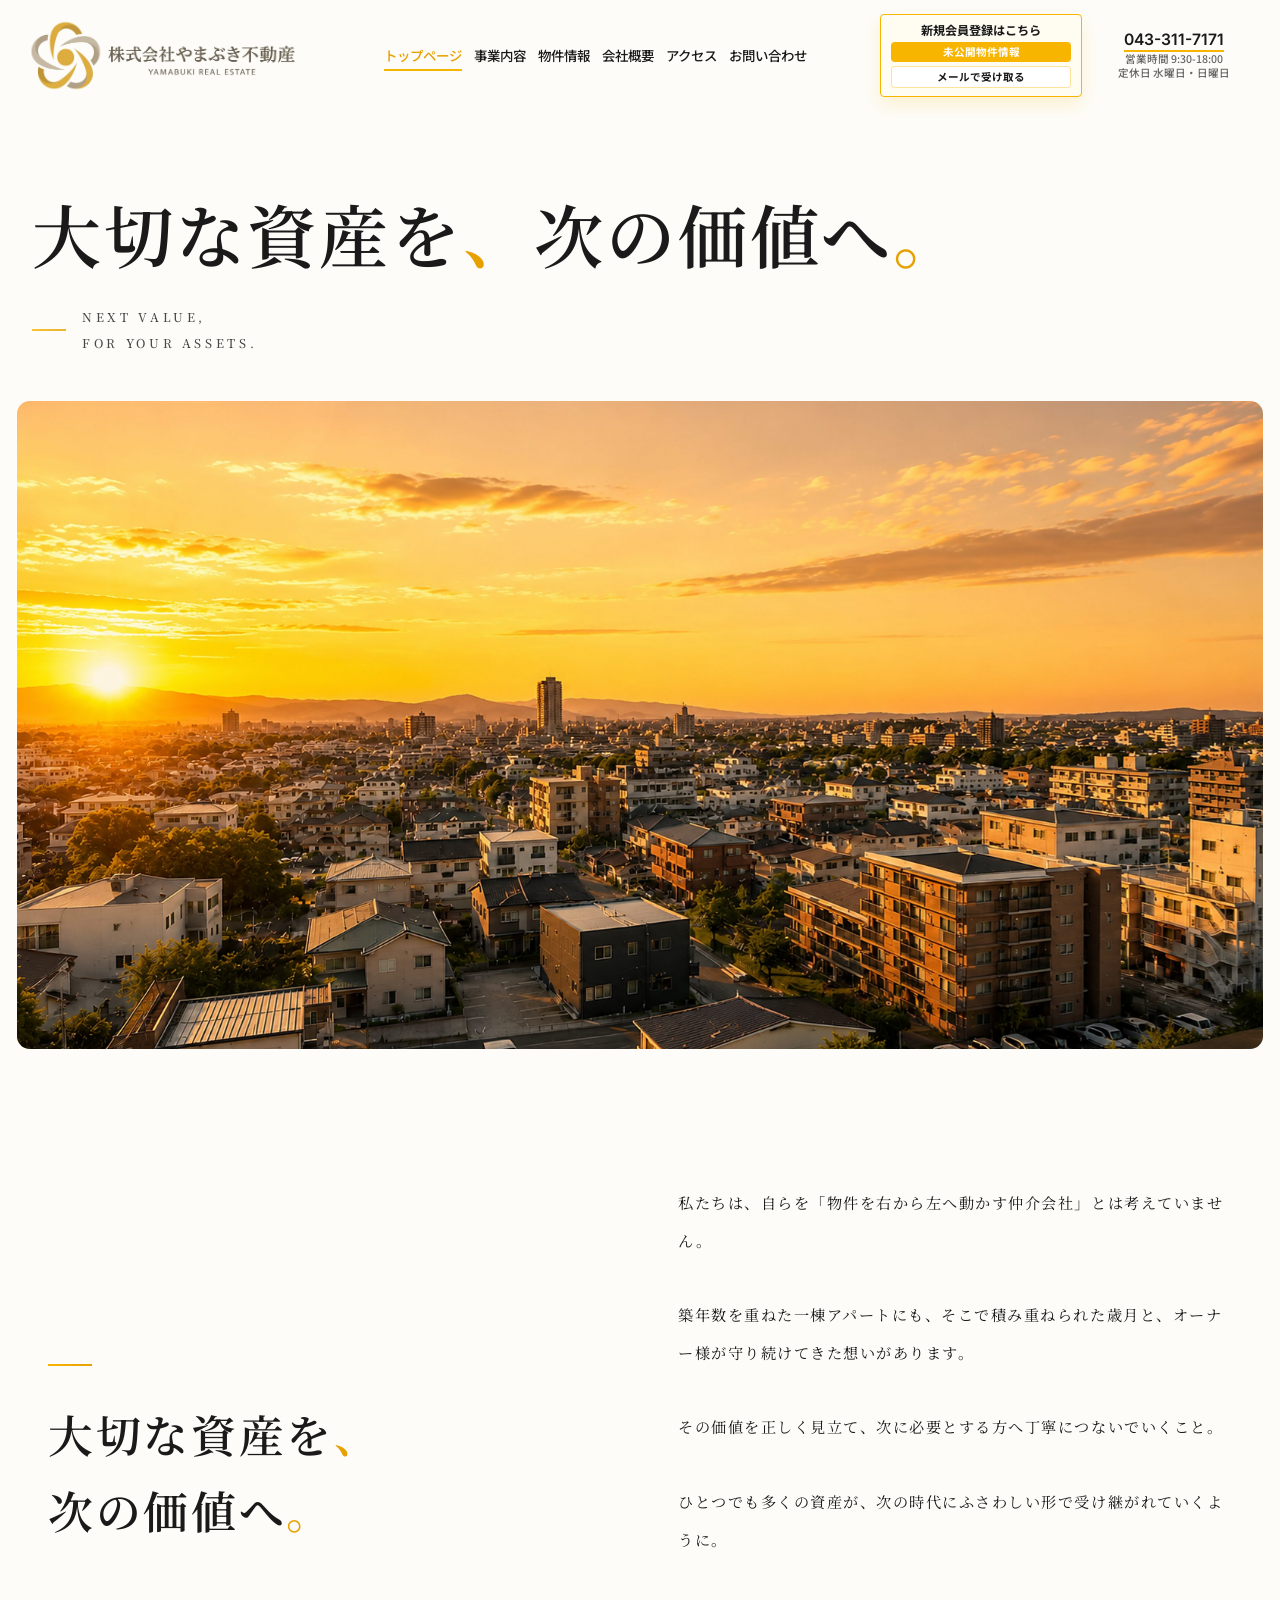
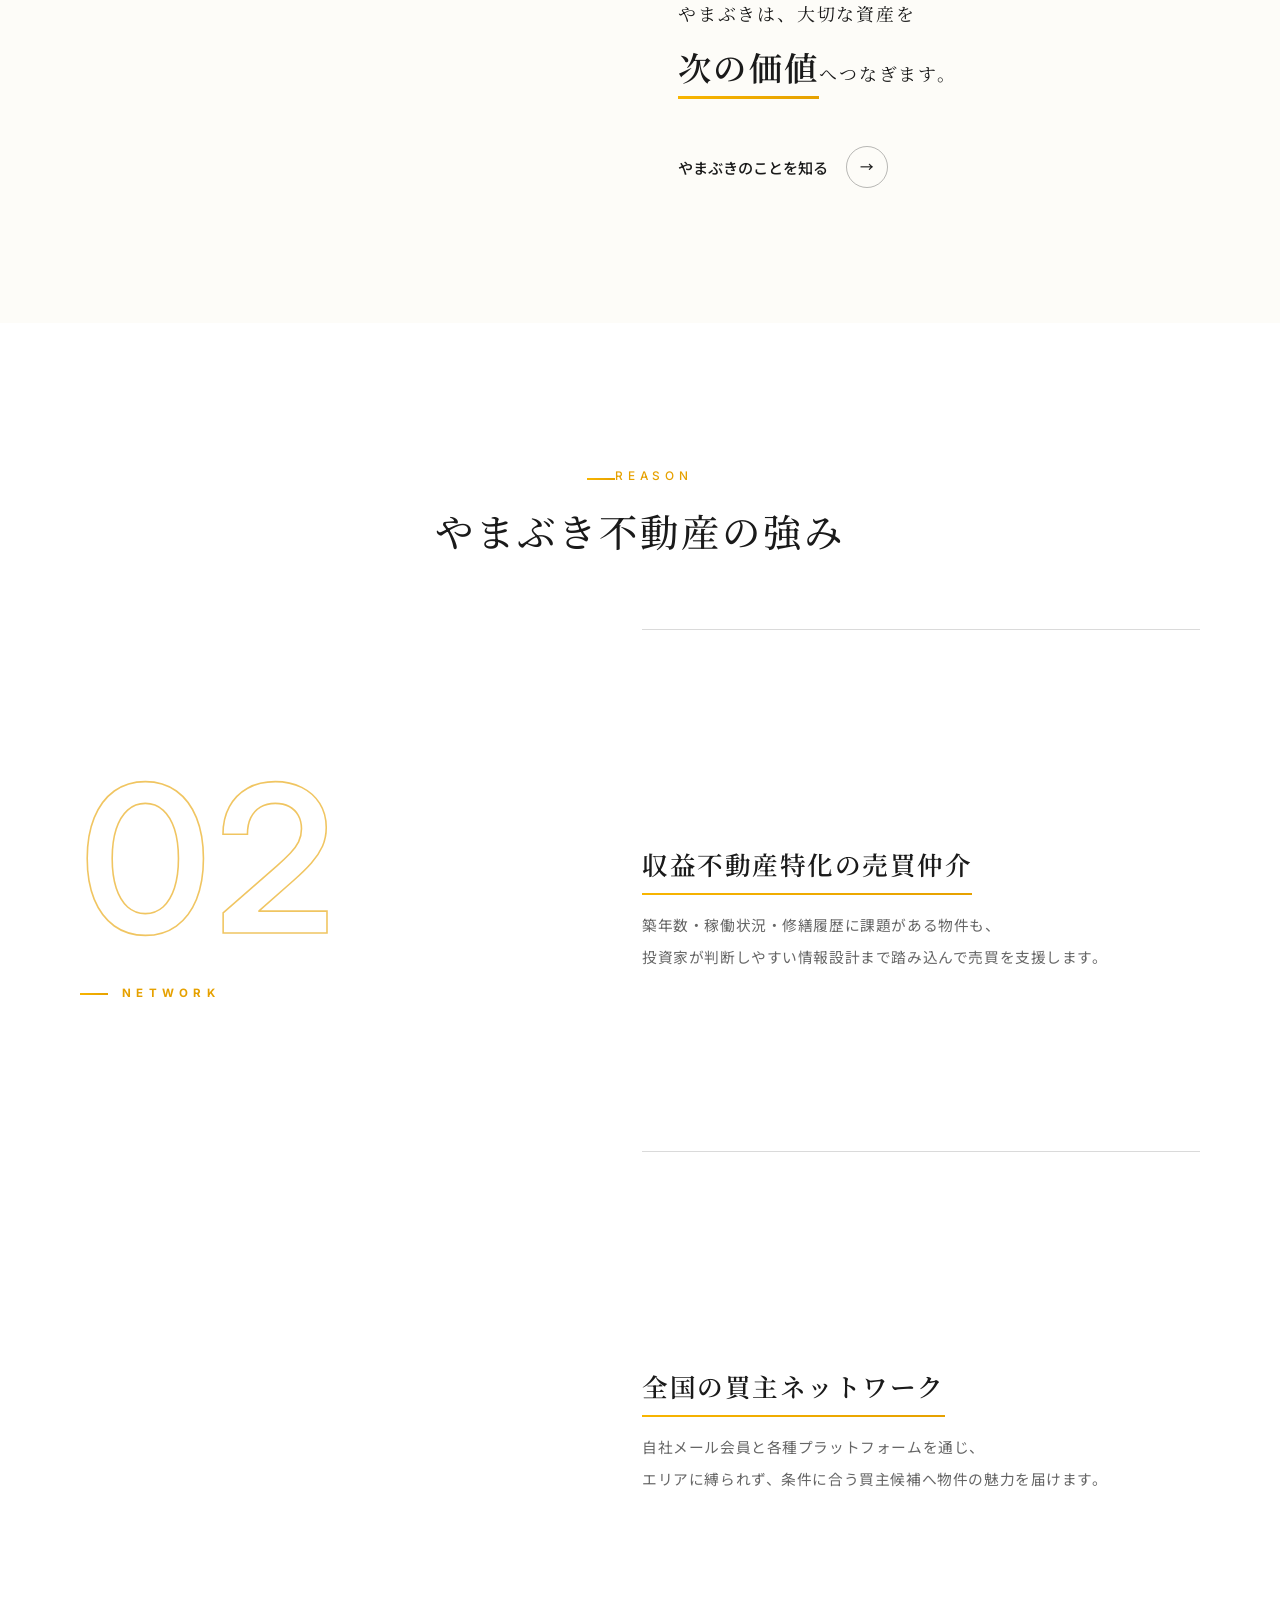
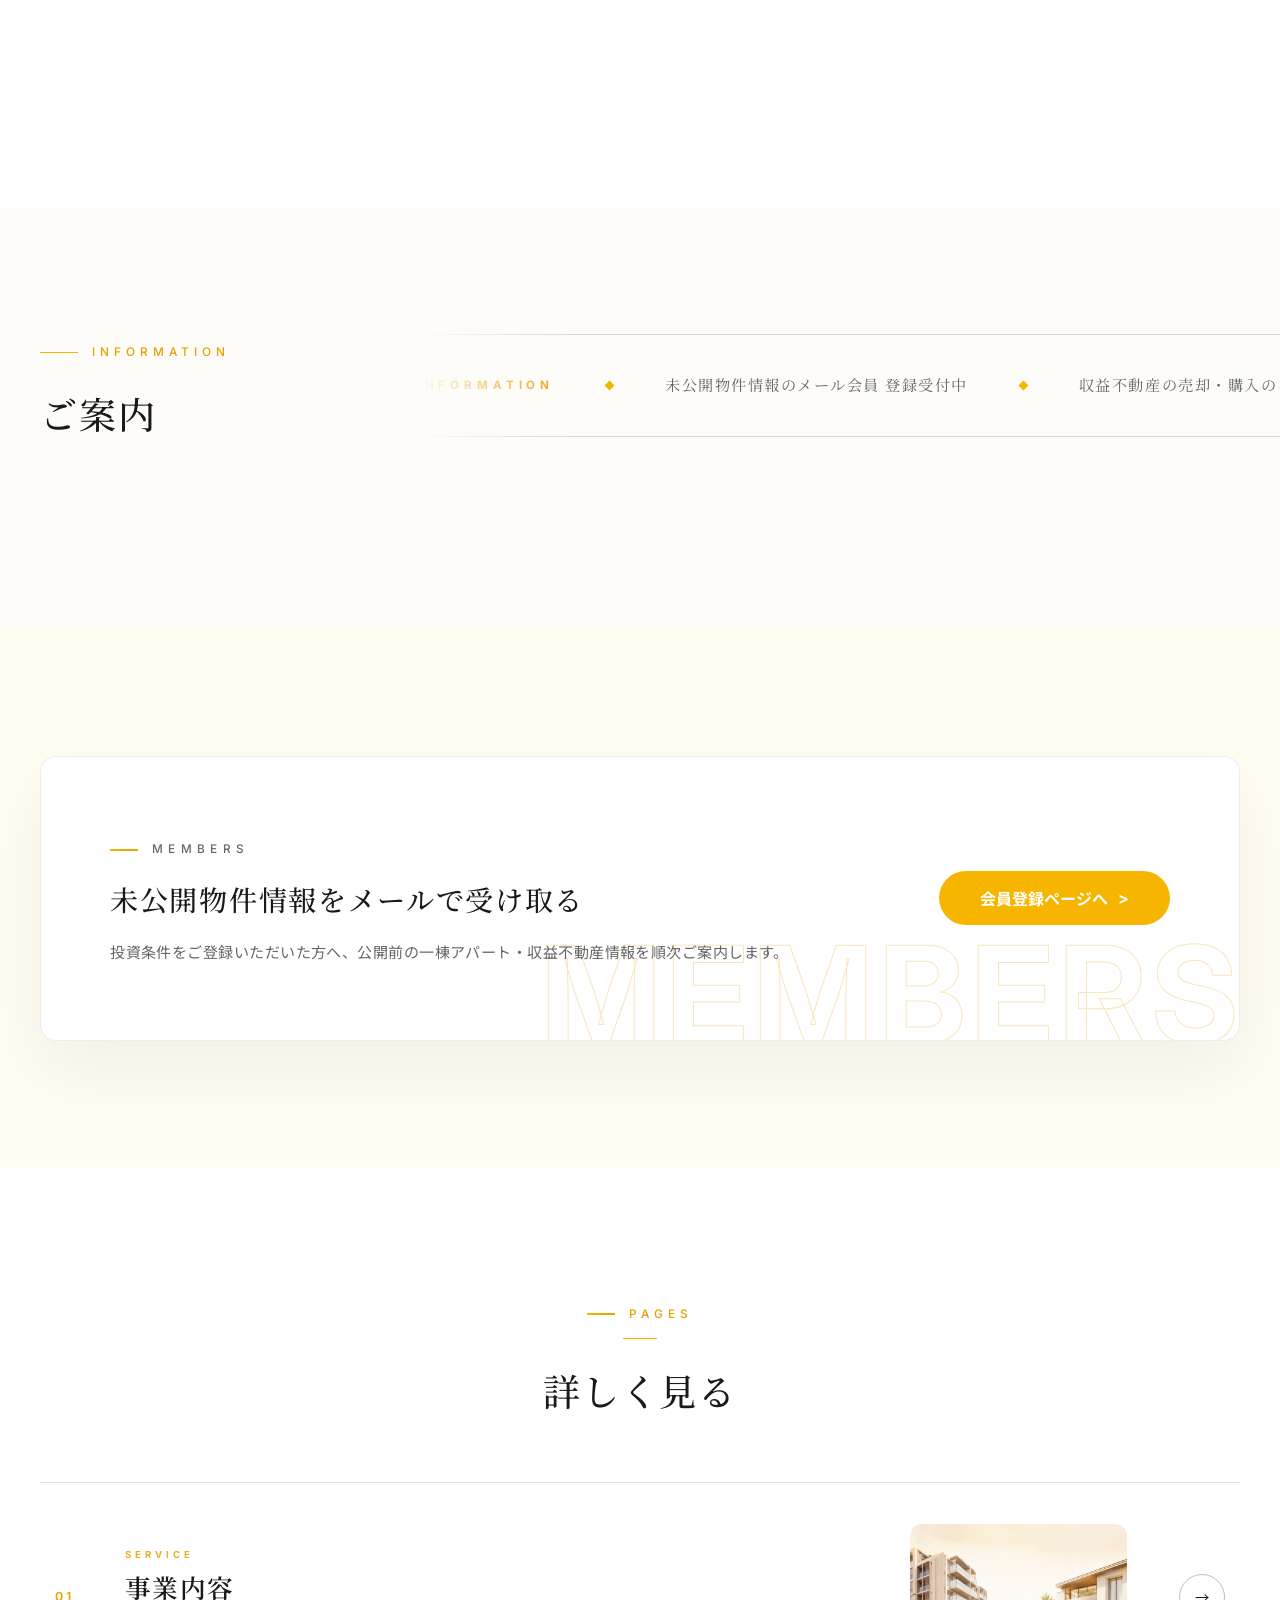
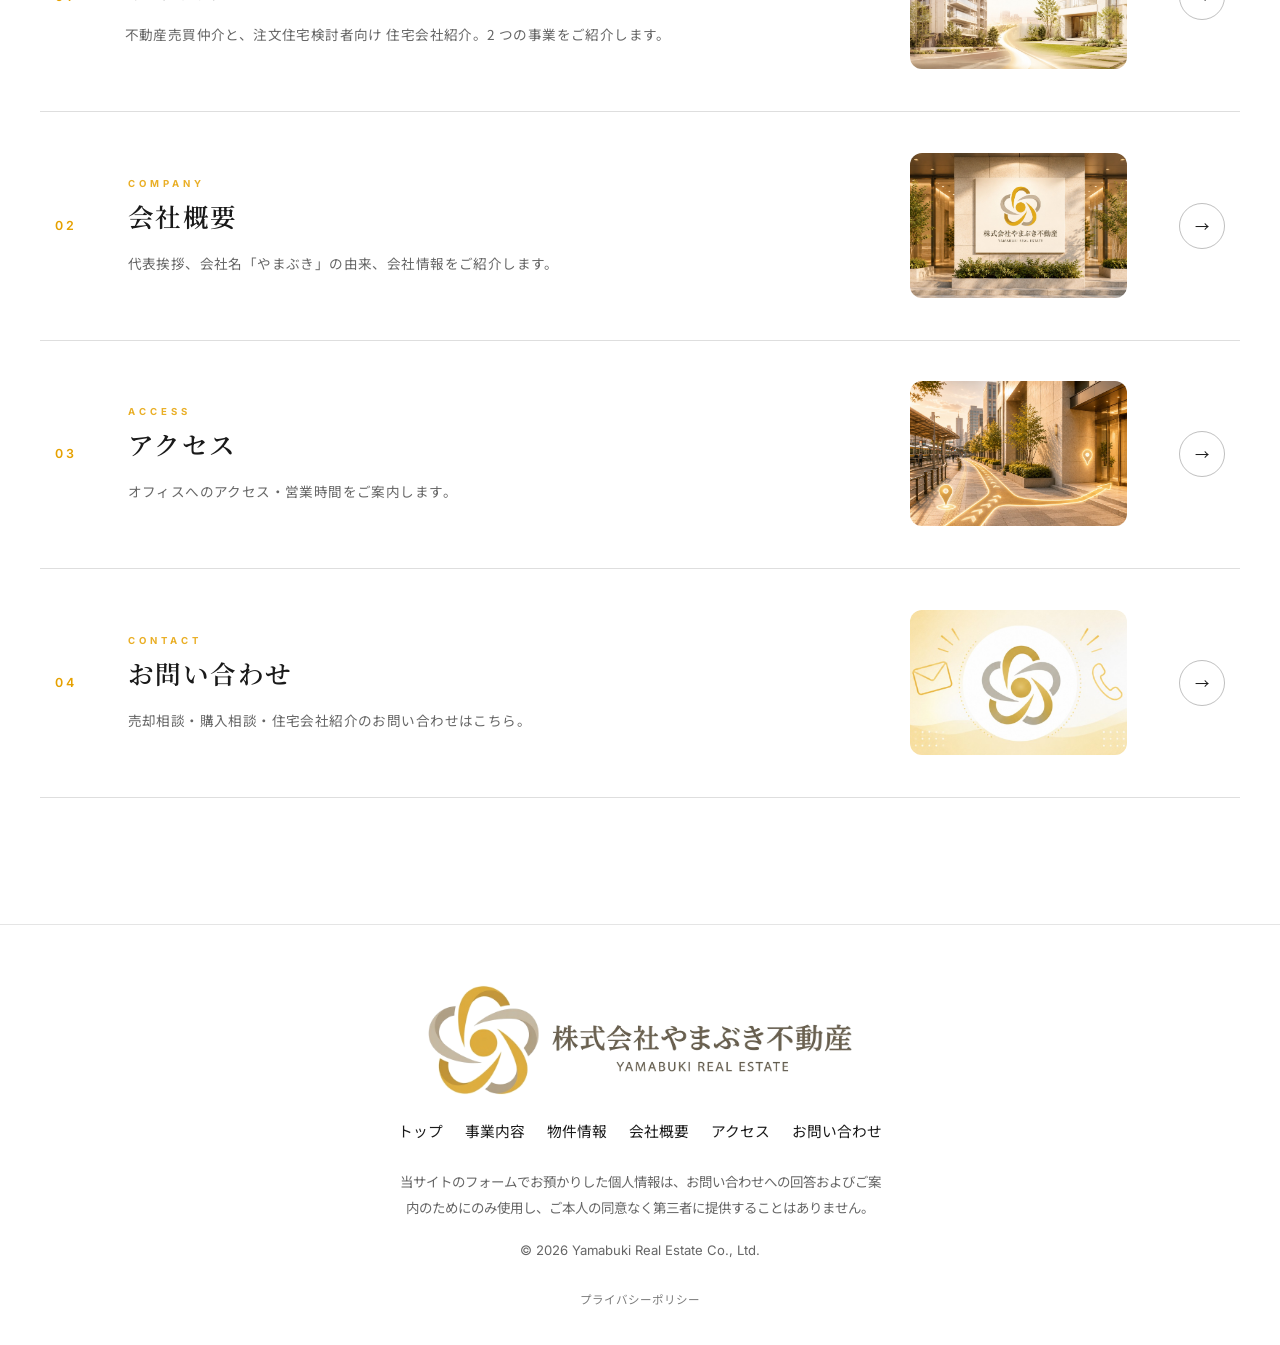
<file: index.html>
<!doctype html>
<html lang="ja">
  <head>
    <meta charset="utf-8">
    <meta name="viewport" content="width=device-width, initial-scale=1">
    <title>株式会社やまぶき不動産 ｜ 収益不動産の売買仲介</title>
    <meta name="description" content="株式会社やまぶき不動産は、築古一棟アパート・収益不動産の売買仲介と、注文住宅検討者向けの住宅会社紹介を行う不動産会社です。全国対応・利用料無料の住宅会社紹介で、お客様の資産形成と理想の住まいづくりを支援します。">
    <meta property="og:type" content="website">
    <meta property="og:title" content="株式会社やまぶき不動産 ｜ 収益不動産の売買仲介">
    <meta property="og:description" content="株式会社やまぶき不動産は、築古一棟アパート・収益不動産の売買仲介と、注文住宅検討者向けの住宅会社紹介を行う不動産会社です。全国対応・利用料無料の住宅会社紹介で、お客様の資産形成と理想の住まいづくりを支援します。">
    <meta property="og:image" content="https://yamabuki-realestate.com/assets/og-image.jpg">
    <meta property="og:url" content="https://yamabuki-realestate.com/">
    <meta name="twitter:card" content="summary_large_image">
    <link rel="icon" href="assets/favicon.ico">
    <link rel="icon" type="image/png" sizes="192x192" href="assets/icon-192.png">
    <link rel="icon" type="image/png" sizes="512x512" href="assets/icon-512.png">
    <link rel="apple-touch-icon" href="assets/apple-touch-icon.png">
    <link rel="preconnect" href="https://fonts.googleapis.com">
    <link rel="preconnect" href="https://fonts.gstatic.com" crossorigin>
    <link href="https://fonts.googleapis.com/css2?family=Inter:wght@400;500;600;700&family=Noto+Sans+JP:wght@400;500;700&family=Noto+Serif+JP:wght@500;600&display=swap" rel="stylesheet">
    <link rel="preload" as="image" href="assets/hero-city.jpg">
    <link rel="stylesheet" href="styles.css">
    <script type="application/ld+json">
      {
        "@context": "https://schema.org",
        "@type": "RealEstateAgent",
        "name": "株式会社やまぶき不動産",
        "url": "https://yamabuki-realestate.com/",
        "telephone": "+81-43-311-7171",
        "address": {
          "@type": "PostalAddress",
          "streetAddress": "新千葉2-5-14 ニュー芳野ビル4F 4A",
          "addressLocality": "千葉市中央区",
          "addressRegion": "千葉県",
          "postalCode": "260-0031",
          "addressCountry": "JP"
        },
        "openingHoursSpecification": [{
          "@type": "OpeningHoursSpecification",
          "dayOfWeek": ["Monday", "Tuesday", "Thursday", "Friday", "Saturday"],
          "opens": "09:30",
          "closes": "18:00"
        }]
      }
    </script>
  </head>
  <body>
    <div class="loader" data-loader aria-hidden="true">
      <div class="loader__stage">
        <p class="loader__phrase">
          <span class="loader__char" style="--i:0">大</span>
          <span class="loader__char" style="--i:1">切</span>
          <span class="loader__char" style="--i:2">な</span>
          <span class="loader__char" style="--i:3">資</span>
          <span class="loader__char" style="--i:4">産</span>
          <span class="loader__char" style="--i:5">を</span>
          <span class="loader__char" style="--i:6">、</span>
          <span class="loader__char" style="--i:7">次</span>
          <span class="loader__char" style="--i:8">の</span>
          <span class="loader__char" style="--i:9">価</span>
          <span class="loader__char" style="--i:10">値</span>
          <span class="loader__char" style="--i:11">へ</span>
          <span class="loader__char" style="--i:12">。</span>
        </p>
        <span class="loader__rule"></span>
        <p class="loader__en">YAMABUKI REAL ESTATE</p>
      </div>
      <div class="loader__logo-wrap" aria-hidden="true">
        <img class="loader__logo" src="assets/logo-header-transparent.png" alt="">
      </div>
      <div class="loader__overlay-wrap">
        <div class="loader__overlay loader__overlay--white"></div>
        <div class="loader__overlay loader__overlay--gold"></div>
      </div>
    </div>
    <header class="site-header site-header--fv" data-header>
      <a class="brand" href="index.html" aria-label="株式会社やまぶき不動産 トップへ">
        <img src="assets/logo-header-transparent.png" alt="株式会社やまぶき不動産">
      </a>
      <button class="menu-toggle" type="button" aria-label="メニューを開く" aria-expanded="false" data-menu-toggle>
        <span></span>
        <span></span>
      </button>
      <div class="header-panel" data-nav>
        <nav class="site-nav" aria-label="グローバルナビゲーション">
          <a class="is-active" href="index.html" aria-current="page">トップページ</a>
          <a href="service.html">事業内容</a>
          <a href="property.html">物件情報</a>
          <a href="company.html">会社概要</a>
          <a href="access.html">アクセス</a>
          <a href="contact.html">お問い合わせ</a>
        </nav>
        <div class="header-actions">
          <a class="member-card" href="property.html#member-form" aria-label="未公開物件情報のメール会員登録へ">
            <span>新規会員登録はこちら</span>
            <strong>未公開物件情報</strong>
            <em>メールで受け取る</em>
          </a>
          <div class="header-tel" aria-label="電話番号と営業時間">
            <a href="tel:0433117171">043-311-7171</a>
            <span>営業時間 9:30-18:00</span>
            <span>定休日 水曜日・日曜日</span>
          </div>
        </div>
      </div>
    </header>

    <main class="main-offset">
      <section class="hero" id="top" aria-labelledby="hero-title">
        <div class="hero__head">
          <h1 id="hero-title" class="hero__catch">大切な資産を、次の価値へ。</h1>
          <p class="hero__en" aria-hidden="true">Next value,<br>for your assets.</p>
        </div>
        <div class="hero__figure" aria-hidden="true">
          <div class="hero__photo"></div>
        </div>
      </section>

      <section class="philosophy" aria-labelledby="philosophy-copy">
        <div class="philosophy__inner">
          <div class="philosophy__left">
            <p class="philosophy__copy" id="philosophy-copy"><span class="pc-only">大切な資産を<span class="pt-gold">、</span><br>次の価値へ<span class="pt-gold">。</span></span><span class="sp-only">一棟一棟に<span class="pt-gold">、</span><br>物語がある<span class="pt-gold">。</span></span></p>
          </div>
          <div class="philosophy__right">
            <p class="fade-in">私たちは、自らを「物件を右から左へ動かす仲介会社」とは考えていません。</p>
            <p class="fade-in">築年数を重ねた一棟アパートにも、そこで積み重ねられた歳月と、オーナー様が守り続けてきた想いがあります。</p>
            <p class="fade-in">その価値を正しく見立て、次に必要とする方へ丁寧につないでいくこと。</p>
            <p class="fade-in">ひとつでも多くの資産が、次の時代にふさわしい形で受け継がれていくように。</p>
            <p class="philosophy__close fade-in">やまぶきは、大切な資産を<br><em>次の価値</em>へつなぎます。</p>
            <a class="philosophy__link fade-in" href="company.html">やまぶきのことを知る<span aria-hidden="true">→</span></a>
          </div>
        </div>
      </section>

      <section class="section reason-section" id="reason" aria-labelledby="reason-title">
        <div class="container">
          <div class="section__head section__head--center">
            <p class="label">Reason</p>
            <h2 id="reason-title">やまぶき不動産の強み</h2>
          </div>
          <div class="reason-scroll">
            <div class="reason-scroll__visual" aria-hidden="true">
              <div class="reason-visual__layer is-active" data-reason="1">
                <span class="reason-visual__num">01</span>
                <p class="reason-visual__en">Speciality</p>
              </div>
              <div class="reason-visual__layer" data-reason="2">
                <span class="reason-visual__num">02</span>
                <p class="reason-visual__en">Network</p>
              </div>
            </div>
            <div class="reason-scroll__items">
              <article class="reason-item fade-in" data-reason="1">
                <span class="reason-item__num" aria-hidden="true">01</span>
                <p class="reason-item__en" aria-hidden="true">Speciality</p>
                <h3>収益不動産特化の売買仲介</h3>
                <p class="reason-item__desc"><span>築年数・稼働状況・修繕履歴に課題がある物件も、</span><span>投資家が判断しやすい情報設計まで踏み込んで売買を支援します。</span></p>
              </article>
              <article class="reason-item fade-in" data-reason="2">
                <span class="reason-item__num" aria-hidden="true">02</span>
                <p class="reason-item__en" aria-hidden="true">Network</p>
                <h3>全国の買主ネットワーク</h3>
                <p class="reason-item__desc"><span>自社メール会員と各種プラットフォームを通じ、</span><span>エリアに縛られず、条件に合う買主候補へ物件の魅力を届けます。</span></p>
              </article>
            </div>
          </div>
        </div>
      </section>

      <section class="section news" id="news" aria-labelledby="news-title">
        <div class="container news-layout">
          <div class="section__head">
            <p class="label">Information</p>
            <h2 id="news-title">ご案内</h2>
          </div>
          <div class="news-list news-list--ticker" aria-label="ご案内">
            <p class="visually-hidden">未公開物件情報のメール会員を登録受付中です。収益不動産の売却・購入のご相談を承っています。</p>
            <div class="news-ticker" aria-hidden="true">
              <div class="news-ticker__track">
                <span class="news-ticker__en">Information</span><i></i><span class="news-ticker__jp">未公開物件情報のメール会員 登録受付中</span><i></i><span class="news-ticker__jp">収益不動産の売却・購入のご相談を承っています</span><i></i><span class="news-ticker__en">Information</span><i></i><span class="news-ticker__jp">未公開物件情報のメール会員 登録受付中</span><i></i><span class="news-ticker__jp">収益不動産の売却・購入のご相談を承っています</span><i></i>
              </div>
            </div>
          </div>
        </div>
      </section>

      <section class="section section--soft" aria-labelledby="member-banner-title">
        <div class="container">
          <div class="member-banner fade-in">
            <span class="member-banner__ghost" aria-hidden="true">MEMBERS</span>
            <div>
              <p class="label">Members</p>
              <h2 id="member-banner-title">未公開物件情報をメールで受け取る</h2>
              <p>投資条件をご登録いただいた方へ、公開前の一棟アパート・収益不動産情報を順次ご案内します。</p>
            </div>
            <a class="button button--primary" href="property.html#member-form">会員登録ページへ</a>
          </div>
        </div>
      </section>

      <section class="section" aria-labelledby="links-title">
        <div class="container">
          <div class="section__head section__head--center">
            <p class="label">Pages</p>
            <h2 id="links-title">詳しく見る</h2>
          </div>
          <div class="page-index">
            <a class="page-index__row fade-in" href="service.html">
              <span class="page-index__num" aria-hidden="true">01</span>
              <div class="page-index__text">
                <p class="page-index__en" aria-hidden="true">Service</p>
                <h3>事業内容</h3>
                <p class="page-index__desc">不動産売買仲介と、注文住宅検討者向け 住宅会社紹介。2 つの事業をご紹介します。</p>
              </div>
              <span class="page-index__thumb page-index__thumb--service" aria-hidden="true"></span>
              <span class="page-index__chip" aria-hidden="true">→</span>
            </a>
            <a class="page-index__row fade-in" href="company.html">
              <span class="page-index__num" aria-hidden="true">02</span>
              <div class="page-index__text">
                <p class="page-index__en" aria-hidden="true">Company</p>
                <h3>会社概要</h3>
                <p class="page-index__desc">代表挨拶、会社名「やまぶき」の由来、会社情報をご紹介します。</p>
              </div>
              <span class="page-index__thumb page-index__thumb--company" aria-hidden="true"></span>
              <span class="page-index__chip" aria-hidden="true">→</span>
            </a>
            <a class="page-index__row fade-in" href="access.html">
              <span class="page-index__num" aria-hidden="true">03</span>
              <div class="page-index__text">
                <p class="page-index__en" aria-hidden="true">Access</p>
                <h3>アクセス</h3>
                <p class="page-index__desc">オフィスへのアクセス・営業時間をご案内します。</p>
              </div>
              <span class="page-index__thumb page-index__thumb--access" aria-hidden="true"></span>
              <span class="page-index__chip" aria-hidden="true">→</span>
            </a>
            <a class="page-index__row fade-in" href="contact.html">
              <span class="page-index__num" aria-hidden="true">04</span>
              <div class="page-index__text">
                <p class="page-index__en" aria-hidden="true">Contact</p>
                <h3>お問い合わせ</h3>
                <p class="page-index__desc">売却相談・購入相談・住宅会社紹介のお問い合わせはこちら。</p>
              </div>
              <span class="page-index__thumb page-index__thumb--contact" aria-hidden="true"></span>
              <span class="page-index__chip" aria-hidden="true">→</span>
            </a>
          </div>
        </div>
      </section>
    </main>

    <footer class="site-footer">
      <div class="container footer-inner">
        <img class="footer-logo" src="assets/logo-header-transparent.png" alt="株式会社やまぶき不動産">
        <nav class="footer-nav" aria-label="フッターナビゲーション">
          <a href="index.html">トップ</a>
          <a href="service.html">事業内容</a>
          <a href="property.html">物件情報</a>
          <a href="company.html">会社概要</a>
          <a href="access.html">アクセス</a>
          <a href="contact.html">お問い合わせ</a>
        </nav>
        <p class="privacy-note">当サイトのフォームでお預かりした個人情報は、お問い合わせへの回答およびご案内のためにのみ使用し、ご本人の同意なく第三者に提供することはありません。</p>
        <p class="copyright">&copy; <span data-year></span> Yamabuki Real Estate Co., Ltd.</p>
        <p class="footer-legal"><a href="privacy.html">プライバシーポリシー</a></p>
      </div>
    </footer>

    <script src="script.js"></script>
  </body>
</html>
</file>
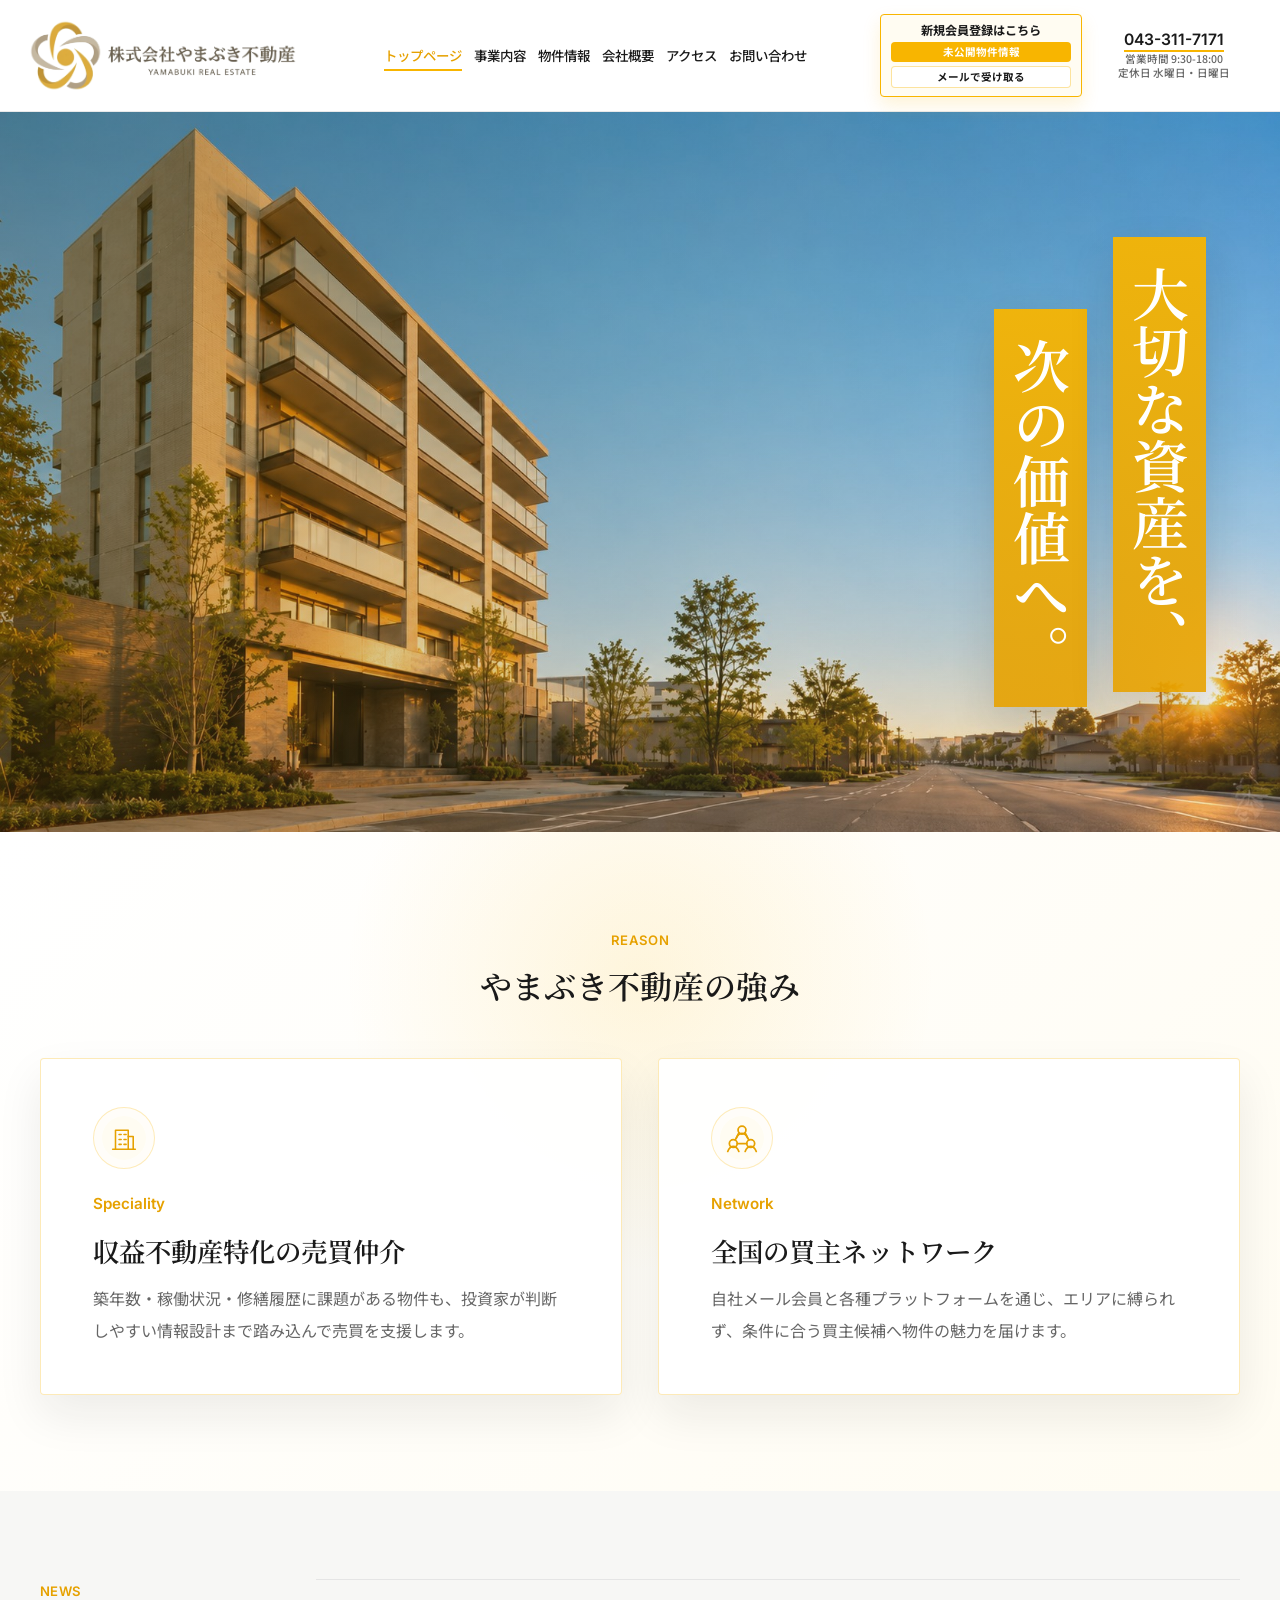
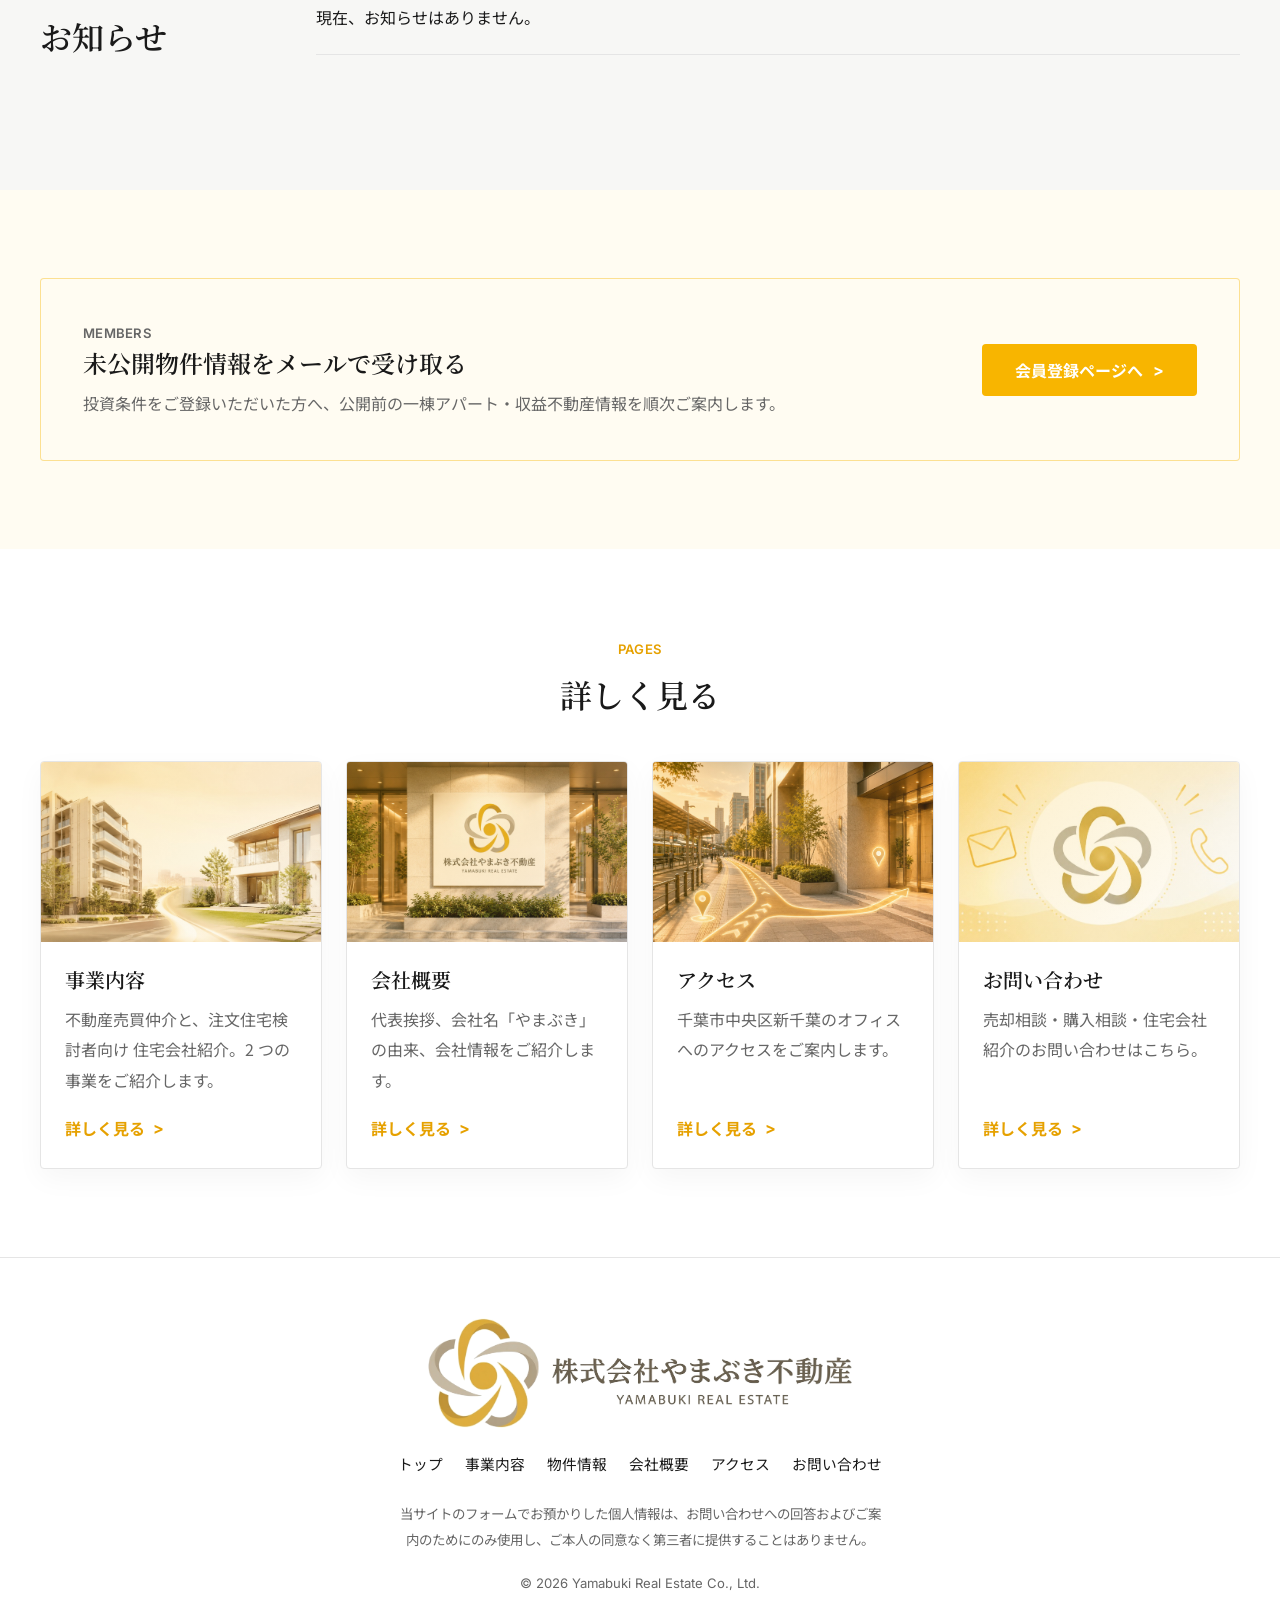
<file: 不動産会社HP（カッコよくない）完成形フォルダー/index.html>
<!doctype html>
<html lang="ja">
  <head>
    <meta charset="utf-8">
    <meta name="viewport" content="width=device-width, initial-scale=1">
    <title>株式会社やまぶき不動産 ｜ 千葉の不動産売買仲介・注文住宅会社紹介</title>
    <meta name="description" content="株式会社やまぶき不動産は、築古一棟アパート・収益不動産の売買仲介と、注文住宅検討者向けの住宅会社紹介を行う千葉の不動産会社です。全国対応・利用料無料の住宅会社紹介で、お客様の資産形成と理想の住まいづくりを支援します。">
    <meta property="og:type" content="website">
    <meta property="og:title" content="株式会社やまぶき不動産 ｜ 千葉の不動産売買仲介・注文住宅会社紹介">
    <meta property="og:description" content="株式会社やまぶき不動産は、築古一棟アパート・収益不動産の売買仲介と、注文住宅検討者向けの住宅会社紹介を行う千葉の不動産会社です。全国対応・利用料無料の住宅会社紹介で、お客様の資産形成と理想の住まいづくりを支援します。">
    <meta property="og:image" content="https://yamabuki-re.co.jp/assets/og-image.jpg">
    <meta property="og:url" content="https://yamabuki-re.co.jp/">
    <meta name="twitter:card" content="summary_large_image">
    <link rel="icon" href="assets/favicon.ico">
    <link rel="preconnect" href="https://fonts.googleapis.com">
    <link rel="preconnect" href="https://fonts.gstatic.com" crossorigin>
    <link href="https://fonts.googleapis.com/css2?family=Inter:wght@400;500;600&family=Noto+Sans+JP:wght@400;500;700&family=Noto+Serif+JP:wght@500;600&display=swap" rel="stylesheet">
    <link rel="stylesheet" href="styles.css">
    <script type="application/ld+json">
      {
        "@context": "https://schema.org",
        "@type": "RealEstateAgent",
        "name": "株式会社やまぶき不動産",
        "url": "https://yamabuki-re.co.jp/",
        "telephone": "+81-43-311-7171",
        "address": {
          "@type": "PostalAddress",
          "streetAddress": "新千葉2-5-14 ニュー芳野ビル4F 4A",
          "addressLocality": "千葉市中央区",
          "addressRegion": "千葉県",
          "postalCode": "260-0031",
          "addressCountry": "JP"
        },
        "openingHoursSpecification": [{
          "@type": "OpeningHoursSpecification",
          "dayOfWeek": ["Monday", "Tuesday", "Thursday", "Friday", "Saturday"],
          "opens": "09:30",
          "closes": "18:00"
        }]
      }
    </script>
  </head>
  <body>
    <header class="site-header" data-header>
      <a class="brand" href="index.html" aria-label="株式会社やまぶき不動産 トップへ">
        <img src="assets/logo-header-transparent.png" alt="株式会社やまぶき不動産">
      </a>
      <button class="menu-toggle" type="button" aria-label="メニューを開く" aria-expanded="false" data-menu-toggle>
        <span></span>
        <span></span>
      </button>
      <div class="header-panel" data-nav>
        <nav class="site-nav" aria-label="グローバルナビゲーション">
          <a class="is-active" href="index.html" aria-current="page">トップページ</a>
          <a href="service.html">事業内容</a>
          <a href="property.html">物件情報</a>
          <a href="company.html">会社概要</a>
          <a href="access.html">アクセス</a>
          <a href="contact.html">お問い合わせ</a>
        </nav>
        <div class="header-actions">
          <a class="member-card" href="property.html#member-form" aria-label="未公開物件情報のメール会員登録へ">
            <span>新規会員登録はこちら</span>
            <strong>未公開物件情報</strong>
            <em>メールで受け取る</em>
          </a>
          <div class="header-tel" aria-label="電話番号と営業時間">
            <a href="tel:0433117171">043-311-7171</a>
            <span>営業時間 9:30-18:00</span>
            <span>定休日 水曜日・日曜日</span>
          </div>
        </div>
      </div>
    </header>

    <main class="main-offset">
      <section class="hero" id="top" aria-labelledby="hero-title">
        <div class="hero__inner">
          <h1 id="hero-title" class="vertical-title">
            <span>大切な資産を、</span>
            <span>次の価値へ。</span>
          </h1>
        </div>
      </section>

      <section class="section reason-section" id="reason" aria-labelledby="reason-title">
        <div class="container">
          <div class="section__head section__head--center">
            <p class="label">Reason</p>
            <h2 id="reason-title">やまぶき不動産の強み</h2>
          </div>
          <div class="reason-grid">
            <article class="reason-card fade-in">
              <span class="reason-icon reason-icon--building" aria-hidden="true">
                <svg viewBox="0 0 48 48" focusable="false">
                  <path d="M12 40V13h18v27"></path>
                  <path d="M30 22h7v18"></path>
                  <path d="M17 19h3M24 19h3M17 26h3M24 26h3M17 33h3M24 33h3"></path>
                  <path d="M8 40h32"></path>
                </svg>
              </span>
              <span class="card-number">Speciality</span>
              <h3>収益不動産特化の売買仲介</h3>
              <p>築年数・稼働状況・修繕履歴に課題がある物件も、投資家が判断しやすい情報設計まで踏み込んで売買を支援します。</p>
            </article>
            <article class="reason-card fade-in">
              <span class="reason-icon reason-icon--network" aria-hidden="true">
                <svg viewBox="0 0 48 48" focusable="false">
                  <circle cx="24" cy="14" r="5"></circle>
                  <circle cx="13" cy="31" r="5"></circle>
                  <circle cx="35" cy="31" r="5"></circle>
                  <path d="M20 17.5 15.5 26.5M28 17.5 32.5 26.5M18 31h12"></path>
                  <path d="M6 41c1.6-4.4 4-6.5 7-6.5s5.4 2.1 7 6.5M28 41c1.6-4.4 4-6.5 7-6.5s5.4 2.1 7 6.5M17 24c1.6-3.8 3.9-5.7 7-5.7s5.4 1.9 7 5.7"></path>
                </svg>
              </span>
              <span class="card-number">Network</span>
              <h3>全国の買主ネットワーク</h3>
              <p>自社メール会員と各種プラットフォームを通じ、エリアに縛られず、条件に合う買主候補へ物件の魅力を届けます。</p>
            </article>
          </div>
        </div>
      </section>

      <section class="section news" id="news" aria-labelledby="news-title">
        <div class="container news-layout">
          <div class="section__head">
            <p class="label">News</p>
            <h2 id="news-title">お知らせ</h2>
          </div>
          <div class="news-list" aria-label="お知らせ一覧">
            <article class="news-item news-item--empty">
              <p>現在、お知らせはありません。</p>
            </article>
          </div>
        </div>
      </section>

      <section class="section section--soft" aria-labelledby="member-banner-title">
        <div class="container">
          <div class="member-banner fade-in">
            <div>
              <p class="label">Members</p>
              <h2 id="member-banner-title">未公開物件情報をメールで受け取る</h2>
              <p>投資条件をご登録いただいた方へ、公開前の一棟アパート・収益不動産情報を順次ご案内します。</p>
            </div>
            <a class="button button--primary" href="property.html#member-form">会員登録ページへ</a>
          </div>
        </div>
      </section>

      <section class="section" aria-labelledby="links-title">
        <div class="container">
          <div class="section__head section__head--center">
            <p class="label">Pages</p>
            <h2 id="links-title">詳しく見る</h2>
          </div>
          <div class="page-card-grid">
            <article class="link-card fade-in">
              <div class="link-card__image link-card__image--service" aria-hidden="true"></div>
              <div class="link-card__body">
                <h3>事業内容</h3>
                <p>不動産売買仲介と、注文住宅検討者向け 住宅会社紹介。2 つの事業をご紹介します。</p>
                <a class="text-link" href="service.html">詳しく見る</a>
              </div>
            </article>
            <article class="link-card fade-in">
              <div class="link-card__image link-card__image--company" aria-hidden="true"></div>
              <div class="link-card__body">
                <h3>会社概要</h3>
                <p>代表挨拶、会社名「やまぶき」の由来、会社情報をご紹介します。</p>
                <a class="text-link" href="company.html">詳しく見る</a>
              </div>
            </article>
            <article class="link-card fade-in">
              <div class="link-card__image link-card__image--access" aria-hidden="true"></div>
              <div class="link-card__body">
                <h3>アクセス</h3>
                <p>千葉市中央区新千葉のオフィスへのアクセスをご案内します。</p>
                <a class="text-link" href="access.html">詳しく見る</a>
              </div>
            </article>
            <article class="link-card fade-in">
              <div class="link-card__image link-card__image--contact" aria-hidden="true"></div>
              <div class="link-card__body">
                <h3>お問い合わせ</h3>
                <p>売却相談・購入相談・住宅会社紹介のお問い合わせはこちら。</p>
                <a class="text-link" href="contact.html">詳しく見る</a>
              </div>
            </article>
          </div>
        </div>
      </section>
    </main>

    <footer class="site-footer">
      <div class="container footer-inner">
        <img class="footer-logo" src="assets/logo-header-transparent.png" alt="株式会社やまぶき不動産">
        <nav class="footer-nav" aria-label="フッターナビゲーション">
          <a href="index.html">トップ</a>
          <a href="service.html">事業内容</a>
          <a href="property.html">物件情報</a>
          <a href="company.html">会社概要</a>
          <a href="access.html">アクセス</a>
          <a href="contact.html">お問い合わせ</a>
        </nav>
        <p class="privacy-note">当サイトのフォームでお預かりした個人情報は、お問い合わせへの回答およびご案内のためにのみ使用し、ご本人の同意なく第三者に提供することはありません。</p>
        <p class="copyright">&copy; <span data-year></span> Yamabuki Real Estate Co., Ltd.</p>
      </div>
    </footer>

    <script src="script.js"></script>
  </body>
</html>
</file>
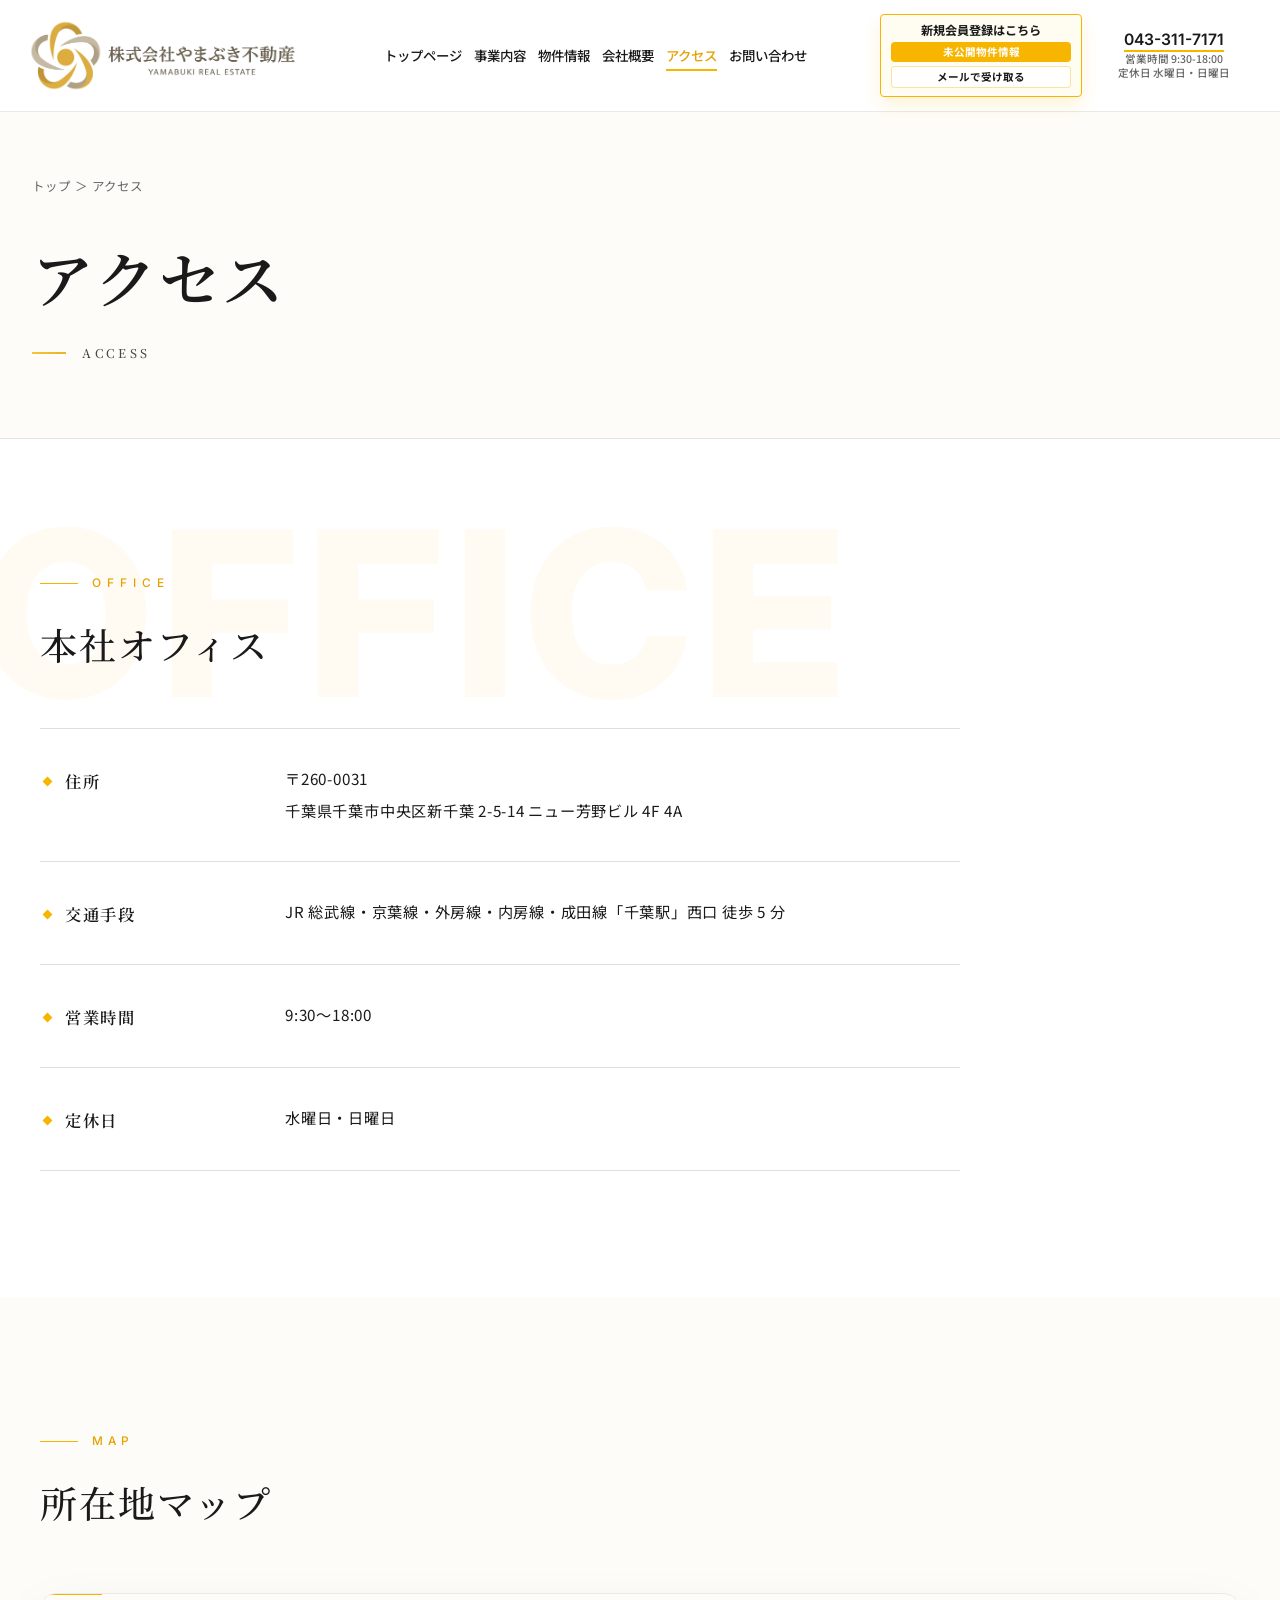
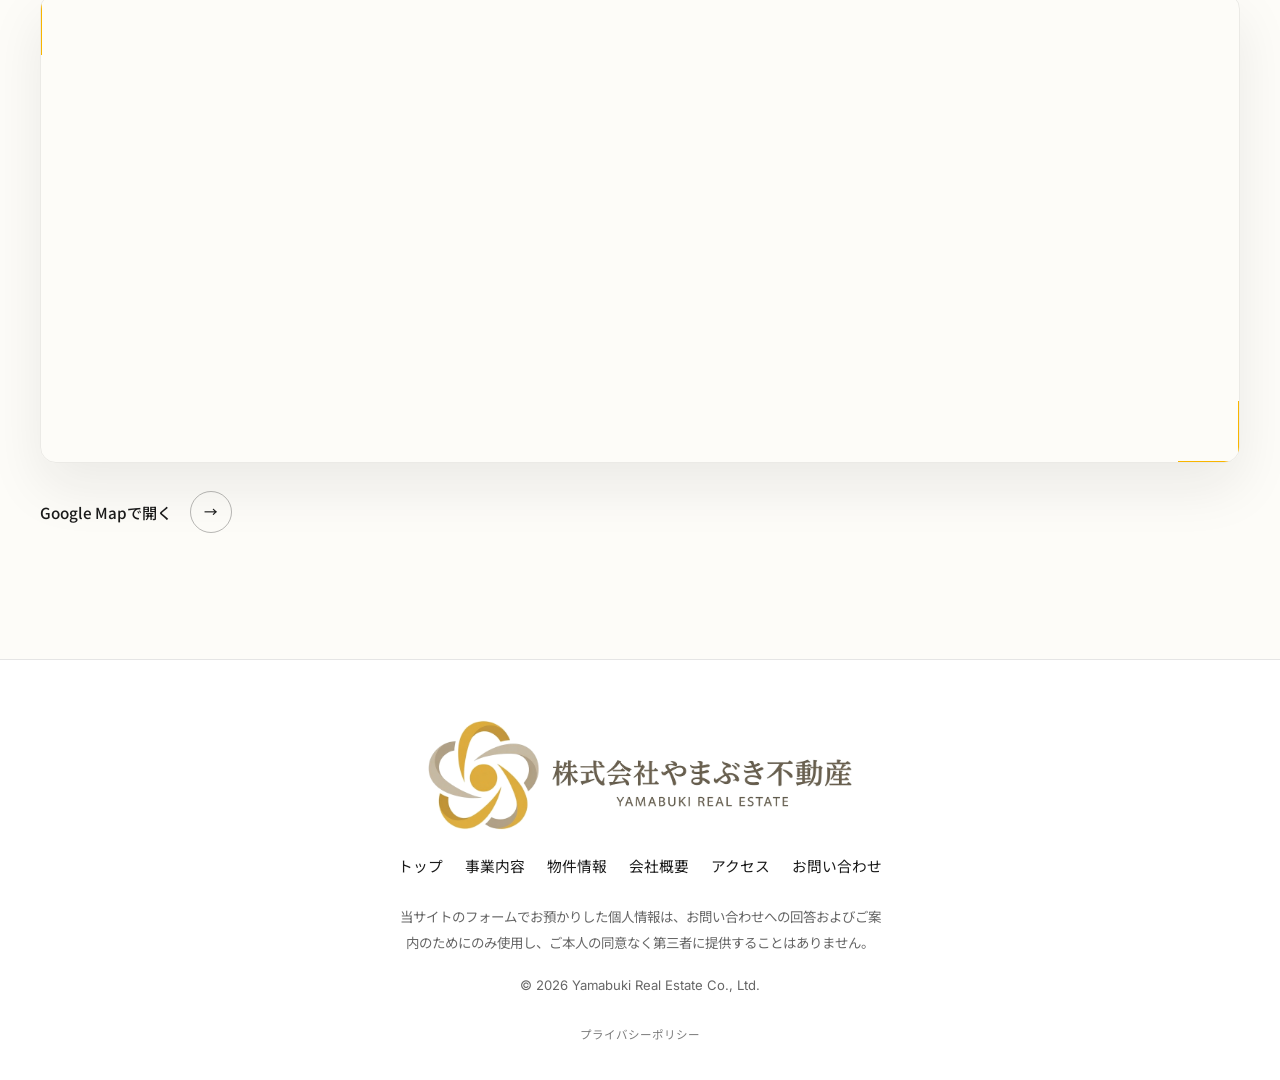
<file: access.html>
<!doctype html>
<html lang="ja">
  <head>
    <meta charset="utf-8">
    <meta name="viewport" content="width=device-width, initial-scale=1">
    <title>アクセス ｜ 株式会社やまぶき不動産</title>
    <meta name="description" content="千葉県千葉市中央区新千葉のオフィスへのアクセス・営業時間をご案内します。JR 千葉駅 西口より徒歩 5 分。">
    <meta property="og:type" content="website">
    <meta property="og:title" content="アクセス ｜ 株式会社やまぶき不動産">
    <meta property="og:description" content="千葉県千葉市中央区新千葉のオフィスへのアクセス・営業時間をご案内します。JR 千葉駅 西口より徒歩 5 分。">
    <meta property="og:image" content="https://yamabuki-realestate.com/assets/og-image.jpg">
    <meta property="og:url" content="https://yamabuki-realestate.com/access.html">
    <meta name="twitter:card" content="summary_large_image">
    <link rel="icon" href="assets/favicon.ico">
    <link rel="icon" type="image/png" sizes="192x192" href="assets/icon-192.png">
    <link rel="icon" type="image/png" sizes="512x512" href="assets/icon-512.png">
    <link rel="apple-touch-icon" href="assets/apple-touch-icon.png">
    <link rel="preconnect" href="https://fonts.googleapis.com">
    <link rel="preconnect" href="https://fonts.gstatic.com" crossorigin>
    <link href="https://fonts.googleapis.com/css2?family=Inter:wght@400;500;600;700&family=Noto+Sans+JP:wght@400;500;700&family=Noto+Serif+JP:wght@500;600&display=swap" rel="stylesheet">
    <link rel="stylesheet" href="styles.css">
    <script type="application/ld+json">
      {
        "@context": "https://schema.org",
        "@type": "RealEstateAgent",
        "name": "株式会社やまぶき不動産",
        "url": "https://yamabuki-realestate.com/",
        "telephone": "+81-43-311-7171",
        "address": {
          "@type": "PostalAddress",
          "streetAddress": "新千葉2-5-14 ニュー芳野ビル4F 4A",
          "addressLocality": "千葉市中央区",
          "addressRegion": "千葉県",
          "postalCode": "260-0031",
          "addressCountry": "JP"
        },
        "openingHoursSpecification": [{
          "@type": "OpeningHoursSpecification",
          "dayOfWeek": ["Monday", "Tuesday", "Thursday", "Friday", "Saturday"],
          "opens": "09:30",
          "closes": "18:00"
        }]
      }
    </script>
  </head>
  <body>
    <div class="loader" data-loader aria-hidden="true">
      <div class="loader__stage">
        <p class="loader__phrase">
          <span class="loader__char" style="--i:0">大</span>
          <span class="loader__char" style="--i:1">切</span>
          <span class="loader__char" style="--i:2">な</span>
          <span class="loader__char" style="--i:3">資</span>
          <span class="loader__char" style="--i:4">産</span>
          <span class="loader__char" style="--i:5">を</span>
          <span class="loader__char" style="--i:6">、</span>
          <span class="loader__char" style="--i:7">次</span>
          <span class="loader__char" style="--i:8">の</span>
          <span class="loader__char" style="--i:9">価</span>
          <span class="loader__char" style="--i:10">値</span>
          <span class="loader__char" style="--i:11">へ</span>
          <span class="loader__char" style="--i:12">。</span>
        </p>
        <span class="loader__rule"></span>
        <p class="loader__en">YAMABUKI REAL ESTATE</p>
      </div>
      <div class="loader__logo-wrap" aria-hidden="true">
        <img class="loader__logo" src="assets/logo-header-transparent.png" alt="">
      </div>
      <div class="loader__overlay-wrap">
        <div class="loader__overlay loader__overlay--white"></div>
        <div class="loader__overlay loader__overlay--gold"></div>
      </div>
    </div>
    <header class="site-header" data-header>
      <a class="brand" href="index.html" aria-label="株式会社やまぶき不動産 トップへ">
        <img src="assets/logo-header-transparent.png" alt="株式会社やまぶき不動産">
      </a>
      <button class="menu-toggle" type="button" aria-label="メニューを開く" aria-expanded="false" data-menu-toggle>
        <span></span>
        <span></span>
      </button>
      <div class="header-panel" data-nav>
        <nav class="site-nav" aria-label="グローバルナビゲーション">
          <a href="index.html">トップページ</a>
          <a href="service.html">事業内容</a>
          <a href="property.html">物件情報</a>
          <a href="company.html">会社概要</a>
          <a class="is-active" href="access.html" aria-current="page">アクセス</a>
          <a href="contact.html">お問い合わせ</a>
        </nav>
        <div class="header-actions">
          <a class="member-card" href="property.html#member-form" aria-label="未公開物件情報のメール会員登録へ">
            <span>新規会員登録はこちら</span>
            <strong>未公開物件情報</strong>
            <em>メールで受け取る</em>
          </a>
          <div class="header-tel" aria-label="電話番号と営業時間">
            <a href="tel:0433117171">043-311-7171</a>
            <span>営業時間 9:30-18:00</span>
            <span>定休日 水曜日・日曜日</span>
          </div>
        </div>
      </div>
    </header>

    <main class="main-offset">
      <section class="page-head" aria-labelledby="page-title">
        <div class="page-head__inner">
          <div class="breadcrumb"><a href="index.html">トップ</a> ＞ アクセス</div>
          <h1 id="page-title" class="hero__catch">アクセス</h1>
          <p class="hero__en" aria-hidden="true">Access</p>
        </div>
      </section>

      <section class="section office-section" id="info" aria-labelledby="info-title">
        <div class="container">
          <div class="section__head">
            <p class="label">Office</p>
            <h2 id="info-title">本社オフィス</h2>
          </div>
          <dl class="office-table">
            <div class="office-table__row fade-in">
              <dt>住所</dt>
              <dd>〒260-0031<br>千葉県千葉市中央区新千葉 2-5-14 ニュー芳野ビル 4F 4A</dd>
            </div>
            <div class="office-table__row fade-in">
              <dt>交通手段</dt>
              <dd>JR 総武線・京葉線・外房線・内房線・成田線「千葉駅」西口 徒歩 5 分</dd>
            </div>
            <div class="office-table__row fade-in">
              <dt>営業時間</dt>
              <dd>9:30〜18:00</dd>
            </div>
            <div class="office-table__row fade-in">
              <dt>定休日</dt>
              <dd>水曜日・日曜日</dd>
            </div>
          </dl>
        </div>
      </section>

      <section class="section section--map" id="map" aria-labelledby="map-title">
        <div class="container">
          <div class="section__head">
            <p class="label">Map</p>
            <h2 id="map-title">所在地マップ</h2>
          </div>
          <div class="map-frame map-frame--editorial fade-in">
            <iframe
              src="https://www.google.com/maps?q=%E5%8D%83%E8%91%89%E7%9C%8C%E5%8D%83%E8%91%89%E5%B8%82%E4%B8%AD%E5%A4%AE%E5%8C%BA%E6%96%B0%E5%8D%83%E8%91%892-5-14&output=embed"
              width="100%" height="460"
              style="border:0;"
              loading="lazy"
              title="株式会社やまぶき不動産 所在地マップ"
              referrerpolicy="no-referrer-when-downgrade"
              allowfullscreen></iframe>
          </div>
          <p class="map-open fade-in">
            <a class="philosophy__link" href="https://www.google.com/maps?q=%E5%8D%83%E8%91%89%E7%9C%8C%E5%8D%83%E8%91%89%E5%B8%82%E4%B8%AD%E5%A4%AE%E5%8C%BA%E6%96%B0%E5%8D%83%E8%91%892-5-14" target="_blank" rel="noopener">Google Mapで開く<span aria-hidden="true">→</span></a>
          </p>
        </div>
      </section>
    </main>

    <footer class="site-footer">
      <div class="container footer-inner">
        <img class="footer-logo" src="assets/logo-header-transparent.png" alt="株式会社やまぶき不動産">
        <nav class="footer-nav" aria-label="フッターナビゲーション">
          <a href="index.html">トップ</a>
          <a href="service.html">事業内容</a>
          <a href="property.html">物件情報</a>
          <a href="company.html">会社概要</a>
          <a href="access.html">アクセス</a>
          <a href="contact.html">お問い合わせ</a>
        </nav>
        <p class="privacy-note">当サイトのフォームでお預かりした個人情報は、お問い合わせへの回答およびご案内のためにのみ使用し、ご本人の同意なく第三者に提供することはありません。</p>
        <p class="copyright">&copy; <span data-year></span> Yamabuki Real Estate Co., Ltd.</p>
        <p class="footer-legal"><a href="privacy.html">プライバシーポリシー</a></p>
      </div>
    </footer>

    <script src="script.js"></script>
  </body>
</html>
</file>
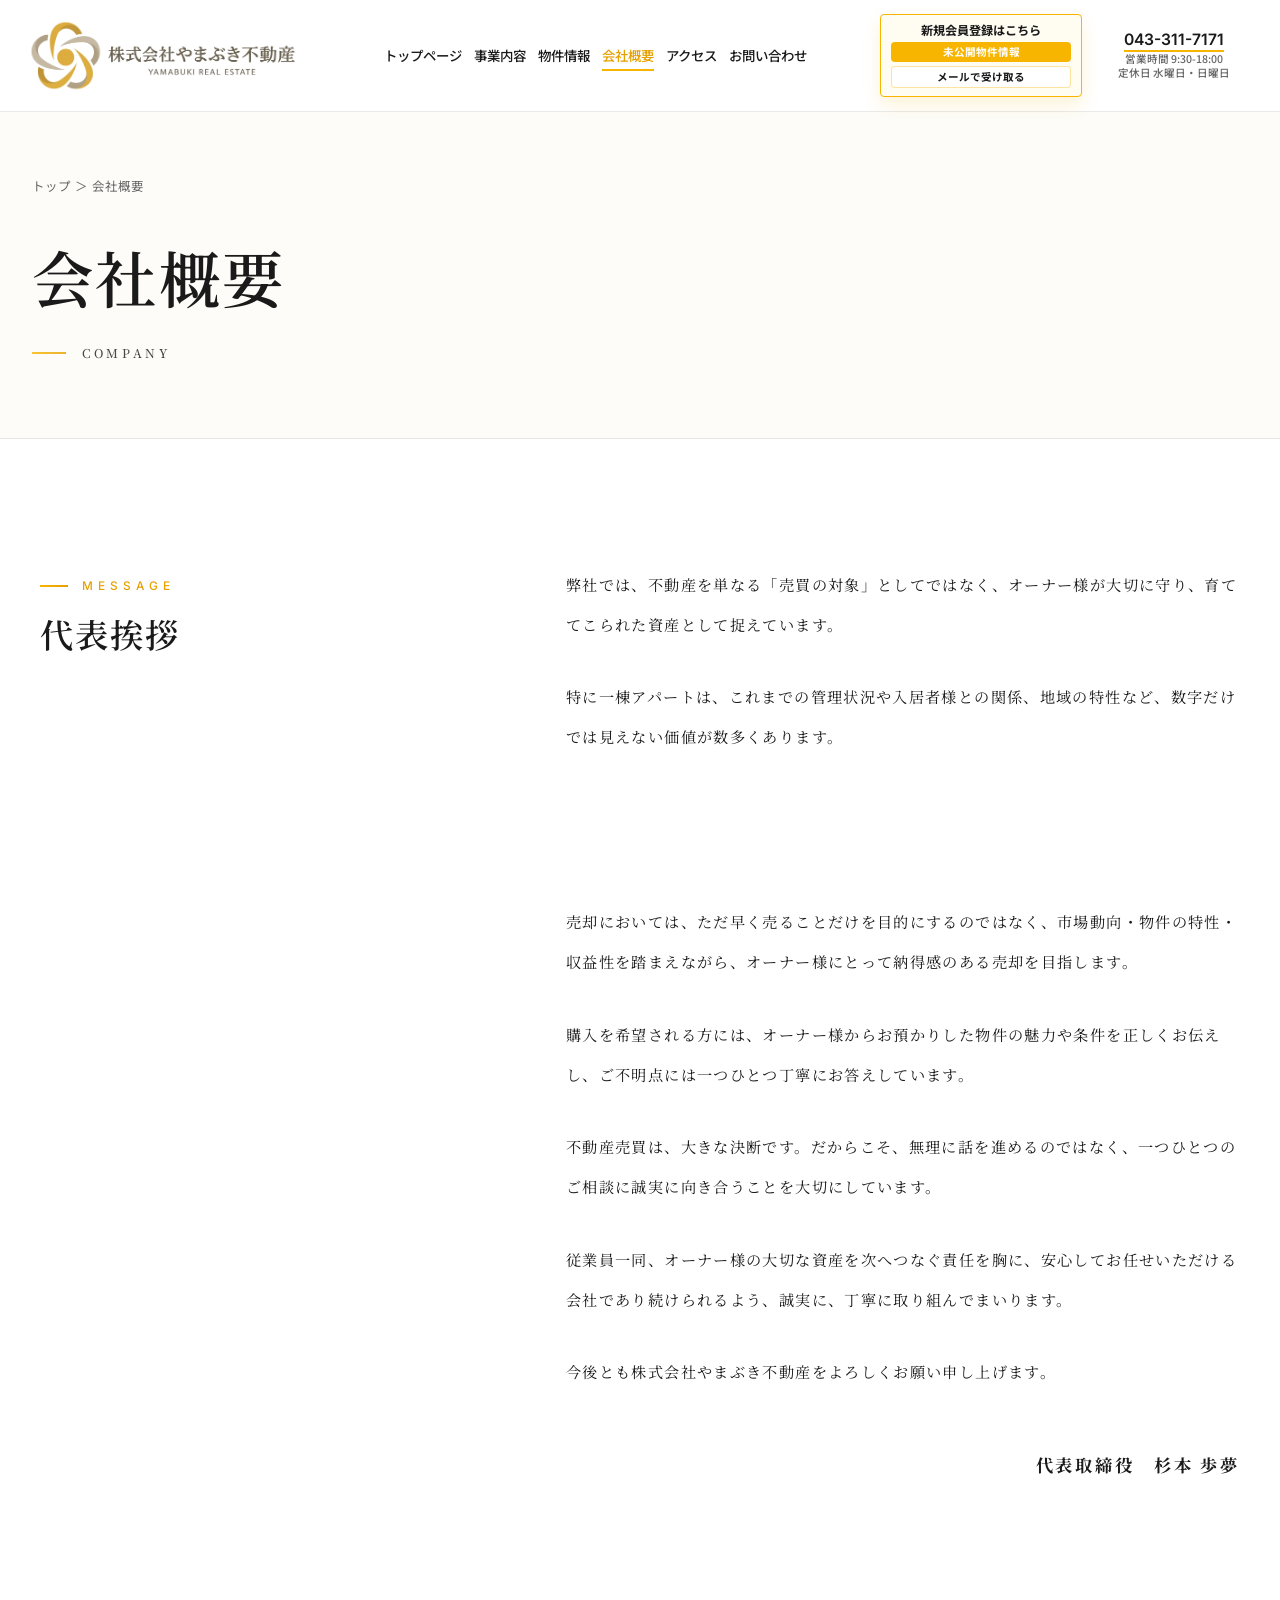
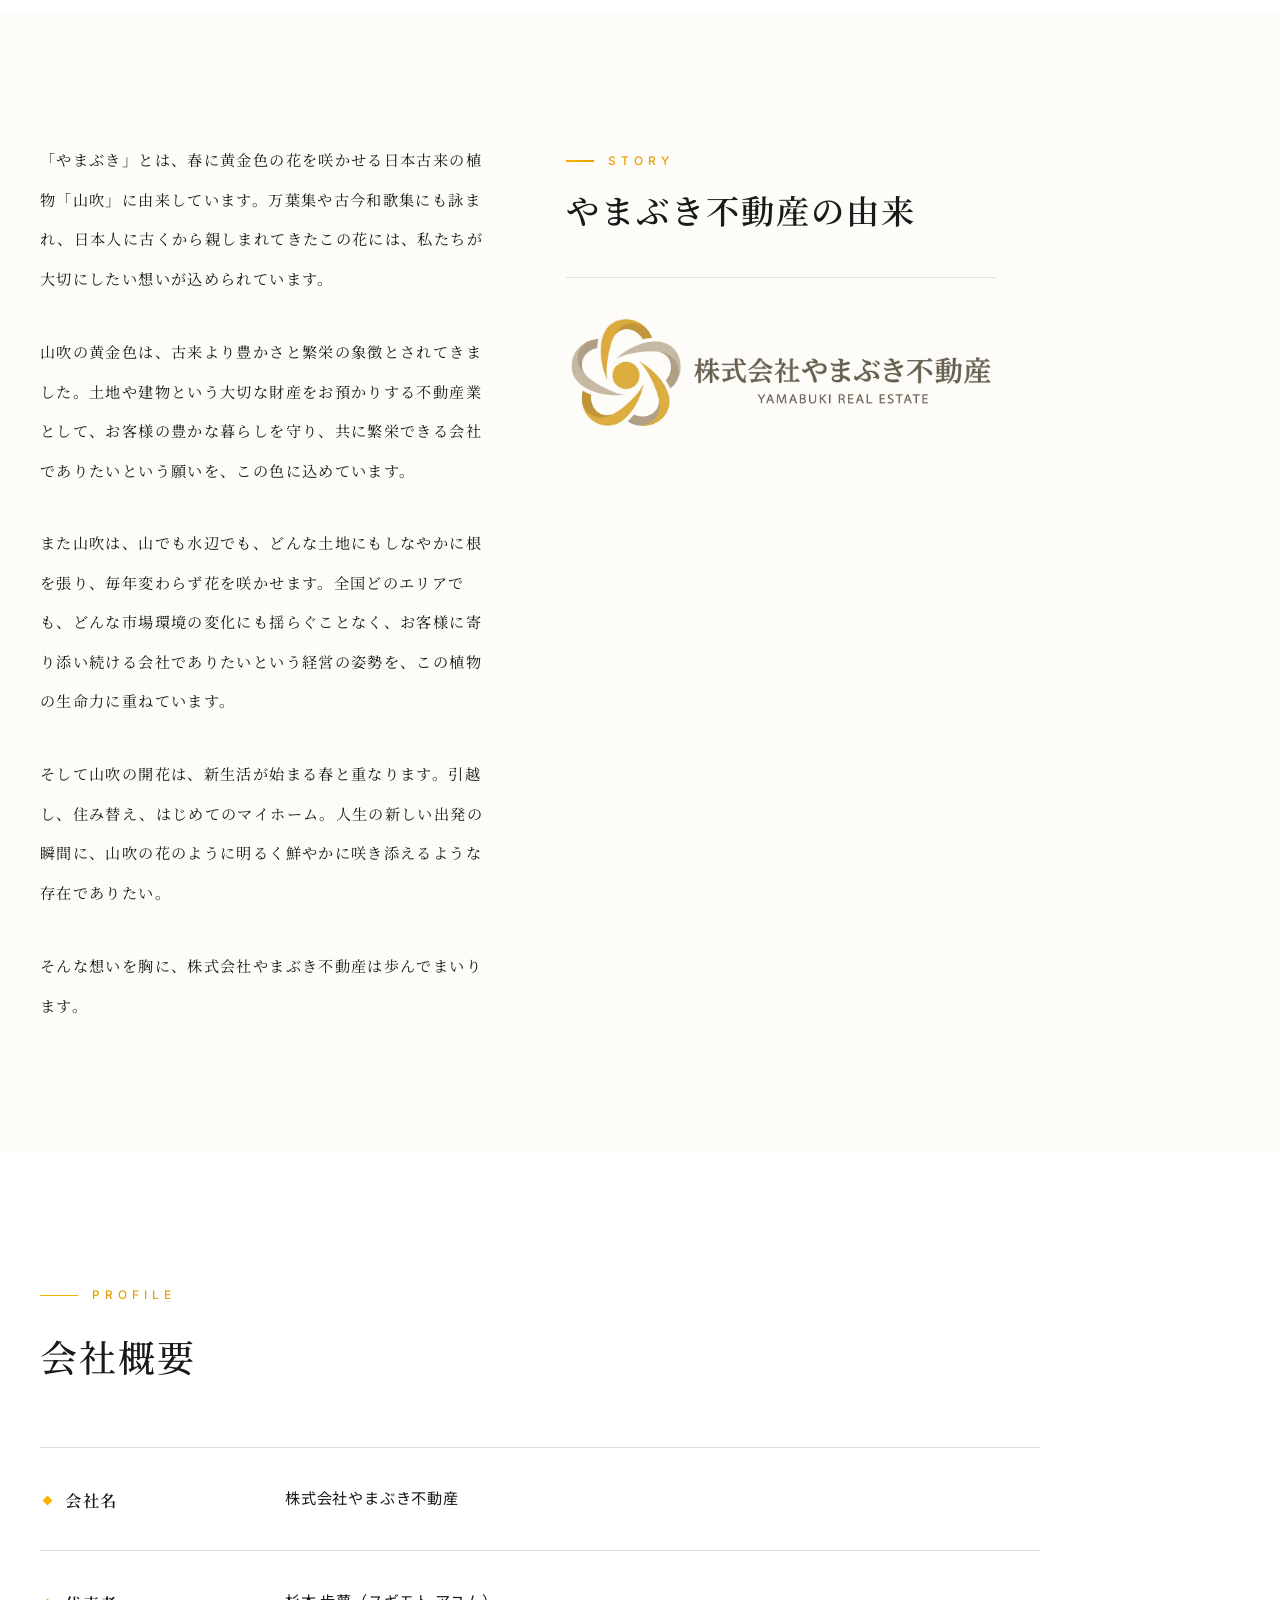
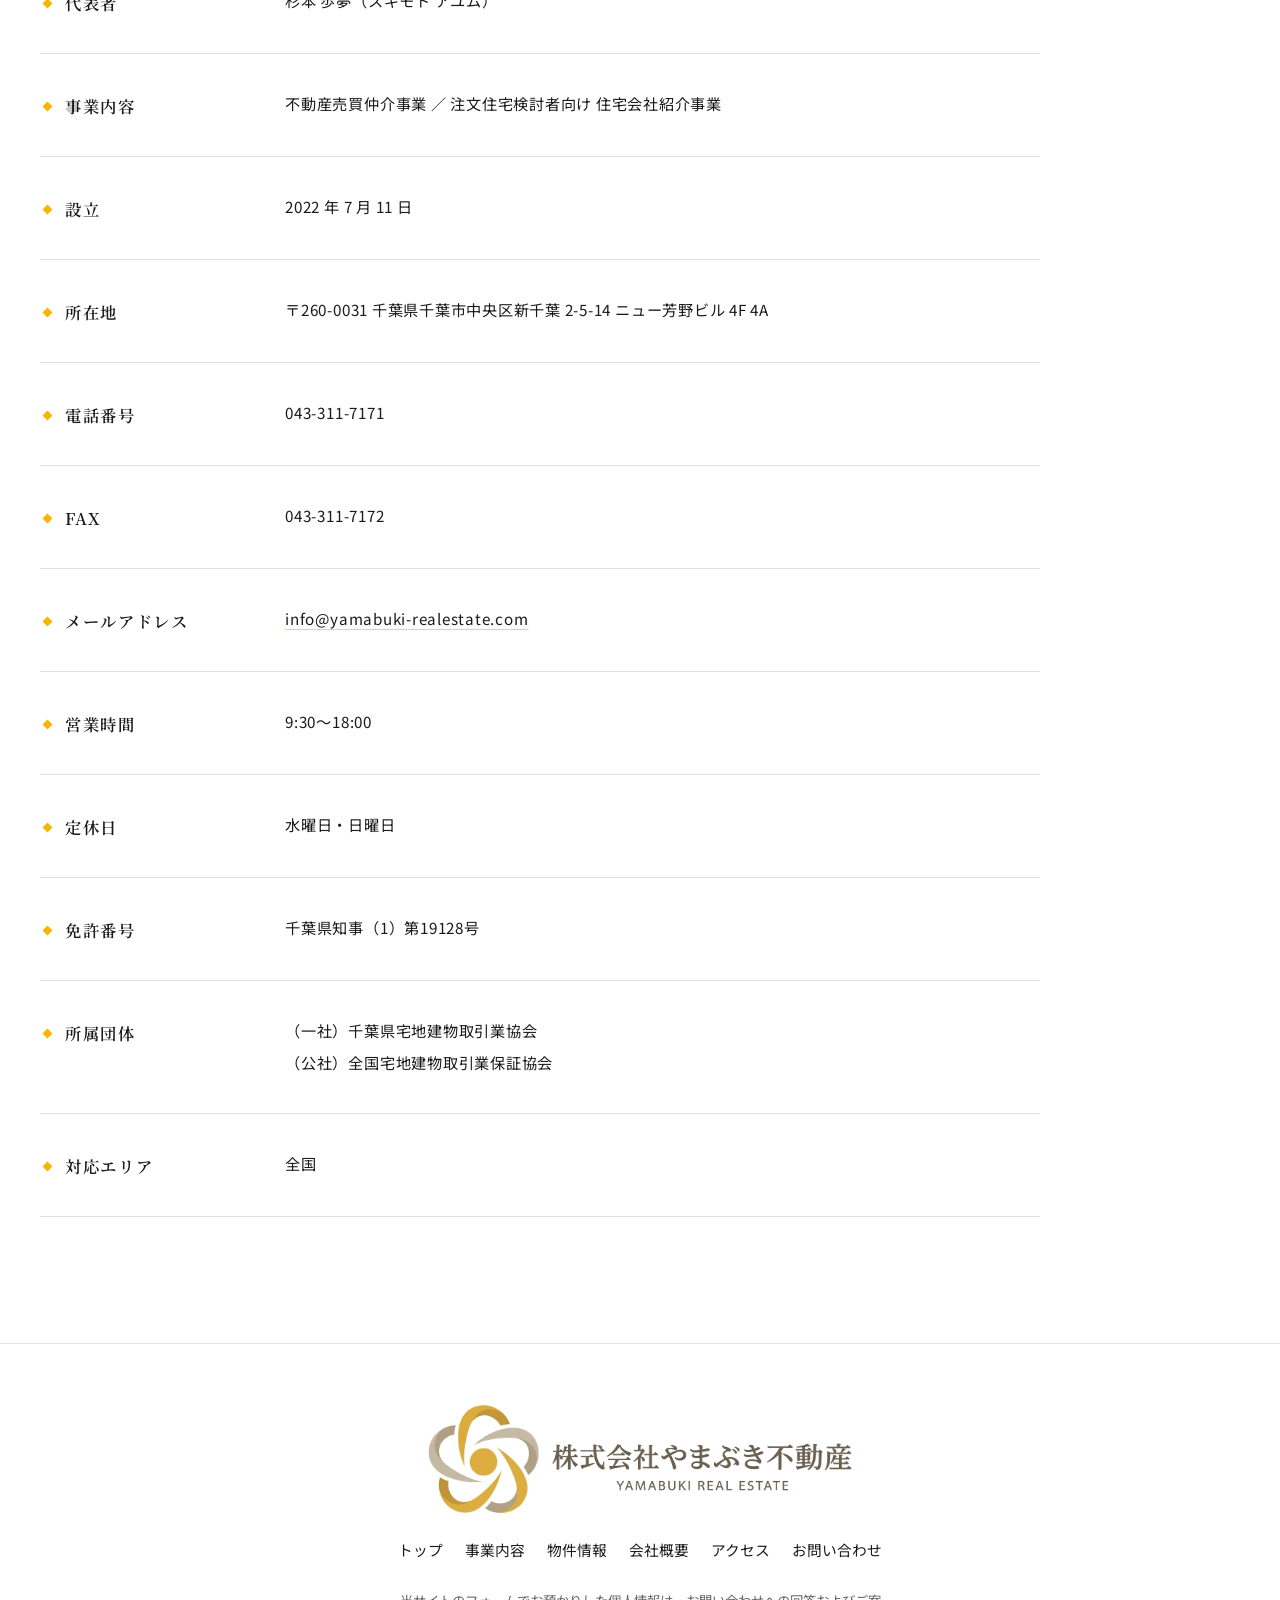
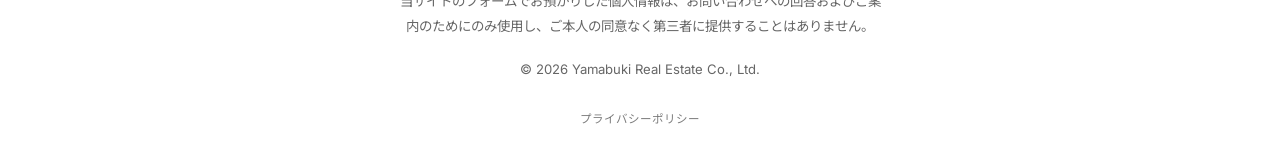
<file: company.html>
<!doctype html>
<html lang="ja">
  <head>
    <meta charset="utf-8">
    <meta name="viewport" content="width=device-width, initial-scale=1">
    <title>会社概要 ｜ 株式会社やまぶき不動産</title>
    <meta name="description" content="代表挨拶、会社名「やまぶき」の由来、会社概要をご紹介します。株式会社やまぶき不動産の会社案内。">
    <meta property="og:type" content="website">
    <meta property="og:title" content="会社概要 ｜ 株式会社やまぶき不動産">
    <meta property="og:description" content="代表挨拶、会社名「やまぶき」の由来、会社概要をご紹介します。株式会社やまぶき不動産の会社案内。">
    <meta property="og:image" content="https://yamabuki-realestate.com/assets/og-image.jpg">
    <meta property="og:url" content="https://yamabuki-realestate.com/company.html">
    <meta name="twitter:card" content="summary_large_image">
    <link rel="icon" href="assets/favicon.ico">
    <link rel="icon" type="image/png" sizes="192x192" href="assets/icon-192.png">
    <link rel="icon" type="image/png" sizes="512x512" href="assets/icon-512.png">
    <link rel="apple-touch-icon" href="assets/apple-touch-icon.png">
    <link rel="preconnect" href="https://fonts.googleapis.com">
    <link rel="preconnect" href="https://fonts.gstatic.com" crossorigin>
    <link href="https://fonts.googleapis.com/css2?family=Inter:wght@400;500;600;700&family=Noto+Sans+JP:wght@400;500;700&family=Noto+Serif+JP:wght@500;600&display=swap" rel="stylesheet">
    <link rel="stylesheet" href="styles.css">
    <script type="application/ld+json">
      {
        "@context": "https://schema.org",
        "@type": "RealEstateAgent",
        "name": "株式会社やまぶき不動産",
        "url": "https://yamabuki-realestate.com/",
        "telephone": "+81-43-311-7171",
        "address": {
          "@type": "PostalAddress",
          "streetAddress": "新千葉2-5-14 ニュー芳野ビル4F 4A",
          "addressLocality": "千葉市中央区",
          "addressRegion": "千葉県",
          "postalCode": "260-0031",
          "addressCountry": "JP"
        },
        "openingHoursSpecification": [{
          "@type": "OpeningHoursSpecification",
          "dayOfWeek": ["Monday", "Tuesday", "Thursday", "Friday", "Saturday"],
          "opens": "09:30",
          "closes": "18:00"
        }]
      }
    </script>
  </head>
  <body>
    <div class="loader" data-loader aria-hidden="true">
      <div class="loader__stage">
        <p class="loader__phrase">
          <span class="loader__char" style="--i:0">大</span>
          <span class="loader__char" style="--i:1">切</span>
          <span class="loader__char" style="--i:2">な</span>
          <span class="loader__char" style="--i:3">資</span>
          <span class="loader__char" style="--i:4">産</span>
          <span class="loader__char" style="--i:5">を</span>
          <span class="loader__char" style="--i:6">、</span>
          <span class="loader__char" style="--i:7">次</span>
          <span class="loader__char" style="--i:8">の</span>
          <span class="loader__char" style="--i:9">価</span>
          <span class="loader__char" style="--i:10">値</span>
          <span class="loader__char" style="--i:11">へ</span>
          <span class="loader__char" style="--i:12">。</span>
        </p>
        <span class="loader__rule"></span>
        <p class="loader__en">YAMABUKI REAL ESTATE</p>
      </div>
      <div class="loader__logo-wrap" aria-hidden="true">
        <img class="loader__logo" src="assets/logo-header-transparent.png" alt="">
      </div>
      <div class="loader__overlay-wrap">
        <div class="loader__overlay loader__overlay--white"></div>
        <div class="loader__overlay loader__overlay--gold"></div>
      </div>
    </div>
    <header class="site-header" data-header>
      <a class="brand" href="index.html" aria-label="株式会社やまぶき不動産 トップへ">
        <img src="assets/logo-header-transparent.png" alt="株式会社やまぶき不動産">
      </a>
      <button class="menu-toggle" type="button" aria-label="メニューを開く" aria-expanded="false" data-menu-toggle>
        <span></span>
        <span></span>
      </button>
      <div class="header-panel" data-nav>
        <nav class="site-nav" aria-label="グローバルナビゲーション">
          <a href="index.html">トップページ</a>
          <a href="service.html">事業内容</a>
          <a href="property.html">物件情報</a>
          <a class="is-active" href="company.html" aria-current="page">会社概要</a>
          <a href="access.html">アクセス</a>
          <a href="contact.html">お問い合わせ</a>
        </nav>
        <div class="header-actions">
          <a class="member-card" href="property.html#member-form" aria-label="未公開物件情報のメール会員登録へ">
            <span>新規会員登録はこちら</span>
            <strong>未公開物件情報</strong>
            <em>メールで受け取る</em>
          </a>
          <div class="header-tel" aria-label="電話番号と営業時間">
            <a href="tel:0433117171">043-311-7171</a>
            <span>営業時間 9:30-18:00</span>
            <span>定休日 水曜日・日曜日</span>
          </div>
        </div>
      </div>
    </header>

    <main class="main-offset">
      <section class="page-head" aria-labelledby="page-title">
        <div class="page-head__inner">
          <div class="breadcrumb"><a href="index.html">トップ</a> ＞ 会社概要</div>
          <h1 id="page-title" class="hero__catch">会社概要</h1>
          <p class="hero__en" aria-hidden="true">Company</p>
        </div>
      </section>

      <section class="section" id="message" aria-labelledby="message-title">
        <div class="container">
          <div class="split-editorial">
            <div class="split-editorial__side">
              <p class="label">Message</p>
              <h2 id="message-title">代表挨拶</h2>
            </div>
            <div class="split-editorial__body">
            <p class="fade-in">弊社では、不動産を単なる「売買の対象」としてではなく、オーナー様が大切に守り、育ててこられた資産として捉えています。</p>
            <p class="fade-in">特に一棟アパートは、これまでの管理状況や入居者様との関係、地域の特性など、数字だけでは見えない価値が数多くあります。</p>
            <p class="fade-in">だからこそ私たちは、オーナー様の大切な資産を丁寧にお預かりし、その価値を正しく理解してくださる次の買主様へつなぐことを大切にしています。</p>
            <p class="fade-in">売却においては、ただ早く売ることだけを目的にするのではなく、市場動向・物件の特性・収益性を踏まえながら、オーナー様にとって納得感のある売却を目指します。</p>
            <p class="fade-in">購入を希望される方には、オーナー様からお預かりした物件の魅力や条件を正しくお伝えし、ご不明点には一つひとつ丁寧にお答えしています。</p>
            <p class="fade-in">不動産売買は、大きな決断です。だからこそ、無理に話を進めるのではなく、一つひとつのご相談に誠実に向き合うことを大切にしています。</p>
            <p class="fade-in">従業員一同、オーナー様の大切な資産を次へつなぐ責任を胸に、安心してお任せいただける会社であり続けられるよう、誠実に、丁寧に取り組んでまいります。</p>
            <p class="fade-in">今後とも株式会社やまぶき不動産をよろしくお願い申し上げます。</p>
              <p class="signature fade-in">代表取締役　杉本 歩夢</p>
            </div>
          </div>
        </div>
      </section>

      <section class="section section--map" id="origin" aria-labelledby="origin-title">
        <div class="container">
          <div class="split-editorial split-editorial--reverse">
            <div class="split-editorial__side">
              <p class="label">Story</p>
              <h2 id="origin-title">やまぶき不動産の由来</h2>
              <img class="story-logo" src="assets/logo-header-transparent.png" alt="株式会社やまぶき不動産" loading="lazy">
            </div>
            <div class="split-editorial__body">
            <p class="fade-in">「やまぶき」とは、春に黄金色の花を咲かせる日本古来の植物「山吹」に由来しています。万葉集や古今和歌集にも詠まれ、日本人に古くから親しまれてきたこの花には、私たちが大切にしたい想いが込められています。</p>
            <p class="fade-in">山吹の黄金色は、古来より豊かさと繁栄の象徴とされてきました。土地や建物という大切な財産をお預かりする不動産業として、お客様の豊かな暮らしを守り、共に繁栄できる会社でありたいという願いを、この色に込めています。</p>
            <p class="fade-in">また山吹は、山でも水辺でも、どんな土地にもしなやかに根を張り、毎年変わらず花を咲かせます。全国どのエリアでも、どんな市場環境の変化にも揺らぐことなく、お客様に寄り添い続ける会社でありたいという経営の姿勢を、この植物の生命力に重ねています。</p>
            <p class="fade-in">そして山吹の開花は、新生活が始まる春と重なります。引越し、住み替え、はじめてのマイホーム。人生の新しい出発の瞬間に、山吹の花のように明るく鮮やかに咲き添えるような存在でありたい。</p>
            <p class="fade-in">そんな想いを胸に、株式会社やまぶき不動産は歩んでまいります。</p>
            </div>
          </div>
        </div>
      </section>

      <section class="section" id="overview" aria-labelledby="overview-title">
        <div class="container">
          <div class="section__head">
            <p class="label">Profile</p>
            <h2 id="overview-title">会社概要</h2>
          </div>
          <dl class="office-table office-table--wide">
            <div class="office-table__row fade-in">
              <dt>会社名</dt>
              <dd>株式会社やまぶき不動産</dd>
            </div>
            <div class="office-table__row fade-in">
              <dt>代表者</dt>
              <dd>杉本 歩夢（スギモト アユム）</dd>
            </div>
            <div class="office-table__row fade-in">
              <dt>事業内容</dt>
              <dd>不動産売買仲介事業 ／ 注文住宅検討者向け 住宅会社紹介事業</dd>
            </div>
            <div class="office-table__row fade-in">
              <dt>設立</dt>
              <dd>2022 年 7 月 11 日</dd>
            </div>
            <div class="office-table__row fade-in">
              <dt>所在地</dt>
              <dd>〒260-0031 千葉県千葉市中央区新千葉 2-5-14 ニュー芳野ビル 4F 4A</dd>
            </div>
            <div class="office-table__row fade-in">
              <dt>電話番号</dt>
              <dd>043-311-7171</dd>
            </div>
            <div class="office-table__row fade-in">
              <dt>FAX</dt>
              <dd>043-311-7172</dd>
            </div>
            <div class="office-table__row fade-in">
              <dt>メールアドレス</dt>
              <dd><a href="mailto:info@yamabuki-realestate.com">info@yamabuki-realestate.com</a></dd>
            </div>
            <div class="office-table__row fade-in">
              <dt>営業時間</dt>
              <dd>9:30〜18:00</dd>
            </div>
            <div class="office-table__row fade-in">
              <dt>定休日</dt>
              <dd>水曜日・日曜日</dd>
            </div>
            <div class="office-table__row fade-in">
              <dt>免許番号</dt>
              <dd>千葉県知事（1）第19128号</dd>
            </div>
            <div class="office-table__row fade-in">
              <dt>所属団体</dt>
              <dd>（一社）千葉県宅地建物取引業協会<br>（公社）全国宅地建物取引業保証協会</dd>
            </div>
            <div class="office-table__row fade-in">
              <dt>対応エリア</dt>
              <dd>全国</dd>
            </div>
          </dl>
        </div>
      </section>
    </main>

    <footer class="site-footer">
      <div class="container footer-inner">
        <img class="footer-logo" src="assets/logo-header-transparent.png" alt="株式会社やまぶき不動産">
        <nav class="footer-nav" aria-label="フッターナビゲーション">
          <a href="index.html">トップ</a>
          <a href="service.html">事業内容</a>
          <a href="property.html">物件情報</a>
          <a href="company.html">会社概要</a>
          <a href="access.html">アクセス</a>
          <a href="contact.html">お問い合わせ</a>
        </nav>
        <p class="privacy-note">当サイトのフォームでお預かりした個人情報は、お問い合わせへの回答およびご案内のためにのみ使用し、ご本人の同意なく第三者に提供することはありません。</p>
        <p class="copyright">&copy; <span data-year></span> Yamabuki Real Estate Co., Ltd.</p>
        <p class="footer-legal"><a href="privacy.html">プライバシーポリシー</a></p>
      </div>
    </footer>

    <script src="script.js"></script>
  </body>
</html>
</file>
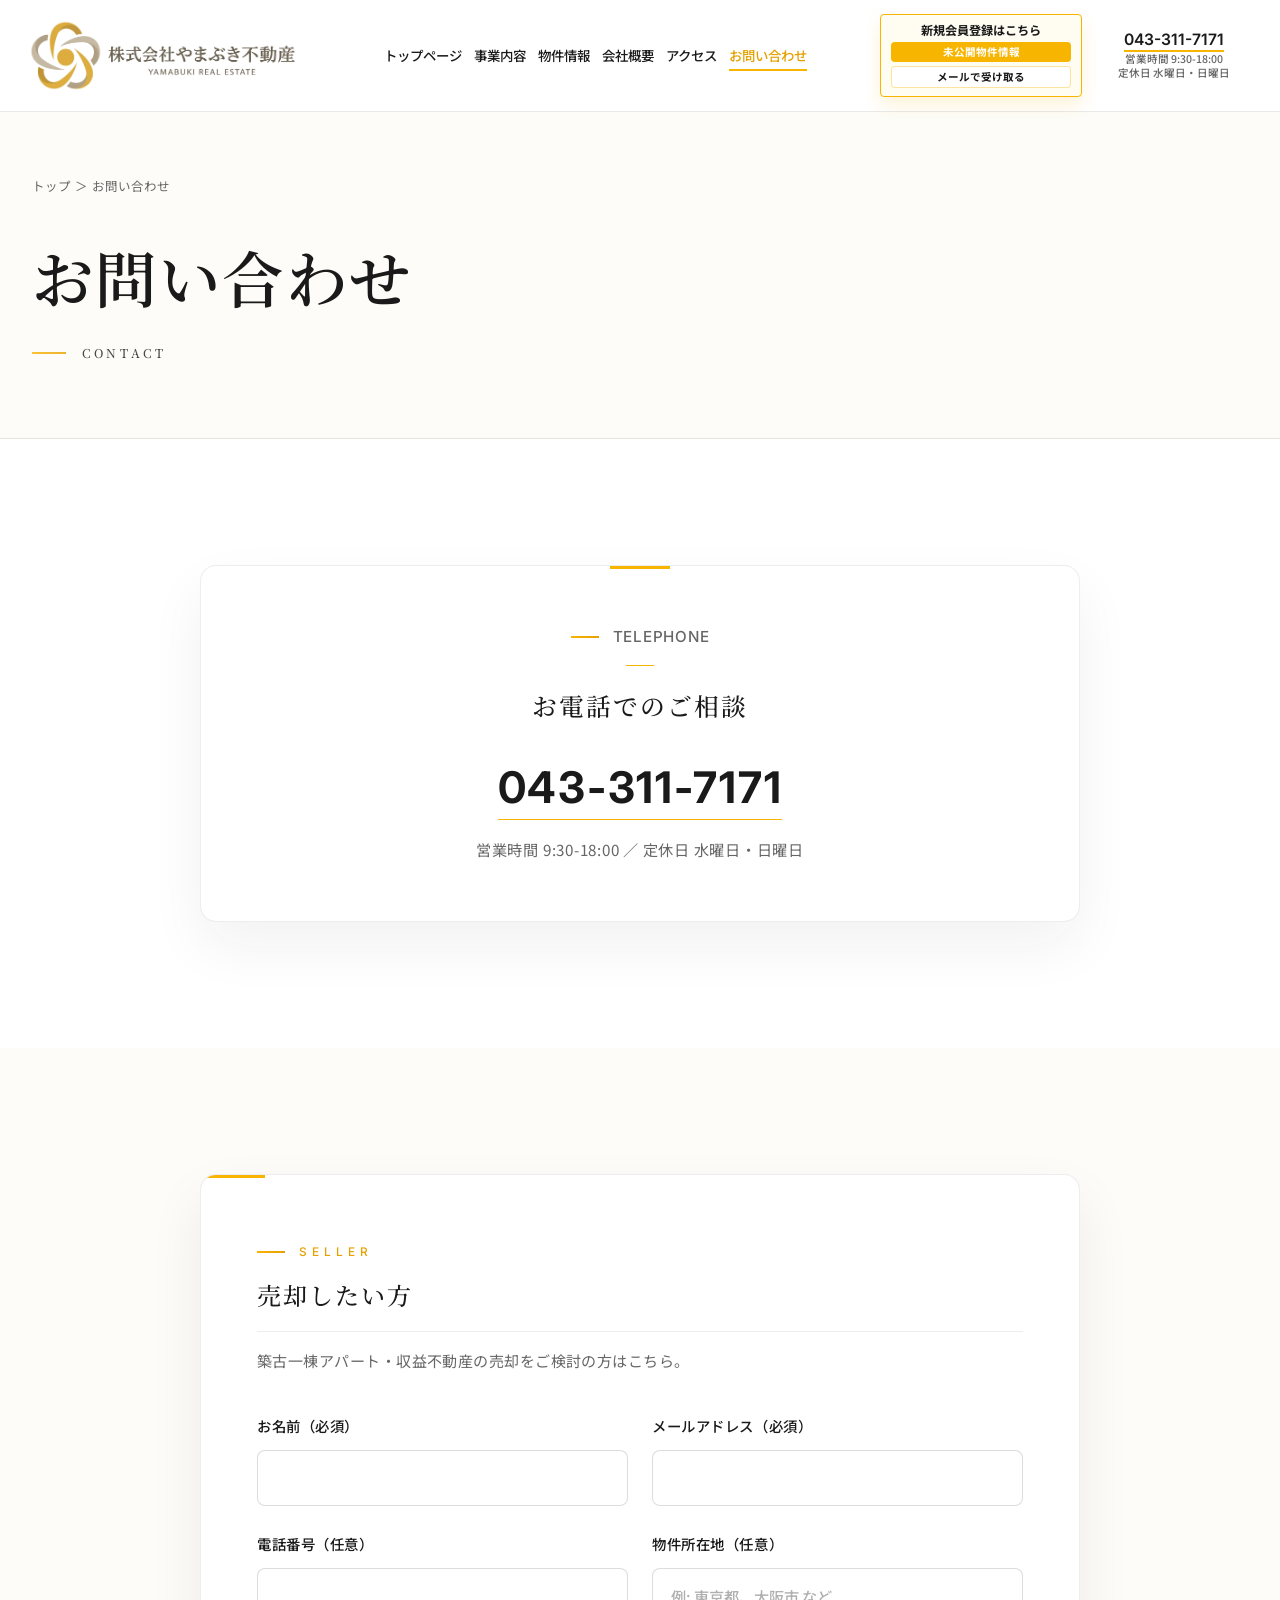
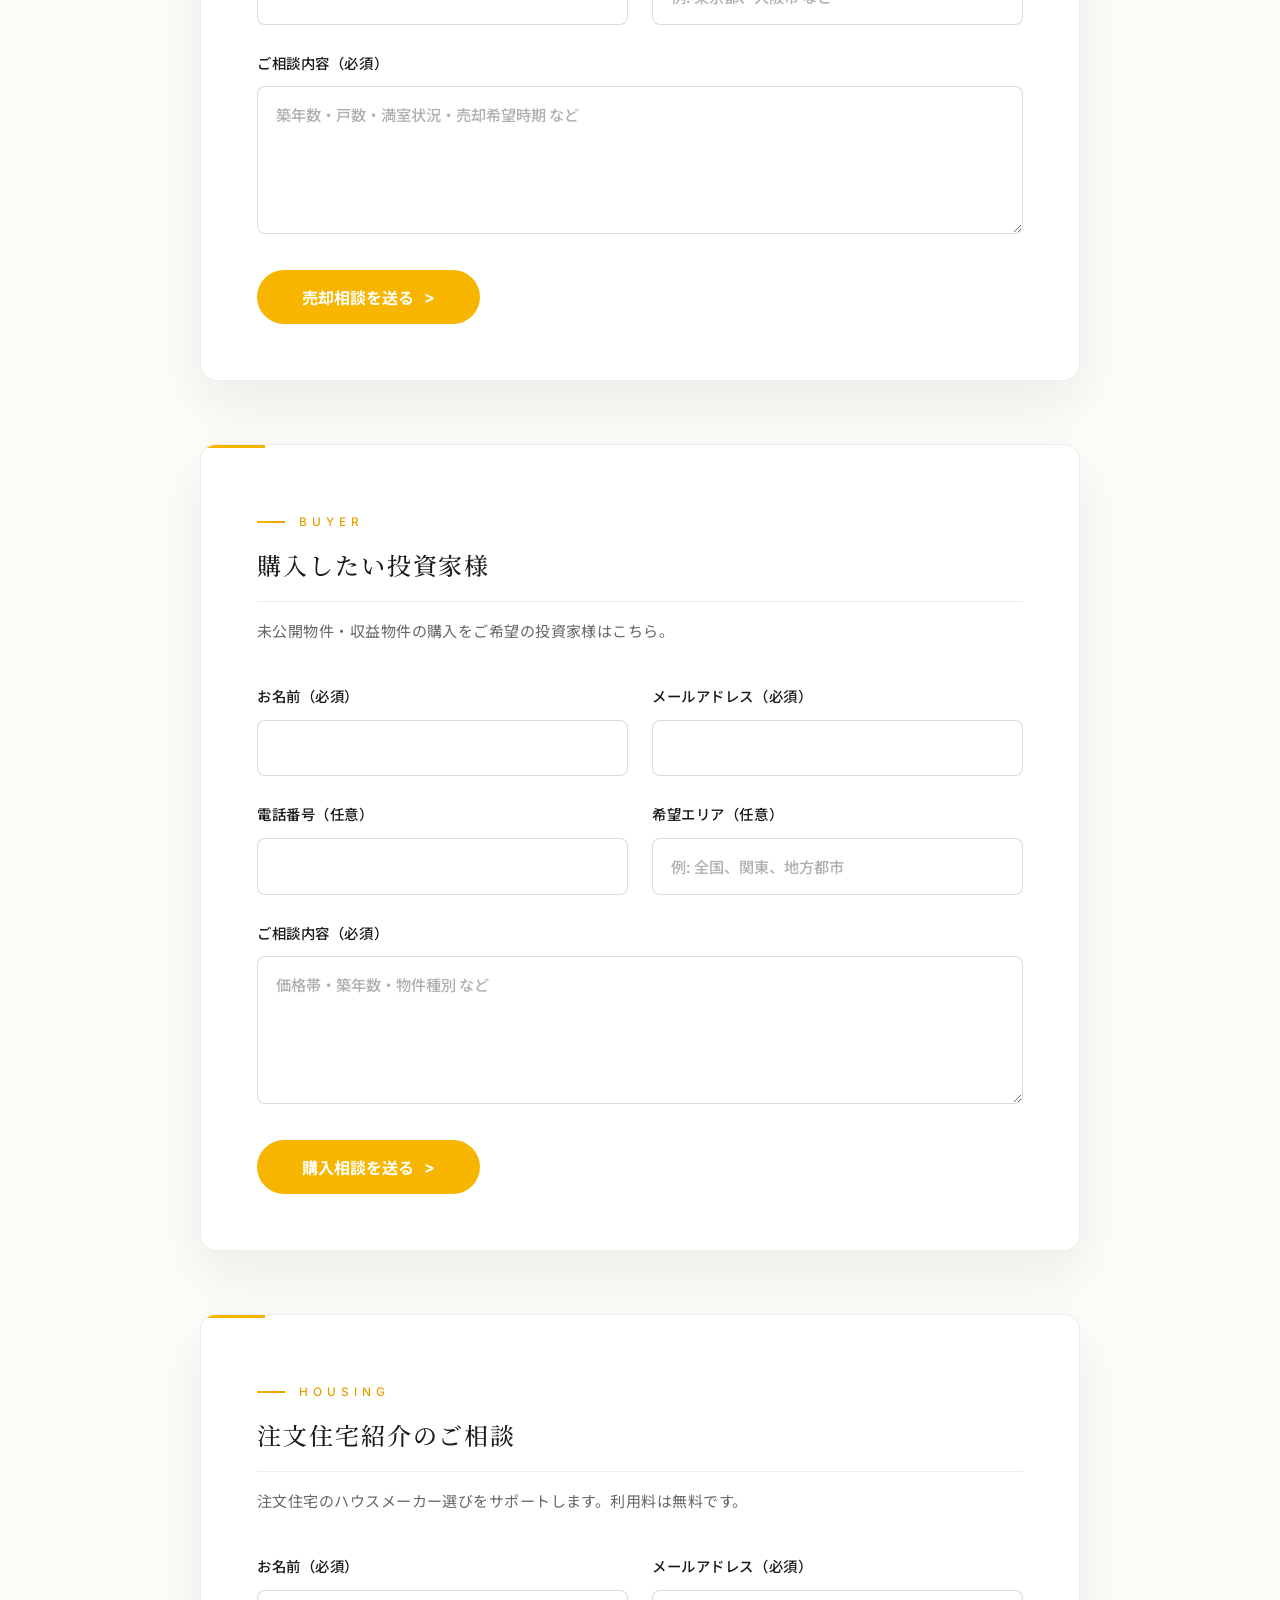
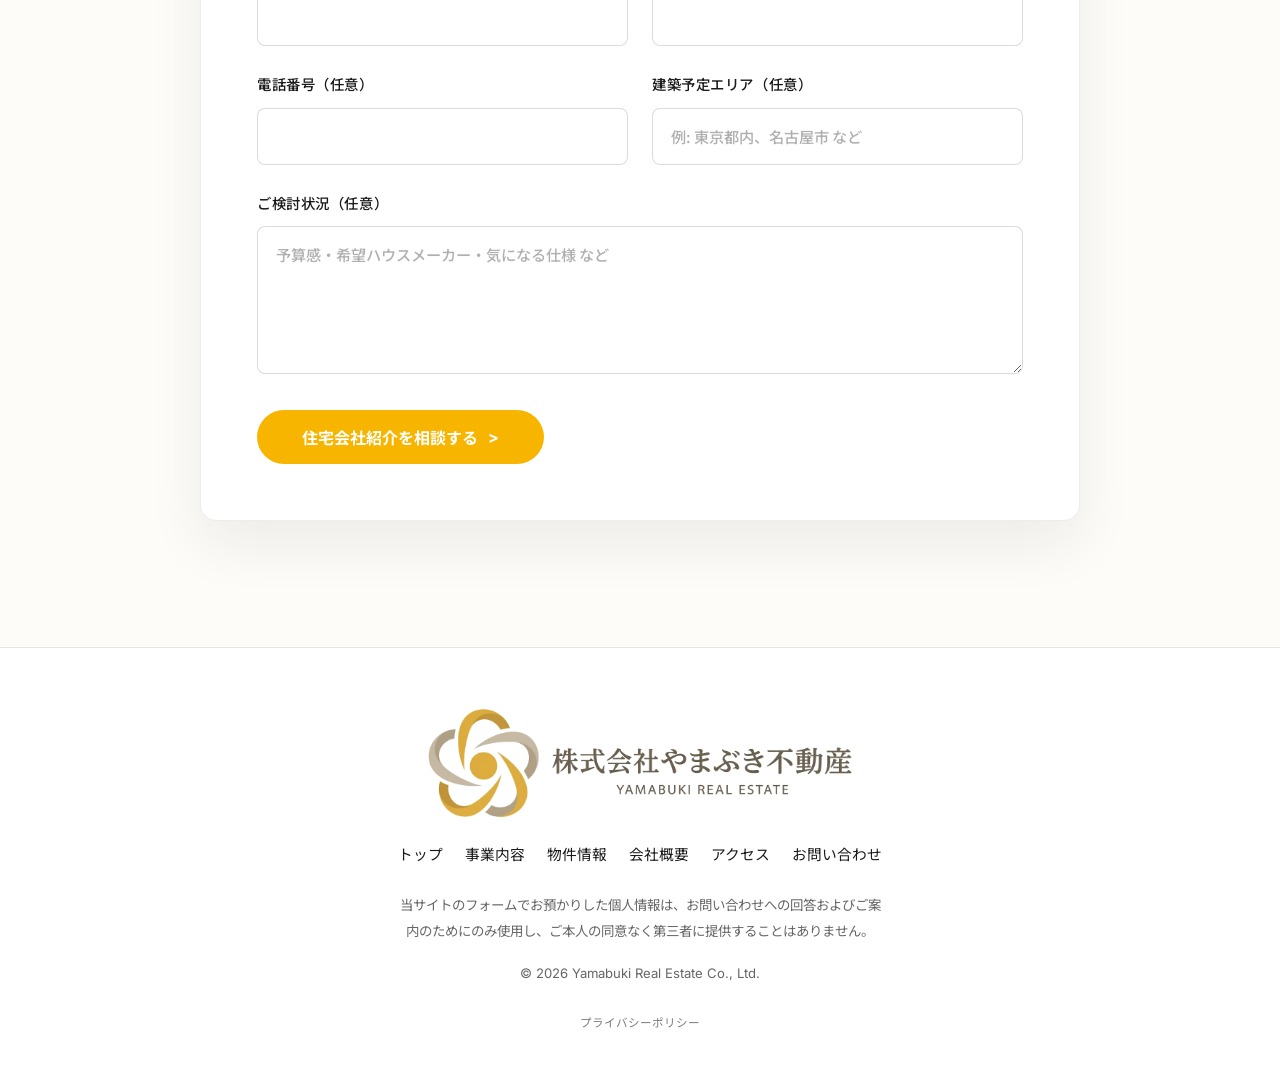
<file: contact.html>
<!doctype html>
<html lang="ja">
  <head>
    <meta charset="utf-8">
    <meta name="viewport" content="width=device-width, initial-scale=1">
    <title>お問い合わせ ｜ 株式会社やまぶき不動産</title>
    <meta name="description" content="不動産の売却ご相談、収益物件のご購入相談、注文住宅のハウスメーカー紹介ご相談はこちらから。お電話・メールフォームで承ります。">
    <meta property="og:type" content="website">
    <meta property="og:title" content="お問い合わせ ｜ 株式会社やまぶき不動産">
    <meta property="og:description" content="不動産の売却ご相談、収益物件のご購入相談、注文住宅のハウスメーカー紹介ご相談はこちらから。お電話・メールフォームで承ります。">
    <meta property="og:image" content="https://yamabuki-realestate.com/assets/og-image.jpg">
    <meta property="og:url" content="https://yamabuki-realestate.com/contact.html">
    <meta name="twitter:card" content="summary_large_image">
    <link rel="icon" href="assets/favicon.ico">
    <link rel="icon" type="image/png" sizes="192x192" href="assets/icon-192.png">
    <link rel="icon" type="image/png" sizes="512x512" href="assets/icon-512.png">
    <link rel="apple-touch-icon" href="assets/apple-touch-icon.png">
    <link rel="preconnect" href="https://fonts.googleapis.com">
    <link rel="preconnect" href="https://fonts.gstatic.com" crossorigin>
    <link href="https://fonts.googleapis.com/css2?family=Inter:wght@400;500;600;700&family=Noto+Sans+JP:wght@400;500;700&family=Noto+Serif+JP:wght@500;600&display=swap" rel="stylesheet">
    <link rel="stylesheet" href="styles.css">
    <script type="application/ld+json">
      {
        "@context": "https://schema.org",
        "@type": "RealEstateAgent",
        "name": "株式会社やまぶき不動産",
        "url": "https://yamabuki-realestate.com/",
        "telephone": "+81-43-311-7171",
        "address": {
          "@type": "PostalAddress",
          "streetAddress": "新千葉2-5-14 ニュー芳野ビル4F 4A",
          "addressLocality": "千葉市中央区",
          "addressRegion": "千葉県",
          "postalCode": "260-0031",
          "addressCountry": "JP"
        },
        "openingHoursSpecification": [{
          "@type": "OpeningHoursSpecification",
          "dayOfWeek": ["Monday", "Tuesday", "Thursday", "Friday", "Saturday"],
          "opens": "09:30",
          "closes": "18:00"
        }]
      }
    </script>
  </head>
  <body>
    <div class="loader" data-loader aria-hidden="true">
      <div class="loader__stage">
        <p class="loader__phrase">
          <span class="loader__char" style="--i:0">大</span>
          <span class="loader__char" style="--i:1">切</span>
          <span class="loader__char" style="--i:2">な</span>
          <span class="loader__char" style="--i:3">資</span>
          <span class="loader__char" style="--i:4">産</span>
          <span class="loader__char" style="--i:5">を</span>
          <span class="loader__char" style="--i:6">、</span>
          <span class="loader__char" style="--i:7">次</span>
          <span class="loader__char" style="--i:8">の</span>
          <span class="loader__char" style="--i:9">価</span>
          <span class="loader__char" style="--i:10">値</span>
          <span class="loader__char" style="--i:11">へ</span>
          <span class="loader__char" style="--i:12">。</span>
        </p>
        <span class="loader__rule"></span>
        <p class="loader__en">YAMABUKI REAL ESTATE</p>
      </div>
      <div class="loader__logo-wrap" aria-hidden="true">
        <img class="loader__logo" src="assets/logo-header-transparent.png" alt="">
      </div>
      <div class="loader__overlay-wrap">
        <div class="loader__overlay loader__overlay--white"></div>
        <div class="loader__overlay loader__overlay--gold"></div>
      </div>
    </div>
    <header class="site-header" data-header>
      <a class="brand" href="index.html" aria-label="株式会社やまぶき不動産 トップへ">
        <img src="assets/logo-header-transparent.png" alt="株式会社やまぶき不動産">
      </a>
      <button class="menu-toggle" type="button" aria-label="メニューを開く" aria-expanded="false" data-menu-toggle>
        <span></span>
        <span></span>
      </button>
      <div class="header-panel" data-nav>
        <nav class="site-nav" aria-label="グローバルナビゲーション">
          <a href="index.html">トップページ</a>
          <a href="service.html">事業内容</a>
          <a href="property.html">物件情報</a>
          <a href="company.html">会社概要</a>
          <a href="access.html">アクセス</a>
          <a class="is-active" href="contact.html" aria-current="page">お問い合わせ</a>
        </nav>
        <div class="header-actions">
          <a class="member-card" href="property.html#member-form" aria-label="未公開物件情報のメール会員登録へ">
            <span>新規会員登録はこちら</span>
            <strong>未公開物件情報</strong>
            <em>メールで受け取る</em>
          </a>
          <div class="header-tel" aria-label="電話番号と営業時間">
            <a href="tel:0433117171">043-311-7171</a>
            <span>営業時間 9:30-18:00</span>
            <span>定休日 水曜日・日曜日</span>
          </div>
        </div>
      </div>
    </header>

    <main class="main-offset">
      <section class="page-head" aria-labelledby="page-title">
        <div class="page-head__inner">
          <div class="breadcrumb"><a href="index.html">トップ</a> ＞ お問い合わせ</div>
          <h1 id="page-title" class="hero__catch">お問い合わせ</h1>
          <p class="hero__en" aria-hidden="true">Contact</p>
        </div>
      </section>

      <section class="section" id="tel" aria-labelledby="tel-title">
        <div class="container">
          <div class="tel-box fade-in">
            <p class="label">Telephone</p>
            <h2 id="tel-title">お電話でのご相談</h2>
            <a href="tel:0433117171">043-311-7171</a>
            <p>営業時間 9:30-18:00 ／ 定休日 水曜日・日曜日</p>
          </div>
        </div>
      </section>

      <section class="section section--map" aria-label="お問い合わせフォーム">
        <div class="container">
          <form id="contact-seller" class="form-card form-card--editorial fade-in" name="seller" method="POST" data-netlify="true" data-netlify-honeypot="bot-field" data-form data-success="売却相談を受け付けました。内容を確認のうえ、ご連絡いたします。">
            <input type="hidden" name="form-name" value="seller">
            <input type="hidden" name="お問い合わせ種別" value="売却相談（売主様）">
            <p hidden><label>Don't fill: <input name="bot-field"></label></p>
            <p class="label">Seller</p>
            <h2>売却したい方</h2>
            <p class="form-card__lead">築古一棟アパート・収益不動産の売却をご検討の方はこちら。</p>
            <div class="form-grid">
              <label>
                お名前（必須）
                <input type="text" name="お名前" autocomplete="name" required>
              </label>
              <label>
                メールアドレス（必須）
                <input type="email" name="メールアドレス" autocomplete="email" required>
              </label>
              <label>
                電話番号（任意）
                <input type="tel" name="電話番号" autocomplete="tel">
              </label>
              <label>
                物件所在地（任意）
                <input type="text" name="物件所在地" placeholder="例: 東京都、大阪市 など">
              </label>
              <label class="is-full">
                ご相談内容（必須）
                <textarea name="ご相談内容" rows="5" placeholder="築年数・戸数・満室状況・売却希望時期 など" required></textarea>
              </label>
            </div>
            <div class="form-actions">
              <button class="button button--primary" type="submit">売却相談を送る</button>
              <p class="form-message" role="status"></p>
            </div>
          </form>

          <form id="contact-buyer" class="form-card form-card--editorial fade-in" name="buyer" method="POST" data-netlify="true" data-netlify-honeypot="bot-field" data-form data-success="購入相談を受け付けました。内容を確認のうえ、ご連絡いたします。">
            <input type="hidden" name="form-name" value="buyer">
            <input type="hidden" name="お問い合わせ種別" value="購入相談（投資家様）">
            <p hidden><label>Don't fill: <input name="bot-field"></label></p>
            <p class="label">Buyer</p>
            <h2>購入したい投資家様</h2>
            <p class="form-card__lead">未公開物件・収益物件の購入をご希望の投資家様はこちら。</p>
            <div class="form-grid">
              <label>
                お名前（必須）
                <input type="text" name="お名前" autocomplete="name" required>
              </label>
              <label>
                メールアドレス（必須）
                <input type="email" name="メールアドレス" autocomplete="email" required>
              </label>
              <label>
                電話番号（任意）
                <input type="tel" name="電話番号" autocomplete="tel">
              </label>
              <label>
                希望エリア（任意）
                <input type="text" name="希望エリア" placeholder="例: 全国、関東、地方都市">
              </label>
              <label class="is-full">
                ご相談内容（必須）
                <textarea name="ご相談内容" rows="5" placeholder="価格帯・築年数・物件種別 など" required></textarea>
              </label>
            </div>
            <div class="form-actions">
              <button class="button button--primary" type="submit">購入相談を送る</button>
              <p class="form-message" role="status"></p>
            </div>
          </form>

          <form id="contact-housing" class="form-card form-card--editorial fade-in" name="housing" method="POST" data-netlify="true" data-netlify-honeypot="bot-field" data-form data-success="住宅会社紹介のご相談を受け付けました。内容を確認のうえ、ご連絡いたします。">
            <input type="hidden" name="form-name" value="housing">
            <input type="hidden" name="お問い合わせ種別" value="注文住宅紹介のご相談">
            <p hidden><label>Don't fill: <input name="bot-field"></label></p>
            <p class="label">Housing</p>
            <h2>注文住宅紹介のご相談</h2>
            <p class="form-card__lead">注文住宅のハウスメーカー選びをサポートします。利用料は無料です。</p>
            <div class="form-grid">
              <label>
                お名前（必須）
                <input type="text" name="お名前" autocomplete="name" required>
              </label>
              <label>
                メールアドレス（必須）
                <input type="email" name="メールアドレス" autocomplete="email" required>
              </label>
              <label>
                電話番号（任意）
                <input type="tel" name="電話番号" autocomplete="tel">
              </label>
              <label>
                建築予定エリア（任意）
                <input type="text" name="建築予定エリア" placeholder="例: 東京都内、名古屋市 など">
              </label>
              <label class="is-full">
                ご検討状況（任意）
                <textarea name="ご検討状況" rows="5" placeholder="予算感・希望ハウスメーカー・気になる仕様 など"></textarea>
              </label>
            </div>
            <div class="form-actions">
              <button class="button button--primary" type="submit">住宅会社紹介を相談する</button>
              <p class="form-message" role="status"></p>
            </div>
          </form>
        </div>
      </section>
    </main>

    <footer class="site-footer">
      <div class="container footer-inner">
        <img class="footer-logo" src="assets/logo-header-transparent.png" alt="株式会社やまぶき不動産">
        <nav class="footer-nav" aria-label="フッターナビゲーション">
          <a href="index.html">トップ</a>
          <a href="service.html">事業内容</a>
          <a href="property.html">物件情報</a>
          <a href="company.html">会社概要</a>
          <a href="access.html">アクセス</a>
          <a href="contact.html">お問い合わせ</a>
        </nav>
        <p class="privacy-note">当サイトのフォームでお預かりした個人情報は、お問い合わせへの回答およびご案内のためにのみ使用し、ご本人の同意なく第三者に提供することはありません。</p>
        <p class="copyright">&copy; <span data-year></span> Yamabuki Real Estate Co., Ltd.</p>
        <p class="footer-legal"><a href="privacy.html">プライバシーポリシー</a></p>
      </div>
    </footer>

    <script src="script.js"></script>
  </body>
</html>
</file>
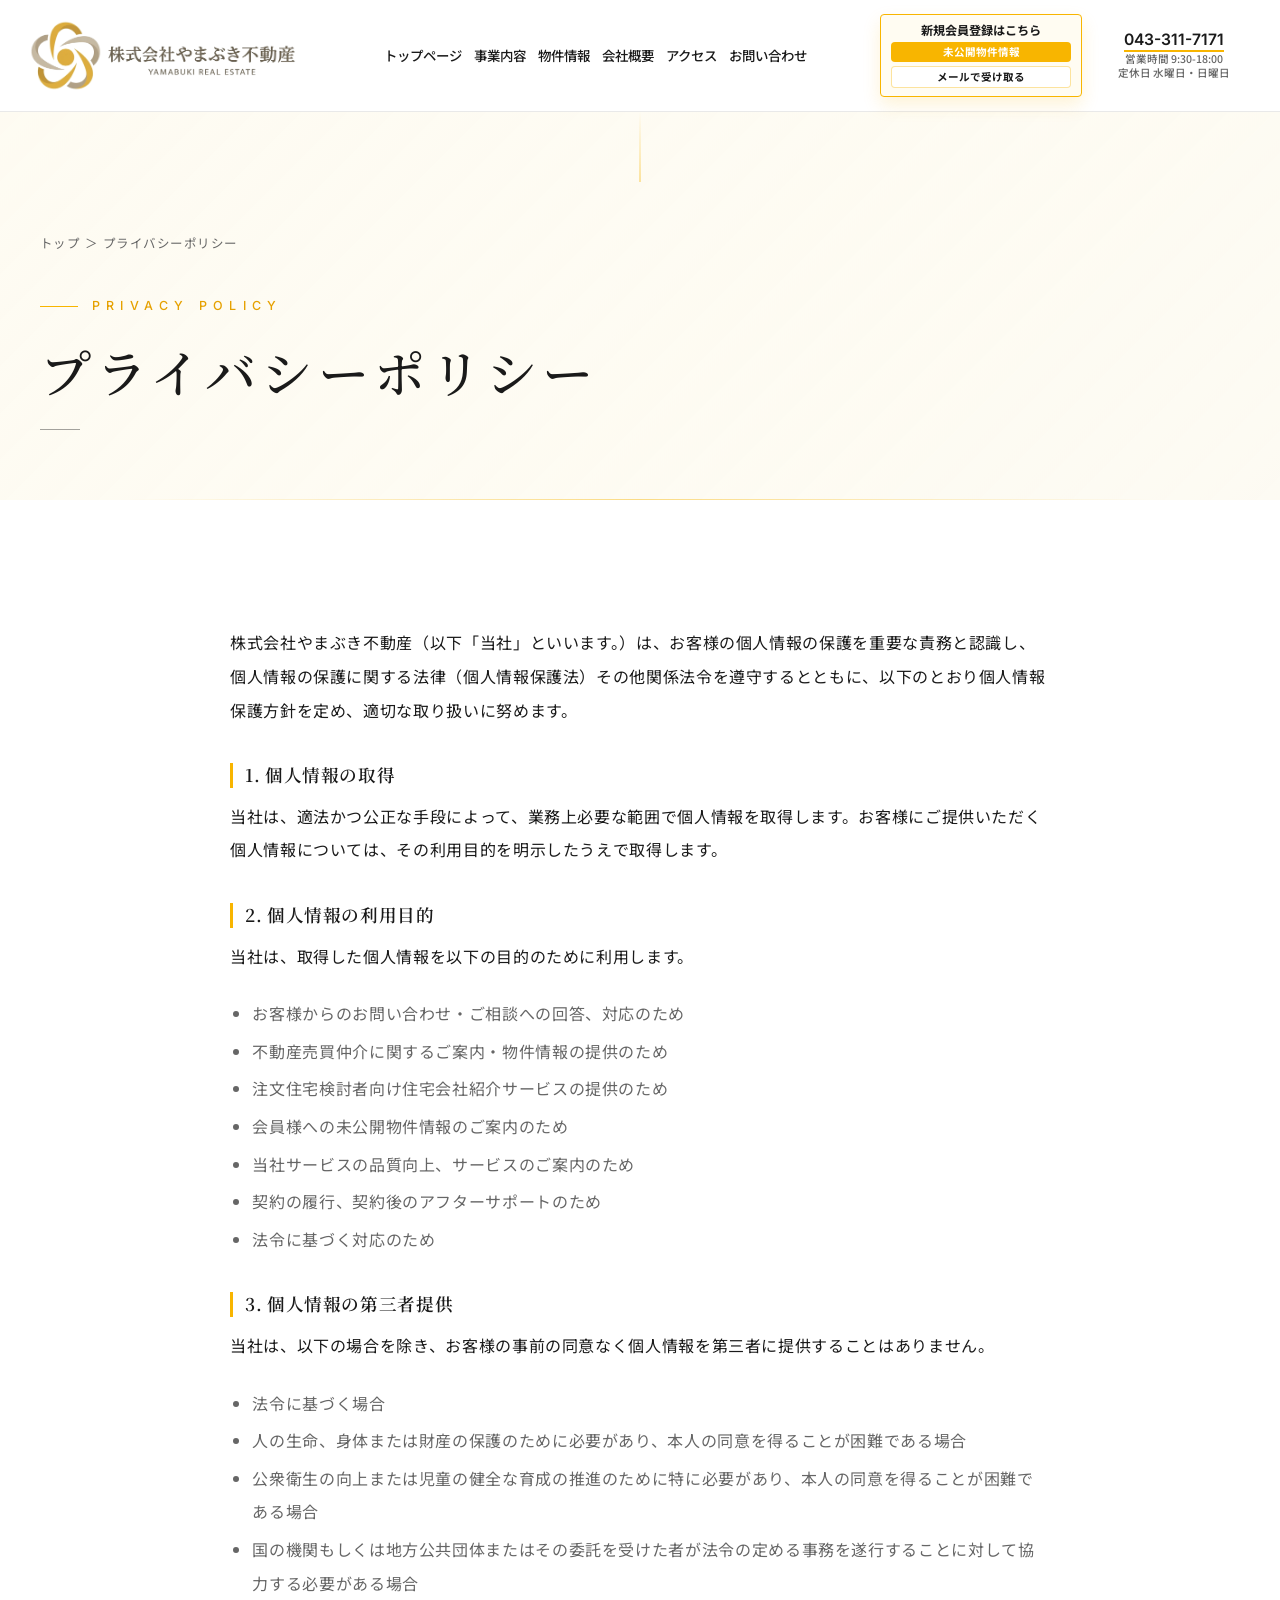
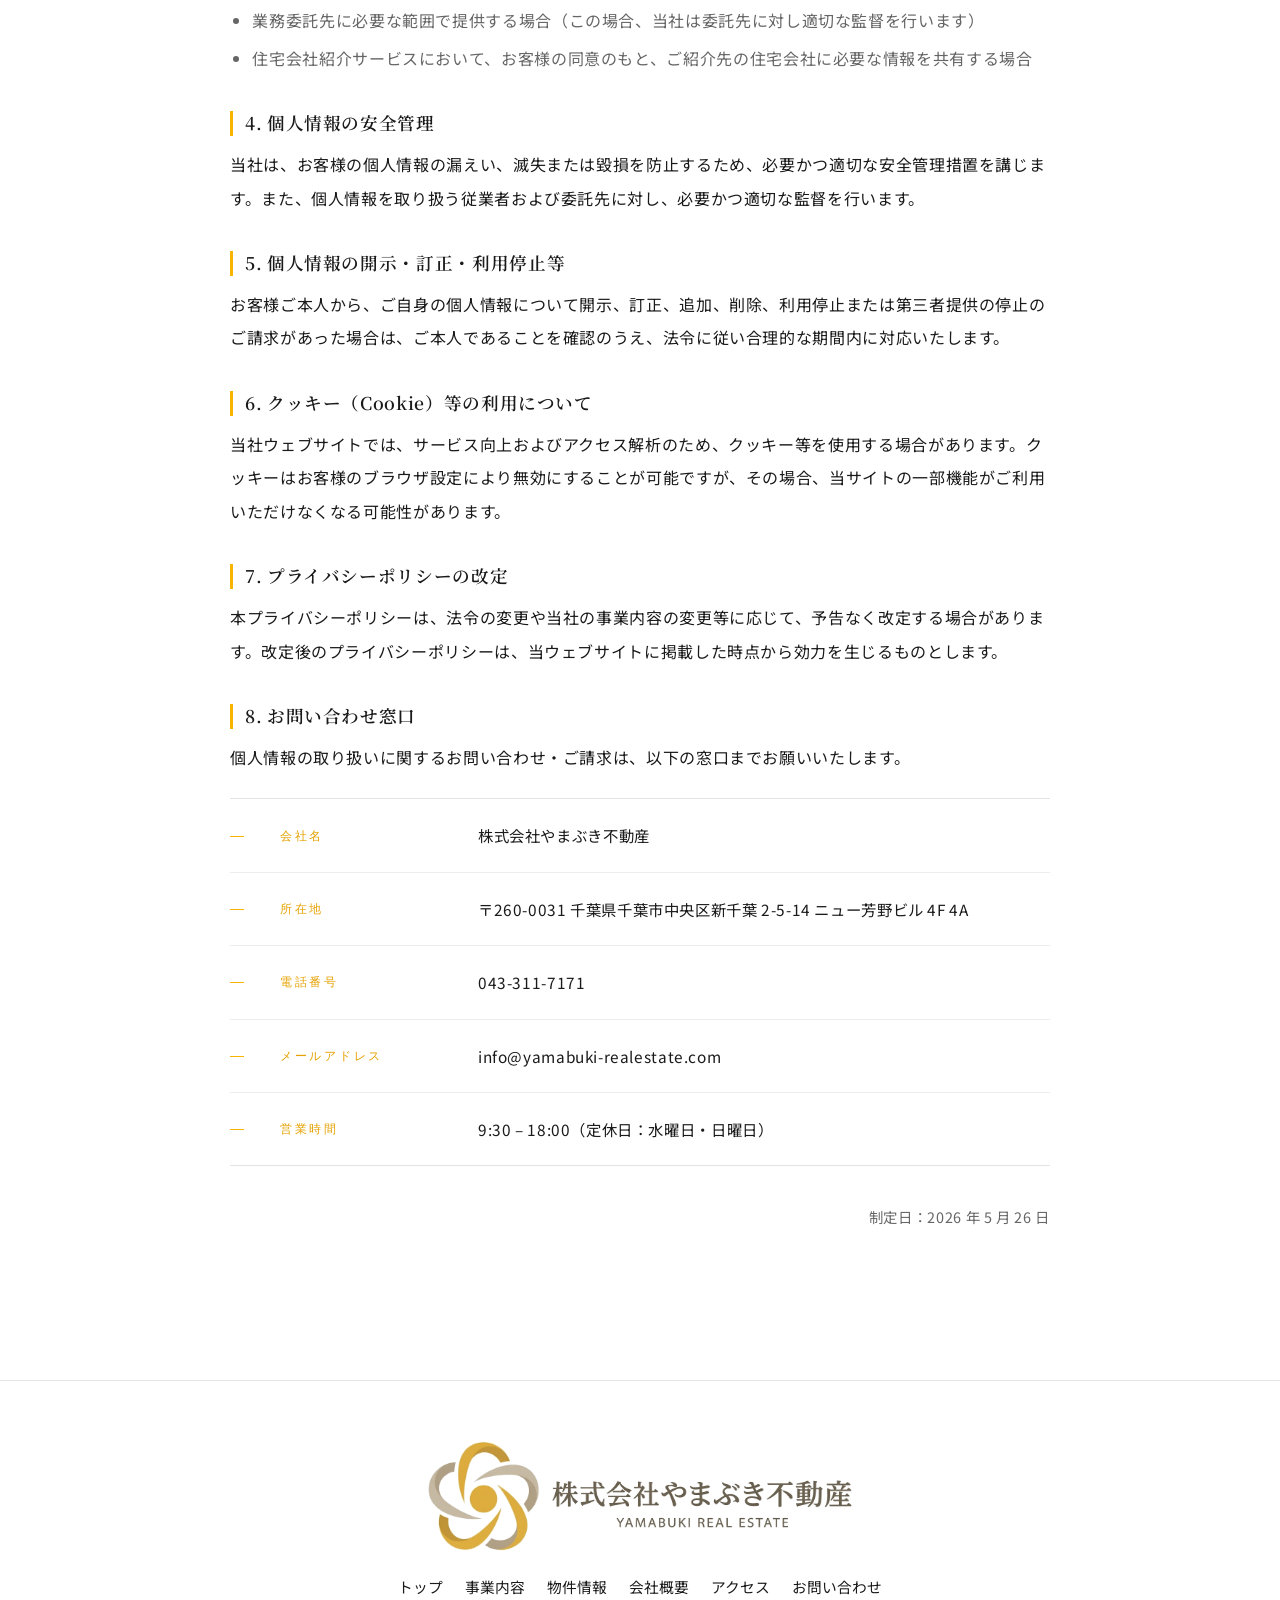
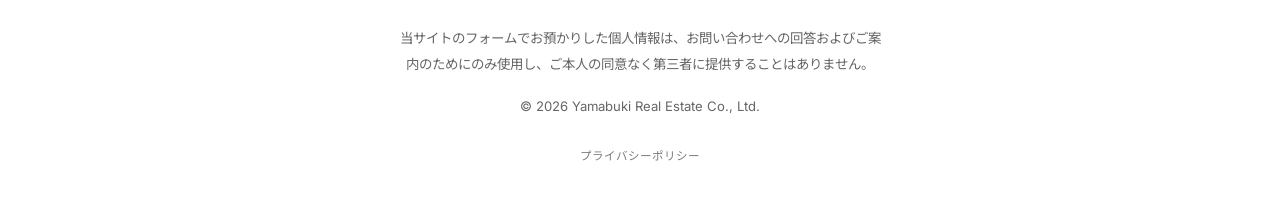
<file: privacy.html>
<!doctype html>
<html lang="ja">
  <head>
    <meta charset="utf-8">
    <meta name="viewport" content="width=device-width, initial-scale=1">
    <title>プライバシーポリシー ｜ 株式会社やまぶき不動産</title>
    <meta name="description" content="株式会社やまぶき不動産の個人情報保護方針（プライバシーポリシー）。お客様の個人情報の取り扱いについてご案内します。">
    <meta name="robots" content="noindex">
    <meta property="og:type" content="website">
    <meta property="og:title" content="プライバシーポリシー ｜ 株式会社やまぶき不動産">
    <meta property="og:description" content="株式会社やまぶき不動産の個人情報保護方針（プライバシーポリシー）。">
    <meta property="og:url" content="https://yamabuki-realestate.com/privacy.html">
    <link rel="icon" href="assets/favicon.ico">
    <link rel="icon" type="image/png" sizes="192x192" href="assets/icon-192.png">
    <link rel="icon" type="image/png" sizes="512x512" href="assets/icon-512.png">
    <link rel="apple-touch-icon" href="assets/apple-touch-icon.png">
    <link rel="preconnect" href="https://fonts.googleapis.com">
    <link rel="preconnect" href="https://fonts.gstatic.com" crossorigin>
    <link href="https://fonts.googleapis.com/css2?family=Inter:wght@400;500;600;700&family=Noto+Sans+JP:wght@400;500;700&family=Noto+Serif+JP:wght@500;600&display=swap" rel="stylesheet">
    <link rel="stylesheet" href="styles.css">
  </head>
  <body>
    <div class="loader" data-loader aria-hidden="true">
      <div class="loader__stage">
        <p class="loader__phrase">
          <span class="loader__char" style="--i:0">大</span>
          <span class="loader__char" style="--i:1">切</span>
          <span class="loader__char" style="--i:2">な</span>
          <span class="loader__char" style="--i:3">資</span>
          <span class="loader__char" style="--i:4">産</span>
          <span class="loader__char" style="--i:5">を</span>
          <span class="loader__char" style="--i:6">、</span>
          <span class="loader__char" style="--i:7">次</span>
          <span class="loader__char" style="--i:8">の</span>
          <span class="loader__char" style="--i:9">価</span>
          <span class="loader__char" style="--i:10">値</span>
          <span class="loader__char" style="--i:11">へ</span>
          <span class="loader__char" style="--i:12">。</span>
        </p>
        <span class="loader__rule"></span>
        <p class="loader__en">YAMABUKI REAL ESTATE</p>
      </div>
      <div class="loader__logo-wrap" aria-hidden="true">
        <img class="loader__logo" src="assets/logo-header-transparent.png" alt="">
      </div>
      <div class="loader__overlay-wrap">
        <div class="loader__overlay loader__overlay--white"></div>
        <div class="loader__overlay loader__overlay--gold"></div>
      </div>
    </div>
    <header class="site-header" data-header>
      <a class="brand" href="index.html" aria-label="株式会社やまぶき不動産 トップへ">
        <img src="assets/logo-header-transparent.png" alt="株式会社やまぶき不動産">
      </a>
      <button class="menu-toggle" type="button" aria-label="メニューを開く" aria-expanded="false" data-menu-toggle>
        <span></span>
        <span></span>
      </button>
      <div class="header-panel" data-nav>
        <nav class="site-nav" aria-label="グローバルナビゲーション">
          <a href="index.html">トップページ</a>
          <a href="service.html">事業内容</a>
          <a href="property.html">物件情報</a>
          <a href="company.html">会社概要</a>
          <a href="access.html">アクセス</a>
          <a href="contact.html">お問い合わせ</a>
        </nav>
        <div class="header-actions">
          <a class="member-card" href="property.html#member-form" aria-label="未公開物件情報のメール会員登録へ">
            <span>新規会員登録はこちら</span>
            <strong>未公開物件情報</strong>
            <em>メールで受け取る</em>
          </a>
          <div class="header-tel" aria-label="電話番号と営業時間">
            <a href="tel:0433117171">043-311-7171</a>
            <span>営業時間 9:30-18:00</span>
            <span>定休日 水曜日・日曜日</span>
          </div>
        </div>
      </div>
    </header>

    <main class="main-offset">
      <section class="page-hero" aria-labelledby="page-title">
        <div class="container">
          <div class="breadcrumb"><a href="index.html">トップ</a> ＞ プライバシーポリシー</div>
          <p class="label">Privacy Policy</p>
          <h1 id="page-title">プライバシーポリシー</h1>
        </div>
      </section>

      <section class="section" aria-labelledby="privacy-title">
        <div class="container privacy-content prose">
          <h2 id="privacy-title" class="visually-hidden">個人情報保護方針</h2>
          <p>株式会社やまぶき不動産（以下「当社」といいます。）は、お客様の個人情報の保護を重要な責務と認識し、個人情報の保護に関する法律（個人情報保護法）その他関係法令を遵守するとともに、以下のとおり個人情報保護方針を定め、適切な取り扱いに努めます。</p>

          <h3>1. 個人情報の取得</h3>
          <p>当社は、適法かつ公正な手段によって、業務上必要な範囲で個人情報を取得します。お客様にご提供いただく個人情報については、その利用目的を明示したうえで取得します。</p>

          <h3>2. 個人情報の利用目的</h3>
          <p>当社は、取得した個人情報を以下の目的のために利用します。</p>
          <ul>
            <li>お客様からのお問い合わせ・ご相談への回答、対応のため</li>
            <li>不動産売買仲介に関するご案内・物件情報の提供のため</li>
            <li>注文住宅検討者向け住宅会社紹介サービスの提供のため</li>
            <li>会員様への未公開物件情報のご案内のため</li>
            <li>当社サービスの品質向上、サービスのご案内のため</li>
            <li>契約の履行、契約後のアフターサポートのため</li>
            <li>法令に基づく対応のため</li>
          </ul>

          <h3>3. 個人情報の第三者提供</h3>
          <p>当社は、以下の場合を除き、お客様の事前の同意なく個人情報を第三者に提供することはありません。</p>
          <ul>
            <li>法令に基づく場合</li>
            <li>人の生命、身体または財産の保護のために必要があり、本人の同意を得ることが困難である場合</li>
            <li>公衆衛生の向上または児童の健全な育成の推進のために特に必要があり、本人の同意を得ることが困難である場合</li>
            <li>国の機関もしくは地方公共団体またはその委託を受けた者が法令の定める事務を遂行することに対して協力する必要がある場合</li>
            <li>業務委託先に必要な範囲で提供する場合（この場合、当社は委託先に対し適切な監督を行います）</li>
            <li>住宅会社紹介サービスにおいて、お客様の同意のもと、ご紹介先の住宅会社に必要な情報を共有する場合</li>
          </ul>

          <h3>4. 個人情報の安全管理</h3>
          <p>当社は、お客様の個人情報の漏えい、滅失または毀損を防止するため、必要かつ適切な安全管理措置を講じます。また、個人情報を取り扱う従業者および委託先に対し、必要かつ適切な監督を行います。</p>

          <h3>5. 個人情報の開示・訂正・利用停止等</h3>
          <p>お客様ご本人から、ご自身の個人情報について開示、訂正、追加、削除、利用停止または第三者提供の停止のご請求があった場合は、ご本人であることを確認のうえ、法令に従い合理的な期間内に対応いたします。</p>

          <h3>6. クッキー（Cookie）等の利用について</h3>
          <p>当社ウェブサイトでは、サービス向上およびアクセス解析のため、クッキー等を使用する場合があります。クッキーはお客様のブラウザ設定により無効にすることが可能ですが、その場合、当サイトの一部機能がご利用いただけなくなる可能性があります。</p>

          <h3>7. プライバシーポリシーの改定</h3>
          <p>本プライバシーポリシーは、法令の変更や当社の事業内容の変更等に応じて、予告なく改定する場合があります。改定後のプライバシーポリシーは、当ウェブサイトに掲載した時点から効力を生じるものとします。</p>

          <h3>8. お問い合わせ窓口</h3>
          <p>個人情報の取り扱いに関するお問い合わせ・ご請求は、以下の窓口までお願いいたします。</p>
          <dl class="company-list">
            <div><dt>会社名</dt><dd>株式会社やまぶき不動産</dd></div>
            <div><dt>所在地</dt><dd>〒260-0031 千葉県千葉市中央区新千葉 2-5-14 ニュー芳野ビル 4F 4A</dd></div>
            <div><dt>電話番号</dt><dd>043-311-7171</dd></div>
            <div><dt>メールアドレス</dt><dd><a href="mailto:info@yamabuki-realestate.com">info@yamabuki-realestate.com</a></dd></div>
            <div><dt>営業時間</dt><dd>9:30 – 18:00（定休日：水曜日・日曜日）</dd></div>
          </dl>

          <p class="privacy-date">制定日：2026 年 5 月 26 日</p>
        </div>
      </section>
    </main>

    <footer class="site-footer">
      <div class="container footer-inner">
        <img class="footer-logo" src="assets/logo-header-transparent.png" alt="株式会社やまぶき不動産">
        <nav class="footer-nav" aria-label="フッターナビゲーション">
          <a href="index.html">トップ</a>
          <a href="service.html">事業内容</a>
          <a href="property.html">物件情報</a>
          <a href="company.html">会社概要</a>
          <a href="access.html">アクセス</a>
          <a href="contact.html">お問い合わせ</a>
        </nav>
        <p class="privacy-note">当サイトのフォームでお預かりした個人情報は、お問い合わせへの回答およびご案内のためにのみ使用し、ご本人の同意なく第三者に提供することはありません。</p>
        <p class="copyright">&copy; <span data-year></span> Yamabuki Real Estate Co., Ltd.</p>
        <p class="footer-legal"><a href="privacy.html">プライバシーポリシー</a></p>
      </div>
    </footer>

    <script src="script.js"></script>
  </body>
</html>
</file>
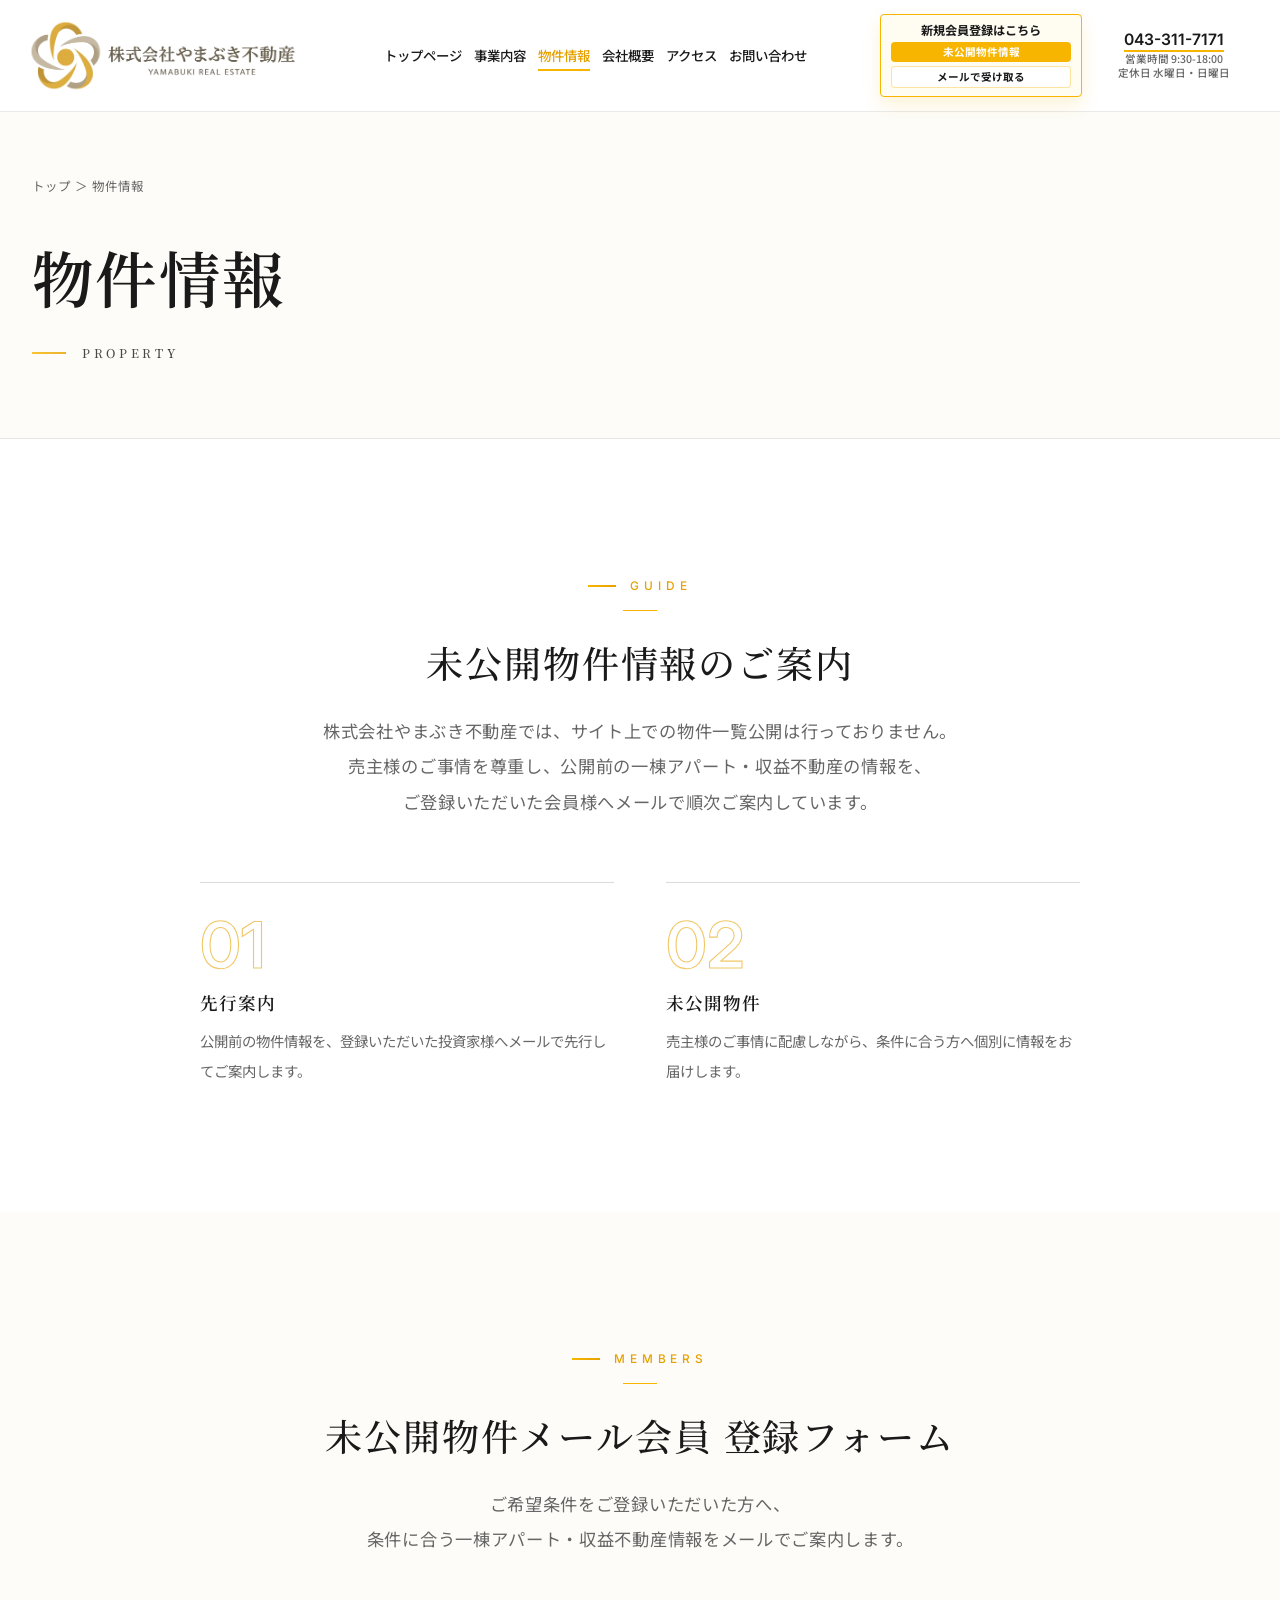
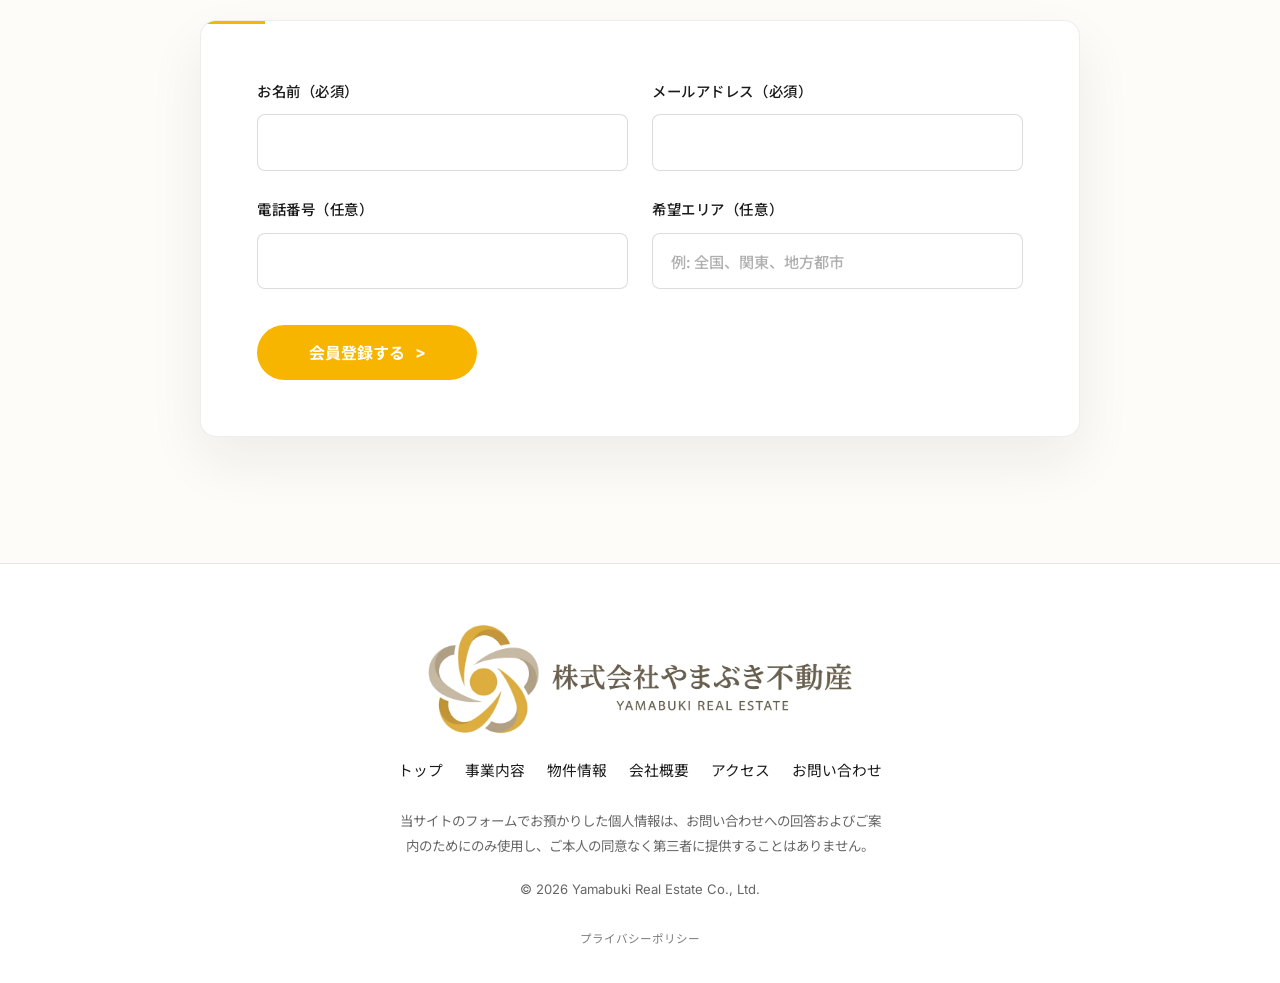
<file: property.html>
<!doctype html>
<html lang="ja">
  <head>
    <meta charset="utf-8">
    <meta name="viewport" content="width=device-width, initial-scale=1">
    <title>物件情報 ｜ 株式会社やまぶき不動産</title>
    <meta name="description" content="未公開物件情報は、ご登録いただいた会員様へメールでご案内しています。築古一棟アパート・収益不動産の物件情報をご希望の方は会員登録をお願いいたします。">
    <meta property="og:type" content="website">
    <meta property="og:title" content="物件情報 ｜ 株式会社やまぶき不動産">
    <meta property="og:description" content="未公開物件情報は、ご登録いただいた会員様へメールでご案内しています。築古一棟アパート・収益不動産の物件情報をご希望の方は会員登録をお願いいたします。">
    <meta property="og:image" content="https://yamabuki-realestate.com/assets/og-image.jpg">
    <meta property="og:url" content="https://yamabuki-realestate.com/property.html">
    <meta name="twitter:card" content="summary_large_image">
    <link rel="icon" href="assets/favicon.ico">
    <link rel="icon" type="image/png" sizes="192x192" href="assets/icon-192.png">
    <link rel="icon" type="image/png" sizes="512x512" href="assets/icon-512.png">
    <link rel="apple-touch-icon" href="assets/apple-touch-icon.png">
    <link rel="preconnect" href="https://fonts.googleapis.com">
    <link rel="preconnect" href="https://fonts.gstatic.com" crossorigin>
    <link href="https://fonts.googleapis.com/css2?family=Inter:wght@400;500;600;700&family=Noto+Sans+JP:wght@400;500;700&family=Noto+Serif+JP:wght@500;600&display=swap" rel="stylesheet">
    <link rel="stylesheet" href="styles.css">
    <script type="application/ld+json">
      {
        "@context": "https://schema.org",
        "@type": "RealEstateAgent",
        "name": "株式会社やまぶき不動産",
        "url": "https://yamabuki-realestate.com/",
        "telephone": "+81-43-311-7171",
        "address": {
          "@type": "PostalAddress",
          "streetAddress": "新千葉2-5-14 ニュー芳野ビル4F 4A",
          "addressLocality": "千葉市中央区",
          "addressRegion": "千葉県",
          "postalCode": "260-0031",
          "addressCountry": "JP"
        },
        "openingHoursSpecification": [{
          "@type": "OpeningHoursSpecification",
          "dayOfWeek": ["Monday", "Tuesday", "Thursday", "Friday", "Saturday"],
          "opens": "09:30",
          "closes": "18:00"
        }]
      }
    </script>
  </head>
  <body>
    <div class="loader" data-loader aria-hidden="true">
      <div class="loader__stage">
        <p class="loader__phrase">
          <span class="loader__char" style="--i:0">大</span>
          <span class="loader__char" style="--i:1">切</span>
          <span class="loader__char" style="--i:2">な</span>
          <span class="loader__char" style="--i:3">資</span>
          <span class="loader__char" style="--i:4">産</span>
          <span class="loader__char" style="--i:5">を</span>
          <span class="loader__char" style="--i:6">、</span>
          <span class="loader__char" style="--i:7">次</span>
          <span class="loader__char" style="--i:8">の</span>
          <span class="loader__char" style="--i:9">価</span>
          <span class="loader__char" style="--i:10">値</span>
          <span class="loader__char" style="--i:11">へ</span>
          <span class="loader__char" style="--i:12">。</span>
        </p>
        <span class="loader__rule"></span>
        <p class="loader__en">YAMABUKI REAL ESTATE</p>
      </div>
      <div class="loader__logo-wrap" aria-hidden="true">
        <img class="loader__logo" src="assets/logo-header-transparent.png" alt="">
      </div>
      <div class="loader__overlay-wrap">
        <div class="loader__overlay loader__overlay--white"></div>
        <div class="loader__overlay loader__overlay--gold"></div>
      </div>
    </div>
    <header class="site-header" data-header>
      <a class="brand" href="index.html" aria-label="株式会社やまぶき不動産 トップへ">
        <img src="assets/logo-header-transparent.png" alt="株式会社やまぶき不動産">
      </a>
      <button class="menu-toggle" type="button" aria-label="メニューを開く" aria-expanded="false" data-menu-toggle>
        <span></span>
        <span></span>
      </button>
      <div class="header-panel" data-nav>
        <nav class="site-nav" aria-label="グローバルナビゲーション">
          <a href="index.html">トップページ</a>
          <a href="service.html">事業内容</a>
          <a class="is-active" href="property.html" aria-current="page">物件情報</a>
          <a href="company.html">会社概要</a>
          <a href="access.html">アクセス</a>
          <a href="contact.html">お問い合わせ</a>
        </nav>
        <div class="header-actions">
          <a class="member-card" href="property.html#member-form" aria-label="未公開物件情報のメール会員登録へ">
            <span>新規会員登録はこちら</span>
            <strong>未公開物件情報</strong>
            <em>メールで受け取る</em>
          </a>
          <div class="header-tel" aria-label="電話番号と営業時間">
            <a href="tel:0433117171">043-311-7171</a>
            <span>営業時間 9:30-18:00</span>
            <span>定休日 水曜日・日曜日</span>
          </div>
        </div>
      </div>
    </header>

    <main class="main-offset">
      <section class="page-head" aria-labelledby="page-title">
        <div class="page-head__inner">
          <div class="breadcrumb"><a href="index.html">トップ</a> ＞ 物件情報</div>
          <h1 id="page-title" class="hero__catch">物件情報</h1>
          <p class="hero__en" aria-hidden="true">Property</p>
        </div>
      </section>

      <section class="section" id="guide" aria-labelledby="guide-title">
        <div class="container">
          <div class="section__head section__head--center">
            <p class="label">Guide</p>
            <h2 id="guide-title">未公開物件情報のご案内</h2>
            <p class="section__lead">株式会社やまぶき不動産では、サイト上での物件一覧公開は行っておりません。<br class="pc-br">売主様のご事情を尊重し、公開前の一棟アパート・収益不動産の情報を、<br class="pc-br">ご登録いただいた会員様へメールで順次ご案内しています。</p>
          </div>
          <div class="flow-steps flow-steps--two">
            <article class="flow-step fade-in">
              <span class="flow-step__num" aria-hidden="true">01</span>
              <h3>先行案内</h3>
              <p>公開前の物件情報を、登録いただいた投資家様へメールで先行してご案内します。</p>
            </article>
            <article class="flow-step fade-in">
              <span class="flow-step__num" aria-hidden="true">02</span>
              <h3>未公開物件</h3>
              <p>売主様のご事情に配慮しながら、条件に合う方へ個別に情報をお届けします。</p>
            </article>
          </div>
        </div>
      </section>

      <section class="section section--map" id="member-form" aria-labelledby="member-title">
        <div class="container">
          <div class="section__head section__head--center">
            <p class="label">Members</p>
            <h2 id="member-title">未公開物件メール会員 登録フォーム</h2>
            <p class="section__lead">ご希望条件をご登録いただいた方へ、<br class="pc-br">条件に合う一棟アパート・収益不動産情報をメールでご案内します。</p>
          </div>
          <form class="form-card form-card--editorial fade-in" name="member" method="POST" data-netlify="true" data-netlify-honeypot="bot-field" data-form data-success="ご登録ありがとうございました。順次ご案内いたします。">
            <input type="hidden" name="form-name" value="member">
            <input type="hidden" name="お問い合わせ種別" value="新規会員登録（未公開物件メール会員）">
            <p hidden><label>Don't fill: <input name="bot-field"></label></p>
            <div class="form-grid">
              <label>
                お名前（必須）
                <input type="text" name="お名前" autocomplete="name" required>
              </label>
              <label>
                メールアドレス（必須）
                <input type="email" name="メールアドレス" autocomplete="email" required>
              </label>
              <label>
                電話番号（任意）
                <input type="tel" name="電話番号" autocomplete="tel">
              </label>
              <label>
                希望エリア（任意）
                <input type="text" name="希望エリア" placeholder="例: 全国、関東、地方都市">
              </label>
            </div>
            <div class="form-actions">
              <button class="button button--primary" type="submit">会員登録する</button>
              <p class="form-message" role="status"></p>
            </div>
          </form>
        </div>
      </section>
    </main>

    <footer class="site-footer">
      <div class="container footer-inner">
        <img class="footer-logo" src="assets/logo-header-transparent.png" alt="株式会社やまぶき不動産">
        <nav class="footer-nav" aria-label="フッターナビゲーション">
          <a href="index.html">トップ</a>
          <a href="service.html">事業内容</a>
          <a href="property.html">物件情報</a>
          <a href="company.html">会社概要</a>
          <a href="access.html">アクセス</a>
          <a href="contact.html">お問い合わせ</a>
        </nav>
        <p class="privacy-note">当サイトのフォームでお預かりした個人情報は、お問い合わせへの回答およびご案内のためにのみ使用し、ご本人の同意なく第三者に提供することはありません。</p>
        <p class="copyright">&copy; <span data-year></span> Yamabuki Real Estate Co., Ltd.</p>
        <p class="footer-legal"><a href="privacy.html">プライバシーポリシー</a></p>
      </div>
    </footer>

    <script src="script.js"></script>
  </body>
</html>
</file>
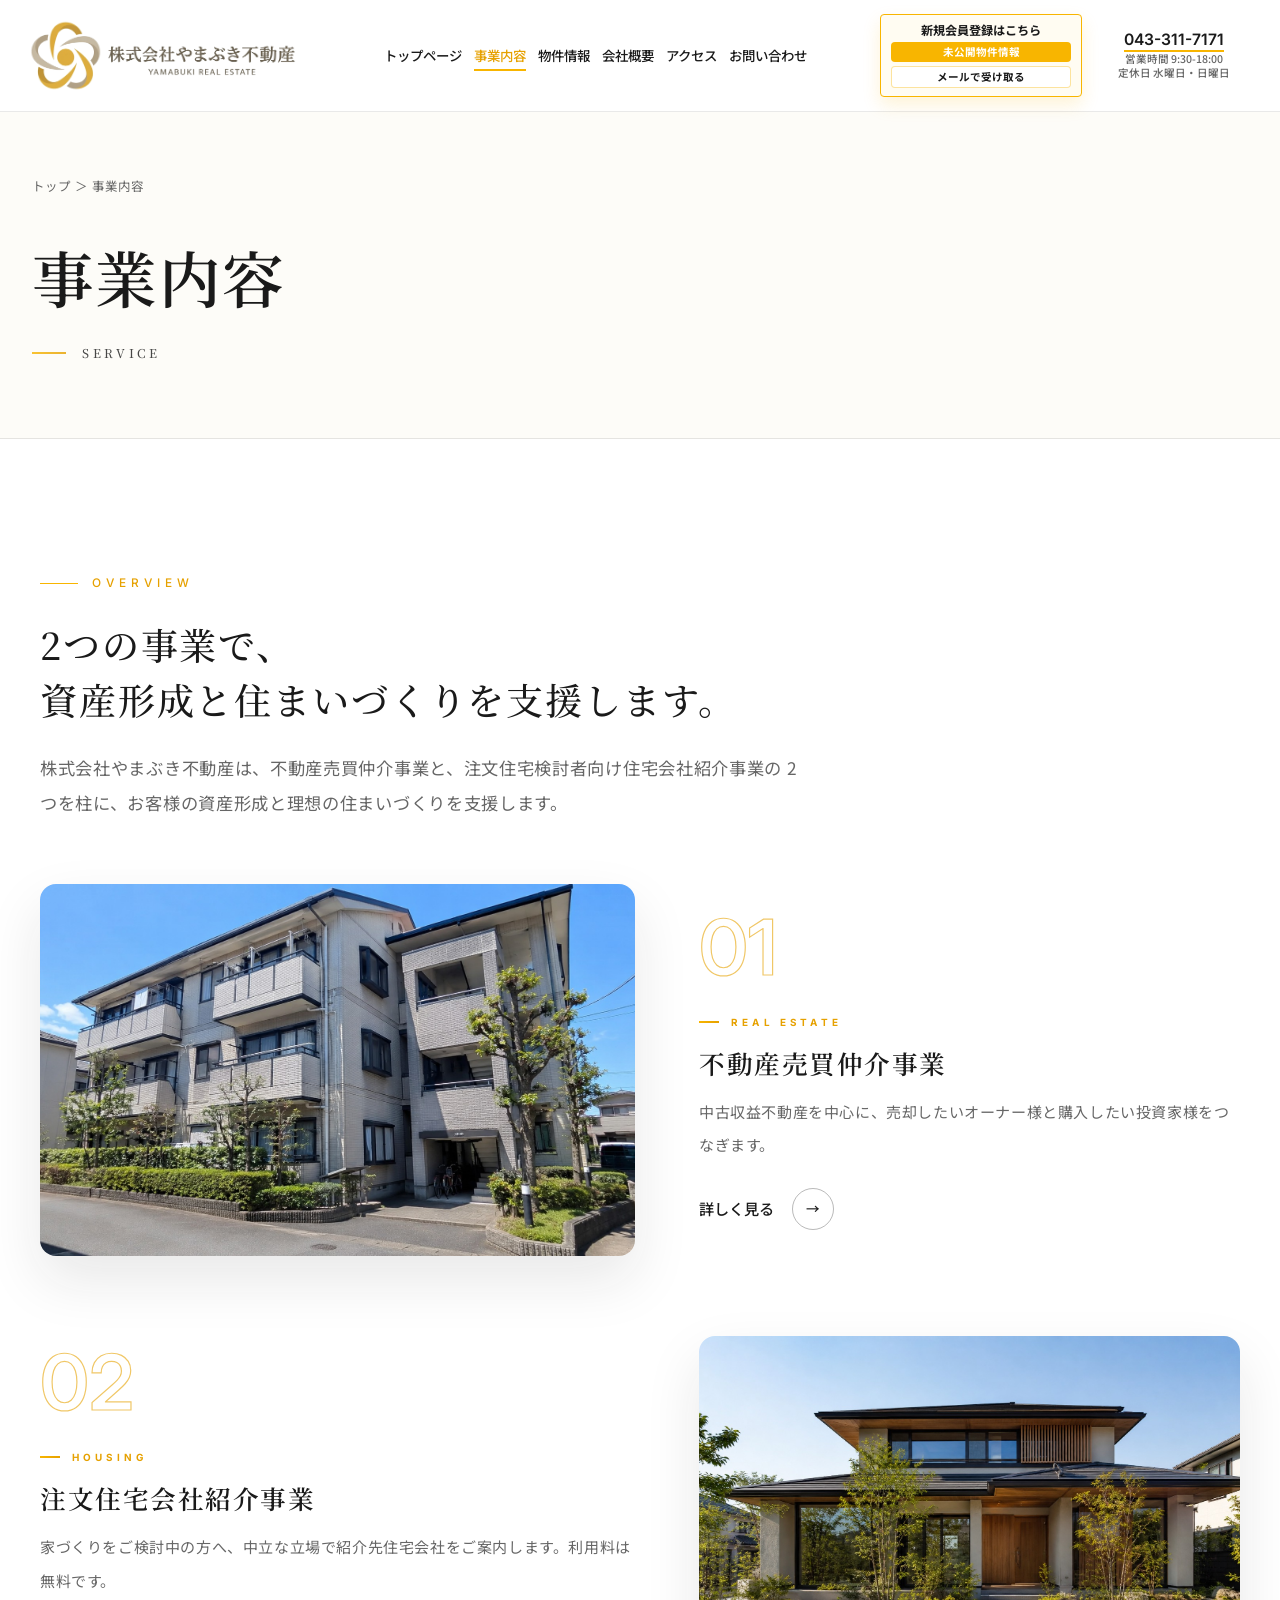
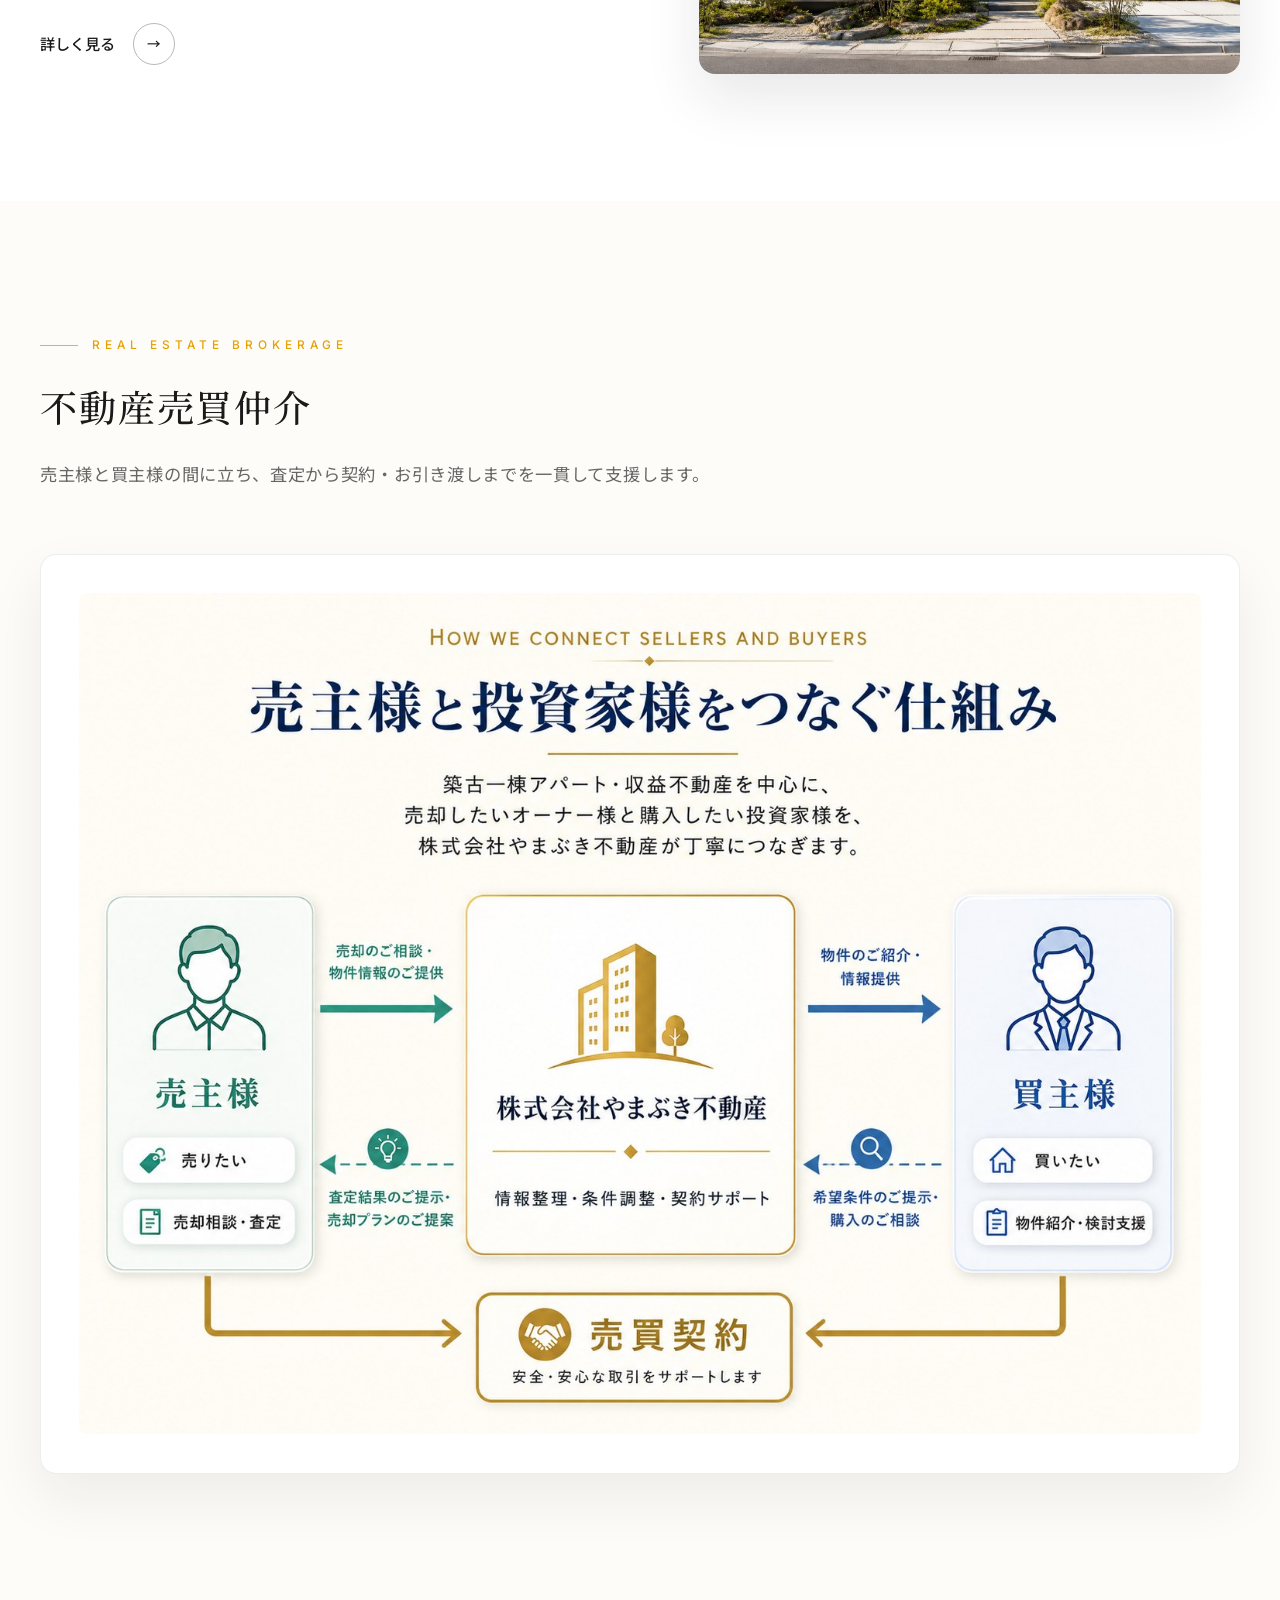
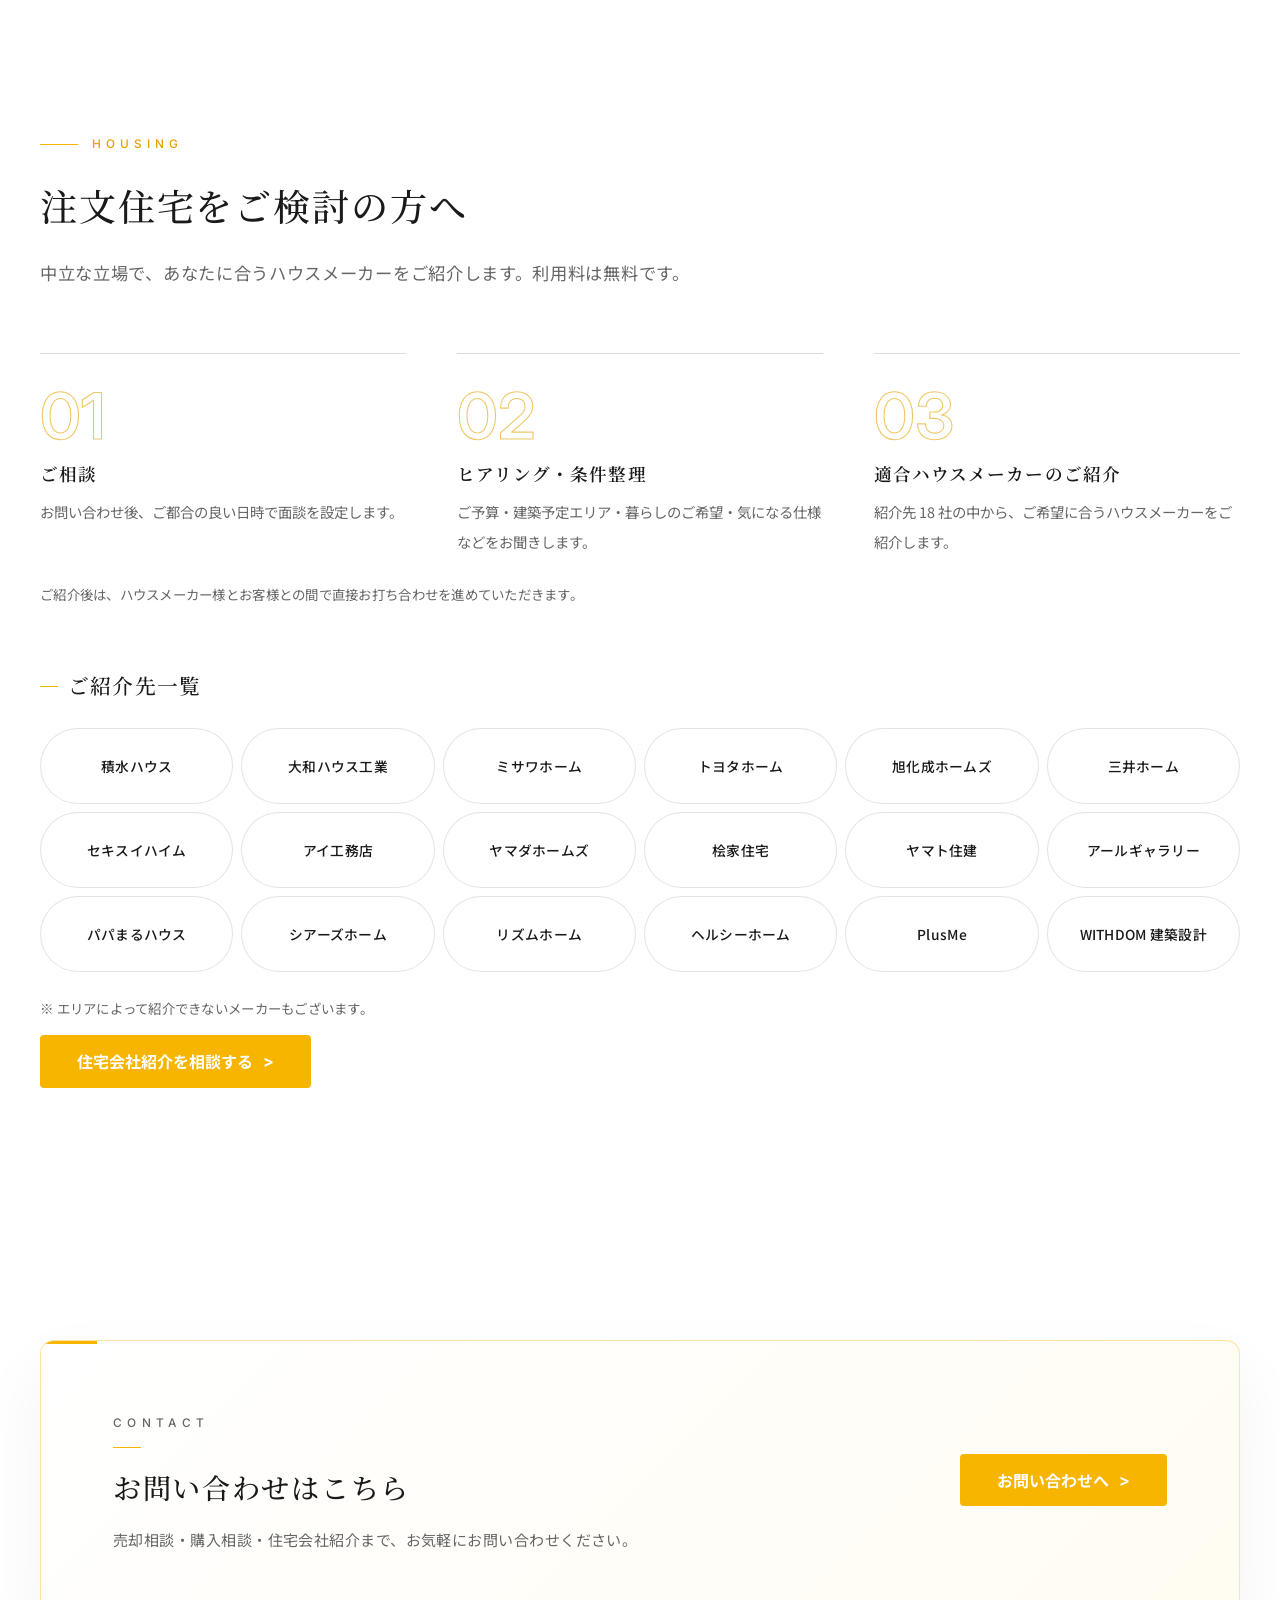
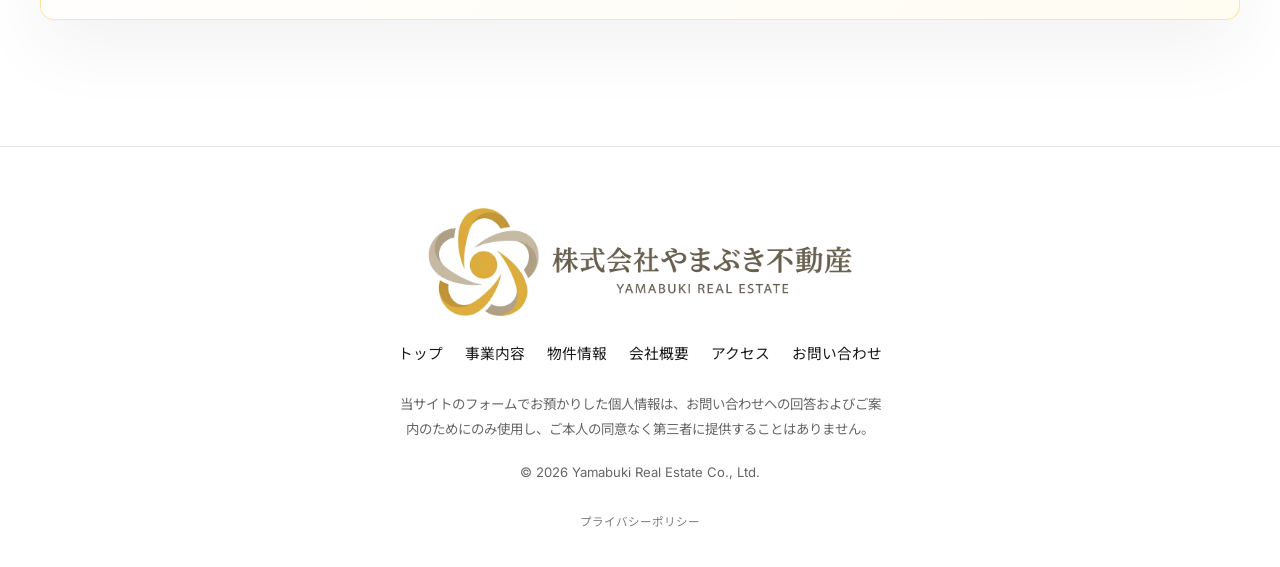
<file: service.html>
<!doctype html>
<html lang="ja">
  <head>
    <meta charset="utf-8">
    <meta name="viewport" content="width=device-width, initial-scale=1">
    <title>事業内容 ｜ 株式会社やまぶき不動産</title>
    <meta name="description" content="不動産売買仲介事業と、注文住宅検討者向け住宅会社紹介事業の 2 つの事業内容、紹介先住宅会社 18 社をご紹介します。">
    <meta property="og:type" content="website">
    <meta property="og:title" content="事業内容 ｜ 株式会社やまぶき不動産">
    <meta property="og:description" content="不動産売買仲介事業と、注文住宅検討者向け住宅会社紹介事業の 2 つの事業内容、紹介先住宅会社 18 社をご紹介します。">
    <meta property="og:image" content="https://yamabuki-realestate.com/assets/og-image.jpg">
    <meta property="og:url" content="https://yamabuki-realestate.com/service.html">
    <meta name="twitter:card" content="summary_large_image">
    <link rel="icon" href="assets/favicon.ico">
    <link rel="icon" type="image/png" sizes="192x192" href="assets/icon-192.png">
    <link rel="icon" type="image/png" sizes="512x512" href="assets/icon-512.png">
    <link rel="apple-touch-icon" href="assets/apple-touch-icon.png">
    <link rel="preconnect" href="https://fonts.googleapis.com">
    <link rel="preconnect" href="https://fonts.gstatic.com" crossorigin>
    <link href="https://fonts.googleapis.com/css2?family=Inter:wght@400;500;600;700&family=Noto+Sans+JP:wght@400;500;700&family=Noto+Serif+JP:wght@500;600&display=swap" rel="stylesheet">
    <link rel="stylesheet" href="styles.css">
    <script type="application/ld+json">
      {
        "@context": "https://schema.org",
        "@type": "RealEstateAgent",
        "name": "株式会社やまぶき不動産",
        "url": "https://yamabuki-realestate.com/",
        "telephone": "+81-43-311-7171",
        "address": {
          "@type": "PostalAddress",
          "streetAddress": "新千葉2-5-14 ニュー芳野ビル4F 4A",
          "addressLocality": "千葉市中央区",
          "addressRegion": "千葉県",
          "postalCode": "260-0031",
          "addressCountry": "JP"
        },
        "openingHoursSpecification": [{
          "@type": "OpeningHoursSpecification",
          "dayOfWeek": ["Monday", "Tuesday", "Thursday", "Friday", "Saturday"],
          "opens": "09:30",
          "closes": "18:00"
        }]
      }
    </script>
  </head>
  <body>
    <div class="loader" data-loader aria-hidden="true">
      <div class="loader__stage">
        <p class="loader__phrase">
          <span class="loader__char" style="--i:0">大</span>
          <span class="loader__char" style="--i:1">切</span>
          <span class="loader__char" style="--i:2">な</span>
          <span class="loader__char" style="--i:3">資</span>
          <span class="loader__char" style="--i:4">産</span>
          <span class="loader__char" style="--i:5">を</span>
          <span class="loader__char" style="--i:6">、</span>
          <span class="loader__char" style="--i:7">次</span>
          <span class="loader__char" style="--i:8">の</span>
          <span class="loader__char" style="--i:9">価</span>
          <span class="loader__char" style="--i:10">値</span>
          <span class="loader__char" style="--i:11">へ</span>
          <span class="loader__char" style="--i:12">。</span>
        </p>
        <span class="loader__rule"></span>
        <p class="loader__en">YAMABUKI REAL ESTATE</p>
      </div>
      <div class="loader__logo-wrap" aria-hidden="true">
        <img class="loader__logo" src="assets/logo-header-transparent.png" alt="">
      </div>
      <div class="loader__overlay-wrap">
        <div class="loader__overlay loader__overlay--white"></div>
        <div class="loader__overlay loader__overlay--gold"></div>
      </div>
    </div>
    <header class="site-header" data-header>
      <a class="brand" href="index.html" aria-label="株式会社やまぶき不動産 トップへ">
        <img src="assets/logo-header-transparent.png" alt="株式会社やまぶき不動産">
      </a>
      <button class="menu-toggle" type="button" aria-label="メニューを開く" aria-expanded="false" data-menu-toggle>
        <span></span>
        <span></span>
      </button>
      <div class="header-panel" data-nav>
        <nav class="site-nav" aria-label="グローバルナビゲーション">
          <a href="index.html">トップページ</a>
          <a class="is-active" href="service.html" aria-current="page">事業内容</a>
          <a href="property.html">物件情報</a>
          <a href="company.html">会社概要</a>
          <a href="access.html">アクセス</a>
          <a href="contact.html">お問い合わせ</a>
        </nav>
        <div class="header-actions">
          <a class="member-card" href="property.html#member-form" aria-label="未公開物件情報のメール会員登録へ">
            <span>新規会員登録はこちら</span>
            <strong>未公開物件情報</strong>
            <em>メールで受け取る</em>
          </a>
          <div class="header-tel" aria-label="電話番号と営業時間">
            <a href="tel:0433117171">043-311-7171</a>
            <span>営業時間 9:30-18:00</span>
            <span>定休日 水曜日・日曜日</span>
          </div>
        </div>
      </div>
    </header>

    <main class="main-offset">
      <section class="page-head" aria-labelledby="page-title">
        <div class="page-head__inner">
          <div class="breadcrumb"><a href="index.html">トップ</a> ＞ 事業内容</div>
          <h1 id="page-title" class="hero__catch">事業内容</h1>
          <p class="hero__en" aria-hidden="true">Service</p>
        </div>
      </section>

      <section class="section" id="overview" aria-labelledby="overview-title">
        <div class="container">
          <div class="section__head">
            <p class="label">Overview</p>
            <h2 id="overview-title">2つの事業で、資産形成と<br class="mobile-br">住まいづくりを支援します。</h2>
            <p class="section__lead">株式会社やまぶき不動産は、不動産売買仲介事業と、注文住宅検討者向け住宅会社紹介事業の 2 つを柱に、お客様の資産形成と理想の住まいづくりを支援します。</p>
          </div>
          <div class="service-split">
            <article class="service-split__row fade-in">
              <div class="service-split__media">
                <img src="assets/service-realestate.jpg" alt="中古収益不動産の外観イメージ" loading="lazy">
              </div>
              <div class="service-split__body">
                <span class="service-split__num" aria-hidden="true">01</span>
                <p class="reason-item__en" aria-hidden="true">Real Estate</p>
                <h3>不動産売買仲介事業</h3>
                <p class="service-split__desc">中古収益不動産を中心に、売却したいオーナー様と購入したい投資家様をつなぎます。</p>
                <a class="philosophy__link" href="#realestate">詳しく見る<span aria-hidden="true">→</span></a>
              </div>
            </article>
            <article class="service-split__row service-split__row--reverse fade-in">
              <div class="service-split__media">
                <img src="assets/service-housing.jpg" alt="注文住宅の外観イメージ" loading="lazy">
              </div>
              <div class="service-split__body">
                <span class="service-split__num" aria-hidden="true">02</span>
                <p class="reason-item__en" aria-hidden="true">Housing</p>
                <h3>注文住宅会社紹介事業</h3>
                <p class="service-split__desc">家づくりをご検討中の方へ、中立な立場で紹介先住宅会社をご案内します。利用料は無料です。</p>
                <a class="philosophy__link" href="#housing">詳しく見る<span aria-hidden="true">→</span></a>
              </div>
            </article>
          </div>
        </div>
      </section>

      <section class="section section--map" id="realestate" aria-labelledby="realestate-title">
        <div class="container">
          <div class="section__head">
            <p class="label">Real Estate Brokerage</p>
            <h2 id="realestate-title">不動産売買仲介</h2>
            <p class="section__lead">売主様と買主様の間に立ち、査定から契約・お引き渡しまでを一貫して支援します。</p>
          </div>
          <figure class="diagram-frame fade-in">
            <img src="assets/brokerage-diagram.jpg" alt="売主様と投資家様をつなぐ仕組み。売主様、株式会社やまぶき不動産、買主様、売買契約の関係図。" loading="lazy">
          </figure>
        </div>
      </section>

      <section class="section" id="housing" aria-labelledby="housing-title">
        <div class="container">
          <div class="section__head">
            <p class="label">Housing</p>
            <h2 id="housing-title">注文住宅をご検討の方へ</h2>
            <p class="section__lead">中立な立場で、あなたに合うハウスメーカーをご紹介します。利用料は無料です。</p>
          </div>
          <div class="flow-steps">
            <article class="flow-step fade-in">
              <span class="flow-step__num" aria-hidden="true">01</span>
              <h3>ご相談</h3>
              <p>お問い合わせ後、ご都合の良い日時で面談を設定します。</p>
            </article>
            <article class="flow-step fade-in">
              <span class="flow-step__num" aria-hidden="true">02</span>
              <h3>ヒアリング・条件整理</h3>
              <p>ご予算・建築予定エリア・暮らしのご希望・気になる仕様などをお聞きします。</p>
            </article>
            <article class="flow-step fade-in">
              <span class="flow-step__num" aria-hidden="true">03</span>
              <h3>適合ハウスメーカーのご紹介</h3>
              <p>紹介先 18 社の中から、ご希望に合うハウスメーカーをご紹介します。</p>
            </article>
          </div>
          <p class="note">ご紹介後は、ハウスメーカー様とお客様との間で直接お打ち合わせを進めていただきます。</p>
          <h3 class="hm-title">ご紹介先一覧</h3>
          <div class="hm-grid" aria-label="紹介先ハウスメーカー一覧">
            <div class="hm-logo" data-hm="sekisui"><span class="hm-logo__text">積水ハウス</span><!-- <img class="hm-logo__image" src="assets/hm-logos/sekisui.png" alt="積水ハウス"> --></div>
            <div class="hm-logo" data-hm="daiwa"><span class="hm-logo__text">大和ハウス工業</span><!-- <img class="hm-logo__image" src="assets/hm-logos/daiwa.png" alt="大和ハウス工業"> --></div>
            <div class="hm-logo" data-hm="misawa"><span class="hm-logo__text">ミサワホーム</span><!-- <img class="hm-logo__image" src="assets/hm-logos/misawa.png" alt="ミサワホーム"> --></div>
            <div class="hm-logo" data-hm="toyota"><span class="hm-logo__text">トヨタホーム</span><!-- <img class="hm-logo__image" src="assets/hm-logos/toyota.png" alt="トヨタホーム"> --></div>
            <div class="hm-logo" data-hm="asahi-kasei"><span class="hm-logo__text">旭化成ホームズ</span><!-- <img class="hm-logo__image" src="assets/hm-logos/asahi-kasei.png" alt="旭化成ホームズ"> --></div>
            <div class="hm-logo" data-hm="mitsui"><span class="hm-logo__text">三井ホーム</span><!-- <img class="hm-logo__image" src="assets/hm-logos/mitsui.png" alt="三井ホーム"> --></div>
            <div class="hm-logo" data-hm="sekisui-heim"><span class="hm-logo__text">セキスイハイム</span><!-- <img class="hm-logo__image" src="assets/hm-logos/sekisui-heim.png" alt="セキスイハイム"> --></div>
            <div class="hm-logo" data-hm="ai-koumuten"><span class="hm-logo__text">アイ工務店</span><!-- <img class="hm-logo__image" src="assets/hm-logos/ai-koumuten.png" alt="アイ工務店"> --></div>
            <div class="hm-logo" data-hm="yamada"><span class="hm-logo__text">ヤマダホームズ</span><!-- <img class="hm-logo__image" src="assets/hm-logos/yamada.png" alt="ヤマダホームズ"> --></div>
            <div class="hm-logo" data-hm="hinokiya"><span class="hm-logo__text">桧家住宅</span><!-- <img class="hm-logo__image" src="assets/hm-logos/hinokiya.png" alt="桧家住宅"> --></div>
            <div class="hm-logo" data-hm="yamato"><span class="hm-logo__text">ヤマト住建</span><!-- <img class="hm-logo__image" src="assets/hm-logos/yamato.png" alt="ヤマト住建"> --></div>
            <div class="hm-logo" data-hm="r-gallery"><span class="hm-logo__text">アールギャラリー</span><!-- <img class="hm-logo__image" src="assets/hm-logos/r-gallery.png" alt="アールギャラリー"> --></div>
            <div class="hm-logo" data-hm="papamaru"><span class="hm-logo__text">パパまるハウス</span><!-- <img class="hm-logo__image" src="assets/hm-logos/papamaru.png" alt="パパまるハウス"> --></div>
            <div class="hm-logo" data-hm="sears"><span class="hm-logo__text">シアーズホーム</span><!-- <img class="hm-logo__image" src="assets/hm-logos/sears.png" alt="シアーズホーム"> --></div>
            <div class="hm-logo" data-hm="rhythm"><span class="hm-logo__text">リズムホーム</span><!-- <img class="hm-logo__image" src="assets/hm-logos/rhythm.png" alt="リズムホーム"> --></div>
            <div class="hm-logo" data-hm="healthy"><span class="hm-logo__text">ヘルシーホーム</span><!-- <img class="hm-logo__image" src="assets/hm-logos/healthy.png" alt="ヘルシーホーム"> --></div>
            <div class="hm-logo" data-hm="plusme"><span class="hm-logo__text">PlusMe</span><!-- <img class="hm-logo__image" src="assets/hm-logos/plusme.png" alt="PlusMe"> --></div>
            <div class="hm-logo" data-hm="withdom"><span class="hm-logo__text">WITHDOM 建築設計</span><!-- <img class="hm-logo__image" src="assets/hm-logos/withdom.png" alt="WITHDOM 建築設計"> --></div>
          </div>
          <p class="note">※ エリアによって紹介できないメーカーもございます。</p>
          <a class="button button--primary" href="contact.html#contact-housing">住宅会社紹介を相談する</a>
        </div>
      </section>

      <section class="section" aria-labelledby="cta-title">
        <div class="container">
          <div class="cta-band fade-in">
            <div>
              <p class="label">Contact</p>
              <h2 id="cta-title">お問い合わせはこちら</h2>
              <p>売却相談・購入相談・住宅会社紹介まで、お気軽にお問い合わせください。</p>
            </div>
            <a class="button button--primary" href="contact.html">お問い合わせへ</a>
          </div>
        </div>
      </section>
    </main>

    <footer class="site-footer">
      <div class="container footer-inner">
        <img class="footer-logo" src="assets/logo-header-transparent.png" alt="株式会社やまぶき不動産">
        <nav class="footer-nav" aria-label="フッターナビゲーション">
          <a href="index.html">トップ</a>
          <a href="service.html">事業内容</a>
          <a href="property.html">物件情報</a>
          <a href="company.html">会社概要</a>
          <a href="access.html">アクセス</a>
          <a href="contact.html">お問い合わせ</a>
        </nav>
        <p class="privacy-note">当サイトのフォームでお預かりした個人情報は、お問い合わせへの回答およびご案内のためにのみ使用し、ご本人の同意なく第三者に提供することはありません。</p>
        <p class="copyright">&copy; <span data-year></span> Yamabuki Real Estate Co., Ltd.</p>
        <p class="footer-legal"><a href="privacy.html">プライバシーポリシー</a></p>
      </div>
    </footer>

    <script src="script.js"></script>
  </body>
</html>
</file>
<file: styles.css>
:root {
  --yamabuki: #f8b500;
  --yamabuki-dark: #e6a100;
  --yamabuki-soft: #fffcf2;
  --text: #1a1a1a;
  --subtext: #666666;
  --border: #e5e5e5;
  --white: #ffffff;
  --gray: #f7f7f5;
  --shadow: 0 18px 48px rgba(26, 26, 26, 0.08);
  --max: 1200px;
}

* {
  box-sizing: border-box;
}

html {
  scroll-behavior: smooth;
}

body {
  margin: 0;
  color: var(--text);
  background: var(--white);
  font-family: "Noto Sans JP", "Yu Gothic", sans-serif;
  font-size: 16px;
  line-height: 1.9;
}

body.menu-open {
  overflow: hidden;
}

img {
  display: block;
  max-width: 100%;
}

a {
  color: inherit;
  text-decoration: none;
}

button,
input,
select,
textarea {
  font: inherit;
}

.container {
  width: min(var(--max), calc(100% - 48px));
  margin-inline: auto;
}

.site-header {
  position: fixed;
  z-index: 50;
  top: 0;
  left: 0;
  width: 100%;
  display: grid;
  grid-template-columns: minmax(260px, 360px) 1fr;
  gap: 22px;
  align-items: center;
  min-height: 112px;
  padding: 12px 48px;
  background: rgba(255, 255, 255, 0.96);
  border-bottom: 1px solid rgba(229, 229, 229, 0.85);
  backdrop-filter: blur(16px);
  transition: background-color 0.25s ease, box-shadow 0.25s ease, min-height 0.25s ease;
}

.site-header.is-scrolled {
  min-height: 96px;
  background: rgba(255, 255, 255, 0.98);
  box-shadow: 0 10px 28px rgba(26, 26, 26, 0.08);
}

.brand {
  display: inline-flex;
  align-items: center;
  min-width: 0;
}

.brand img {
  width: 340px;
  height: 84px;
  object-fit: contain;
  object-position: left center;
}

.header-panel {
  display: grid;
  grid-template-columns: minmax(420px, 1fr) auto;
  gap: 22px;
  align-items: center;
}

.site-nav {
  display: flex;
  justify-content: center;
  align-items: center;
  gap: clamp(14px, 1.8vw, 28px);
  white-space: nowrap;
}

.site-nav a {
  position: relative;
  padding: 10px 0;
  color: var(--text);
  font-weight: 500;
  font-size: 0.94rem;
  line-height: 1.4;
  transition: color 0.2s ease;
}

.site-nav a::after {
  position: absolute;
  right: 0;
  bottom: 4px;
  left: 0;
  height: 2px;
  background: var(--yamabuki);
  content: "";
  transform: scaleX(0);
  transform-origin: left;
  transition: transform 0.2s ease;
}

.site-nav a:hover,
.site-nav a:focus-visible,
.site-nav a.is-active {
  color: var(--yamabuki-dark);
}

.site-nav a:hover::after,
.site-nav a:focus-visible::after,
.site-nav a.is-active::after {
  transform: scaleX(1);
}

.header-actions {
  display: flex;
  gap: 14px;
  align-items: center;
  justify-content: flex-end;
  min-width: 392px;
}

.member-card {
  display: grid;
  gap: 4px;
  min-width: 202px;
  padding: 10px 14px;
  color: var(--text);
  background: var(--yamabuki-soft);
  border: 1px solid var(--yamabuki);
  border-radius: 4px;
  text-align: center;
  box-shadow: 0 8px 18px rgba(248, 181, 0, 0.16);
}

.member-card span {
  font-size: 0.86rem;
  font-weight: 700;
  line-height: 1.25;
}

.member-card strong,
.member-card em {
  display: block;
  padding: 3px 8px;
  color: #fff;
  background: var(--yamabuki);
  border-radius: 4px;
  font-size: 0.76rem;
  font-style: normal;
  font-weight: 700;
  line-height: 1.35;
}

.member-card em {
  color: var(--text);
  background: #fff;
  border: 1px solid rgba(248, 181, 0, 0.38);
}

.header-tel {
  display: grid;
  justify-items: center;
  color: var(--subtext);
  text-align: center;
  line-height: 1.35;
  min-width: 156px;
}

.header-tel a {
  color: var(--text);
  border-bottom: 2px solid var(--yamabuki);
  font-family: "Inter", sans-serif;
  font-size: 1.12rem;
  font-weight: 600;
  line-height: 1.25;
}

.header-tel span {
  font-size: 0.76rem;
  font-weight: 500;
}

.menu-toggle {
  display: none;
  width: 46px;
  height: 46px;
  align-items: center;
  justify-content: center;
  flex-direction: column;
  gap: 7px;
  padding: 0;
  background: var(--yamabuki);
  border: 0;
  border-radius: 50%;
  cursor: pointer;
}

.menu-toggle span {
  display: block;
  width: 20px;
  height: 2px;
  background: #fff;
}

.main-offset {
  padding-top: 112px;
}

.section {
  padding: 110px 0;
}

.section--soft {
  background: var(--yamabuki-soft);
}

.section--gray {
  background: var(--gray);
}

.section__head {
  max-width: 760px;
  margin-bottom: 44px;
}

.section__head--center {
  margin-inline: auto;
  text-align: center;
}

.label {
  margin: 0 0 14px;
  color: var(--yamabuki-dark);
  font-family: "Inter", sans-serif;
  font-size: 0.74rem;
  font-weight: 500;
  letter-spacing: 0.42em;
  text-transform: uppercase;
}

.section__head h2,
.cta-band h2,
.form-card h2,
.message-content h2,
.story-content h2 {
  font-family: "Noto Serif JP", "Yu Mincho", serif;
  font-weight: 500;
  letter-spacing: 0.08em;
  line-height: 1.5;
}

.section__head {
  margin-bottom: 56px;
}

.section__head--center {
  text-align: center;
}

.section__head--center .label {
  position: relative;
  display: inline-block;
  padding-bottom: 14px;
  margin-bottom: 24px;
}

.section__head--center .label::after {
  content: "";
  position: absolute;
  left: 50%;
  bottom: 0;
  width: 34px;
  height: 1px;
  background: var(--yamabuki);
  transform: translateX(-50%);
}

.section__head:not(.section__head--center) > .label {
  position: relative;
  padding-left: 52px;
  margin-bottom: 22px;
}

.section__head:not(.section__head--center) > .label::before {
  content: "";
  position: absolute;
  left: 0;
  top: 50%;
  width: 38px;
  height: 1px;
  background: var(--yamabuki);
}

.section__head h2 {
  font-size: clamp(1.6rem, 2.6vw, 2.2rem);
}

.section__lead {
  margin-top: 22px;
  max-width: 760px;
  line-height: 2.05;
  letter-spacing: 0.04em;
  color: var(--subtext);
}

h1,
h2,
h3 {
  font-family: "Noto Serif JP", "Yu Mincho", serif;
  font-weight: 600;
  line-height: 1.4;
  text-wrap: balance;
  word-break: keep-all;
}

h1,
h2,
h3,
p {
  margin-top: 0;
}

.section__head h2,
.page-hero h1,
.cta-band h2,
.form-card h2,
.message-content h2,
.story-content h2 {
  margin-bottom: 0;
  font-size: 2rem;
}

.section__lead,
.lead {
  color: var(--subtext);
  font-size: 1.08rem;
}

.button {
  position: relative;
  display: inline-flex;
  min-height: 50px;
  align-items: center;
  justify-content: center;
  gap: 10px;
  padding: 14px 36px;
  border: 1px solid transparent;
  border-radius: 4px;
  font-weight: 700;
  line-height: 1.4;
  cursor: pointer;
  overflow: hidden;
  isolation: isolate;
  transition:
    color 0.5s cubic-bezier(0.16, 1, 0.3, 1),
    border-color 0.5s cubic-bezier(0.16, 1, 0.3, 1),
    transform 0.45s cubic-bezier(0.16, 1, 0.3, 1),
    box-shadow 0.5s cubic-bezier(0.16, 1, 0.3, 1);
}

.button::after {
  content: ">";
  font-family: "Inter", sans-serif;
  transform: translateX(0);
  transition: transform 0.5s cubic-bezier(0.16, 1, 0.3, 1);
}

.button::before {
  content: "";
  position: absolute;
  inset: 0;
  background: var(--yamabuki-dark);
  transform: scaleX(0);
  transform-origin: left center;
  transition: transform 0.6s cubic-bezier(0.83, 0, 0.17, 1);
  z-index: -1;
}

.button:hover,
.button:focus-visible {
  transform: translateY(-3px);
  box-shadow: 0 18px 36px rgba(248, 181, 0, 0.22);
}

.button:hover::after,
.button:focus-visible::after {
  transform: translateX(6px);
}

.button:hover::before,
.button:focus-visible::before {
  transform: scaleX(1);
}

.button--primary {
  color: #fff;
  background: var(--yamabuki);
}

.button--secondary {
  color: var(--text);
  background: transparent;
  border-color: var(--text);
}

.button--secondary::before {
  background: var(--text);
}

.button--secondary:hover,
.button--secondary:focus-visible {
  color: #fff;
  border-color: var(--text);
}

.hero {
  position: relative;
  background: #fdfcf8;
  padding: clamp(150px, 21vh, 210px) 0 0;
}

.hero__head {
  display: flex;
  flex-direction: column;
  align-items: flex-start;
  gap: clamp(18px, 3vh, 28px);
  width: calc(100% - clamp(40px, 5vw, 96px));
  max-width: 1680px;
  margin-inline: auto;
  padding-bottom: clamp(28px, 5vh, 54px);
}

.hero__catch {
  margin: 0;
  font-size: clamp(2.4rem, 5.4vw, 5.4rem);
  font-weight: 600;
  line-height: 1.28;
  letter-spacing: 0.04em;
  color: var(--text);
}

.hero__catch-line {
  display: inline-block;
  white-space: nowrap;
}

.hero__en {
  display: flex;
  align-items: center;
  gap: 16px;
  margin: 0;
  font-family: "Noto Serif JP", "Yu Mincho", serif;
  font-size: clamp(0.62rem, 0.95vw, 0.78rem);
  font-weight: 500;
  letter-spacing: 0.3em;
  line-height: 2.1;
  text-transform: uppercase;
  color: var(--text);
  white-space: nowrap;
}

.hero__en::before {
  content: "";
  display: inline-block;
  width: 34px;
  height: 2px;
  background: linear-gradient(90deg, var(--yamabuki), var(--yamabuki-dark));
}

.hero__figure {
  position: relative;
  width: calc(100% - clamp(20px, 2.6vw, 44px));
  height: min(72vh, 740px);
  margin: 0 auto;
  border-radius: clamp(8px, 1vw, 14px);
  overflow: hidden;
  transform: translateZ(0);
}

.hero__photo {
  position: absolute;
  inset: -5% 0;
  background: url("assets/hero-city.jpg") left 62% / cover no-repeat;
  will-change: transform;
}

.philosophy {
  position: relative;
  overflow: hidden;
  background: #fdfcf8;
  padding: clamp(96px, 15vh, 170px) 0;
}

.philosophy__copy--vertical {
  display: flex;
  flex-direction: row-reverse;
  justify-content: flex-end;
  gap: clamp(20px, 2.2vw, 34px);
  font-size: clamp(1.9rem, 2.9vw, 2.8rem);
  line-height: 1;
  letter-spacing: 0.2em;
}

.philosophy__copy--vertical span {
  writing-mode: vertical-rl;
  text-orientation: upright;
}

.philosophy__copy--vertical span:nth-child(2) {
  margin-top: clamp(44px, 6vh, 72px);
}

.philosophy__copy--vertical::before {
  content: "";
  width: 2px;
  height: clamp(40px, 6vh, 60px);
  align-self: flex-start;
  background: linear-gradient(180deg, var(--yamabuki), var(--yamabuki-dark));
}

.philosophy__copy .pt-gold {
  font-style: normal;
}

.philosophy__inner {
  display: grid;
  grid-template-columns: minmax(0, 1fr) minmax(0, 1fr);
  gap: clamp(40px, 6vw, 100px);
  width: min(var(--max), calc(100% - 96px));
  margin-inline: auto;
}

.philosophy__copy {
  position: sticky;
  top: clamp(130px, 20vh, 190px);
  margin: 0;
  font-family: "Noto Serif JP", "Yu Mincho", serif;
  font-weight: 600;
  font-size: clamp(2rem, 3.5vw, 3.3rem);
  line-height: 1.7;
  letter-spacing: 0.06em;
  color: var(--text);
}

.philosophy__right {
  max-width: 560px;
}

.philosophy__right p {
  margin: 0 0 2.4em;
  font-family: "Noto Serif JP", "Yu Mincho", serif;
  font-size: clamp(0.95rem, 1.15vw, 1.08rem);
  line-height: 2.5;
  letter-spacing: 0.1em;
  color: var(--text);
}

.philosophy__close {
  margin: 3.2em 0 2.4em;
}

.philosophy__right p.philosophy__close {
  font-size: clamp(1.05rem, 1.4vw, 1.3rem);
  line-height: 2.1;
}

.philosophy__close em {
  font-style: normal;
  font-weight: 600;
  font-size: clamp(1.8rem, 2.6vw, 2.5rem);
  letter-spacing: 0.07em;
}

.philosophy__link {
  display: inline-flex;
  align-items: center;
  gap: 18px;
  font-size: 0.95rem;
  font-weight: 500;
  color: var(--text);
}

.philosophy__link span {
  display: inline-flex;
  align-items: center;
  justify-content: center;
  width: 42px;
  height: 42px;
  border-radius: 50%;
  border: 1px solid rgba(26, 26, 26, 0.3);
  background: transparent;
  color: var(--text);
  font-size: 0.85rem;
  transition: transform 0.3s ease, background-color 0.3s ease, border-color 0.3s ease;
}

.philosophy__link:hover span,
.philosophy__link:focus-visible span {
  transform: translateX(5px);
  background: var(--yamabuki);
  border-color: var(--yamabuki);
}


.quick-lead {
  position: relative;
  display: grid;
  width: min(1040px, calc(100% - 96px));
  grid-template-columns: repeat(2, minmax(0, 1fr));
  gap: 28px;
  margin: 64px auto 0;
}

.quick-lead::after {
  position: absolute;
  right: 12%;
  bottom: -18px;
  left: 12%;
  height: 1px;
  background: linear-gradient(90deg, transparent, rgba(248, 181, 0, 0.42), transparent);
  content: "";
}

.card,
.quick-lead article,
.service-card,
.reason-card,
.link-card,
.overview-card,
.flow-card,
.info-card,
.form-card {
  background: #fff;
  border: 1px solid var(--border);
  border-radius: 4px;
  box-shadow: 0 10px 28px rgba(26, 26, 26, 0.04);
}

.quick-lead article,
.reason-card,
.overview-card,
.flow-card,
.info-card {
  padding: 28px;
}

.quick-lead article {
  position: relative;
  z-index: 1;
  min-height: 228px;
  overflow: hidden;
  padding: 34px 92px 34px 34px;
  border-top: 3px solid var(--yamabuki);
  box-shadow: 0 18px 42px rgba(26, 26, 26, 0.08);
}

.quick-lead article::before {
  position: absolute;
  top: 28px;
  right: 28px;
  width: 54px;
  height: 54px;
  background:
    linear-gradient(90deg, transparent 42%, var(--yamabuki-dark) 42% 58%, transparent 58%),
    linear-gradient(transparent 42%, var(--yamabuki-dark) 42% 58%, transparent 58%),
    var(--yamabuki-soft);
  border: 1px solid rgba(248, 181, 0, 0.25);
  border-radius: 50%;
  content: "";
}

.quick-lead span,
.card-number {
  color: var(--yamabuki-dark);
  font-family: "Inter", sans-serif;
  font-weight: 600;
}

.quick-lead span {
  display: inline-block;
  margin-bottom: 12px;
  font-size: 1.5rem;
}

.quick-lead h2,
.reason-card h3,
.overview-card h3,
.flow-card h3,
.info-card h3 {
  margin: 8px 0 12px;
  font-size: 1.25rem;
}

.quick-lead p,
.reason-card p,
.overview-card p,
.flow-card p,
.info-card p {
  margin-bottom: 0;
  color: var(--subtext);
}

.news {
  background: #fdfcf8;
  padding: clamp(84px, 11vh, 120px) 0;
}

.news-layout {
  display: grid;
  grid-template-columns: 280px 1fr;
  gap: 80px;
  align-items: start;
}

.news-list {
  border-top: 1px solid rgba(26, 26, 26, 0.1);
}

.news-item {
  display: grid;
  grid-template-columns: 160px 1fr;
  gap: 32px;
  padding: 30px 0;
  border-bottom: 1px solid rgba(26, 26, 26, 0.08);
  transition: background-color 0.4s ease;
}

.news-item:hover {
  background-color: rgba(248, 181, 0, 0.04);
}

.news-item time {
  color: var(--subtext);
  font-family: "Inter", sans-serif;
  font-weight: 500;
  font-size: 0.86rem;
  letter-spacing: 0.18em;
}

.news-item p {
  margin: 0;
  font-size: 0.96rem;
  letter-spacing: 0.04em;
  line-height: 1.85;
}

.news-item--empty {
  grid-template-columns: 1fr;
  padding: 48px 0;
}

.news-item--empty p {
  color: var(--subtext);
  letter-spacing: 0.08em;
  text-align: center;
}

.service-grid,
.page-card-grid {
  display: grid;
  grid-template-columns: repeat(3, minmax(0, 1fr));
  gap: 24px;
}

.reason-grid {
  display: grid;
  grid-template-columns: repeat(2, minmax(0, 1fr));
  gap: 48px;
}

#reason {
  background: linear-gradient(135deg, #fff, var(--yamabuki-soft));
}

#reason.reason-section {
  position: relative;
  padding: clamp(110px, 15vh, 150px) 0;
  background: #fff;
}

#reason.reason-section::before {
  content: none;
  position: absolute;
  top: 80px;
  right: -20px;
  font-family: "Inter", sans-serif;
  font-size: clamp(120px, 18vw, 240px);
  font-weight: 800;
  color: rgba(248, 181, 0, 0.05);
  letter-spacing: 0.04em;
  line-height: 1;
  pointer-events: none;
  z-index: 0;
}

#reason .section__head {
  position: relative;
  z-index: 1;
  margin-bottom: 70px;
}

#reason .section__head .label {
  position: relative;
  display: inline-block;
  padding-bottom: 14px;
  margin-bottom: 22px;
  letter-spacing: 0.42em;
}

#reason .section__head .label::after {
  content: "";
  position: absolute;
  left: 50%;
  bottom: 0;
  width: 38px;
  height: 1px;
  background: var(--yamabuki);
  transform: translateX(-50%);
}

#reason .section__head h2 {
  font-family: "Noto Serif JP", serif;
  font-weight: 500;
  font-size: clamp(1.75rem, 3vw, 2.4rem);
  letter-spacing: 0.08em;
  line-height: 1.5;
}

.reason-card {
  position: relative;
  overflow: hidden;
  min-height: 320px;
  padding: 60px 56px 52px;
  background: #fff;
  border: 1px solid rgba(26, 26, 26, 0.06);
  border-radius: 2px;
  box-shadow:
    0 1px 0 rgba(248, 181, 0, 0.4) inset,
    0 28px 60px rgba(26, 26, 26, 0.06);
  z-index: 1;
}

.reason-card::before {
  content: "";
  position: absolute;
  top: 0;
  left: 0;
  width: 3px;
  height: 56px;
  background: var(--yamabuki);
  transition: height 0.6s cubic-bezier(0.16, 1, 0.3, 1);
}

.reason-card:hover::before {
  height: 100%;
}

.reason-card:nth-child(1)::after,
.reason-card:nth-child(2)::after {
  content: counter(reason-counter, decimal-leading-zero);
  position: absolute;
  top: 32px;
  right: 40px;
  font-family: "Inter", sans-serif;
  font-size: 0.78rem;
  font-weight: 500;
  letter-spacing: 0.35em;
  color: var(--yamabuki-dark);
}

.reason-grid {
  counter-reset: reason-counter;
}

.reason-card {
  counter-increment: reason-counter;
}

.reason-icon {
  display: grid;
  width: 72px;
  height: 72px;
  place-items: center;
  margin-bottom: 28px;
  color: var(--yamabuki-dark);
  background: transparent;
  border: 1px solid rgba(248, 181, 0, 0.45);
  border-radius: 50%;
  box-shadow: none;
  transition: background-color 0.6s ease, border-color 0.6s ease;
}

.reason-card:hover .reason-icon {
  background: var(--yamabuki-soft);
  border-color: var(--yamabuki);
}

.reason-icon svg {
  width: 36px;
  height: 36px;
  fill: none;
  stroke: currentColor;
  stroke-linecap: round;
  stroke-linejoin: round;
  stroke-width: 1.8;
}

.reason-icon--network svg {
  width: 40px;
  height: 40px;
}

.reason-card .card-number {
  display: none;
}

.reason-card h3 {
  margin-top: 0;
  margin-bottom: 22px;
  font-family: "Noto Serif JP", serif;
  font-weight: 500;
  font-size: 1.55rem;
  letter-spacing: 0.04em;
  line-height: 1.55;
}

.reason-card h3::after {
  content: "";
  display: block;
  width: 32px;
  height: 1px;
  margin-top: 18px;
  background: var(--yamabuki);
}

.reason-card p {
  margin-bottom: 0;
  line-height: 2.05;
  color: var(--subtext);
  font-size: 0.96rem;
  letter-spacing: 0.03em;
}

.overview-intro {
  position: relative;
  max-width: none;
  margin-inline: auto;
  margin-bottom: 70px;
  padding: 0;
  background: none;
  border: none;
  border-left: none;
  border-radius: 0;
  box-shadow: none;
}

.overview-intro .label {
  position: relative;
  padding-left: 52px;
  margin-bottom: 24px;
}

.overview-intro .label::before {
  content: "";
  position: absolute;
  left: 0;
  top: 50%;
  width: 38px;
  height: 1px;
  background: var(--yamabuki);
}

.overview-intro .label::after {
  display: none;
}

.overview-intro h2 {
  font-family: "Noto Serif JP", serif;
  font-weight: 500;
  font-size: clamp(1.7rem, 2.6vw, 2.3rem);
  letter-spacing: 0.08em;
  line-height: 1.55;
  white-space: normal;
  margin-bottom: 26px;
}

.overview-intro .section__lead {
  max-width: 880px;
  margin: 0;
  font-size: 1rem;
  line-height: 2.05;
  letter-spacing: 0.04em;
  color: var(--subtext);
}

.overview-grid {
  display: grid;
  grid-template-columns: repeat(2, minmax(0, 1fr));
  gap: 40px;
}

.overview-card {
  position: relative;
  overflow: hidden;
  background: #fff;
  border: 1px solid rgba(26, 26, 26, 0.06);
  border-radius: 2px;
  box-shadow: 0 28px 60px rgba(26, 26, 26, 0.06);
  transition: transform 0.7s cubic-bezier(0.16, 1, 0.3, 1), box-shadow 0.7s ease;
}

.overview-card:hover {
  transform: translateY(-8px);
  box-shadow: 0 40px 84px rgba(248, 181, 0, 0.14);
}

.overview-card--media {
  padding: 0;
}

.overview-card__image {
  width: 100%;
  height: 320px;
  object-fit: cover;
  transition: transform 1.6s cubic-bezier(0.16, 1, 0.3, 1);
}

.overview-card:hover .overview-card__image {
  transform: scale(1.06);
}

.overview-card__body {
  display: flex;
  min-height: 280px;
  flex-direction: column;
  padding: 48px 44px 40px;
}

.overview-card__body .card-number {
  font-family: "Inter", sans-serif;
  font-size: 0.88rem;
  font-weight: 500;
  letter-spacing: 0.32em;
  color: var(--yamabuki-dark);
  margin-bottom: 14px;
}

.overview-card__body h3 {
  font-family: "Noto Serif JP", serif;
  font-weight: 500;
  font-size: 1.5rem;
  letter-spacing: 0.06em;
  margin-bottom: 18px;
}

.overview-card__body h3::after {
  content: "";
  display: block;
  width: 30px;
  height: 1px;
  margin-top: 16px;
  background: var(--yamabuki);
}

.overview-card__body p {
  margin: 0;
  color: var(--subtext);
  font-size: 0.94rem;
  letter-spacing: 0.03em;
  line-height: 2;
}

.overview-card__body .text-link {
  margin-top: auto;
  padding-top: 28px;
}

.page-card-grid {
  grid-template-columns: repeat(4, minmax(0, 1fr));
}

.member-banner,
.cta-band {
  position: relative;
  display: grid;
  grid-template-columns: minmax(0, 1fr) auto;
  gap: 40px;
  align-items: center;
  padding: 64px 72px;
  background:
    linear-gradient(135deg, #fff 0%, var(--yamabuki-soft) 100%);
  border: 1px solid rgba(248, 181, 0, 0.35);
  border-radius: 2px;
  box-shadow: 0 30px 70px rgba(26, 26, 26, 0.05);
  overflow: hidden;
}

.member-banner::before,
.cta-band::before {
  content: "";
  position: absolute;
  top: 0;
  left: 0;
  width: 56px;
  height: 3px;
  background: var(--yamabuki);
}

.member-banner .label,
.cta-band .label {
  position: relative;
  display: inline-block;
  padding-bottom: 12px;
  margin-bottom: 18px;
  letter-spacing: 0.45em;
  font-size: 0.74rem;
}

.member-banner .label::after,
.cta-band .label::after {
  content: "";
  position: absolute;
  left: 0;
  bottom: 0;
  width: 28px;
  height: 1px;
  background: var(--yamabuki);
}

.member-banner h2,
.cta-band h2 {
  margin-bottom: 16px;
  font-family: "Noto Serif JP", serif;
  font-weight: 500;
  font-size: clamp(1.4rem, 2.2vw, 1.85rem);
  letter-spacing: 0.06em;
  line-height: 1.55;
}

.member-banner p,
.cta-band p {
  margin-bottom: 0;
  color: var(--subtext);
  line-height: 2;
  font-size: 0.94rem;
  letter-spacing: 0.03em;
}

.section--soft {
  padding: 100px 0;
}

.link-card {
  display: flex;
  flex-direction: column;
  overflow: hidden;
  height: 100%;
}

.link-card__image {
  min-height: 180px;
  background:
    linear-gradient(135deg, rgba(248, 181, 0, 0.32), rgba(255, 255, 255, 0.1)),
    var(--gray);
  background-size: cover;
  background-position: center;
}

.link-card__image--service {
  background-image: linear-gradient(135deg, rgba(248, 181, 0, 0.22), rgba(255, 255, 255, 0.08)), url("assets/card-service.jpg");
}

.link-card__image--company {
  background-image: linear-gradient(135deg, rgba(248, 181, 0, 0.22), rgba(255, 255, 255, 0.08)), url("assets/card-company.jpg");
}

.link-card__image--access {
  background-image: linear-gradient(135deg, rgba(248, 181, 0, 0.22), rgba(255, 255, 255, 0.08)), url("assets/card-access.jpg");
}

.link-card__image--contact {
  background-image: linear-gradient(135deg, rgba(248, 181, 0, 0.22), rgba(255, 255, 255, 0.08)), url("assets/card-contact.jpg");
}

.link-card__body {
  display: flex;
  flex: 1;
  flex-direction: column;
  padding: 24px;
}

.link-card h3 {
  margin-bottom: 10px;
  font-size: 1.25rem;
}

.link-card p {
  margin-bottom: 18px;
  color: var(--subtext);
}

.text-link {
  position: relative;
  display: inline-flex;
  align-items: center;
  gap: 12px;
  margin-top: auto;
  color: var(--text);
  font-family: "Inter", sans-serif;
  font-weight: 500;
  font-size: 0.86rem;
  letter-spacing: 0.18em;
  text-transform: uppercase;
  transition: color 0.4s ease, gap 0.5s cubic-bezier(0.16, 1, 0.3, 1);
}

.text-link::after {
  content: "";
  width: 32px;
  height: 1px;
  background: currentColor;
  transition: width 0.5s cubic-bezier(0.16, 1, 0.3, 1), background 0.4s ease;
}

.text-link:hover,
.text-link:focus-visible {
  color: var(--yamabuki-dark);
  gap: 20px;
}

.text-link:hover::after {
  width: 44px;
}

.page-hero {
  position: relative;
  min-height: 380px;
  display: grid;
  align-items: end;
  padding: 120px 0 70px;
  overflow: hidden;
  background:
    linear-gradient(135deg, rgba(255, 252, 242, 0.92) 0%, rgba(255, 252, 242, 0.78) 100%),
    var(--gray);
  background-size: cover;
  background-position: center;
}

.page-hero::before {
  content: "";
  position: absolute;
  top: 0;
  left: 50%;
  width: 1px;
  height: 70px;
  background: linear-gradient(180deg, transparent, var(--yamabuki));
  opacity: 0.7;
  transform: translateX(-50%);
}

.page-hero::after {
  content: "";
  position: absolute;
  inset: auto 0 0 0;
  height: 1px;
  background: linear-gradient(90deg, transparent 10%, rgba(248, 181, 0, 0.45) 50%, transparent 90%);
}

.page-hero .container {
  position: relative;
  z-index: 1;
}

.page-hero--service {
  background-image: linear-gradient(135deg, rgba(255, 252, 242, 0.9) 0%, rgba(255, 252, 242, 0.7) 100%), url("assets/page-hero/service.jpg");
}

.page-hero--property {
  background-image: linear-gradient(135deg, rgba(255, 252, 242, 0.9) 0%, rgba(255, 252, 242, 0.7) 100%), url("assets/page-hero/property.jpg");
}

.page-hero--company {
  background-image: linear-gradient(135deg, rgba(255, 252, 242, 0.9) 0%, rgba(255, 252, 242, 0.7) 100%), url("assets/page-hero/company.jpg");
}

.page-hero--access {
  background-image: linear-gradient(135deg, rgba(255, 252, 242, 0.9) 0%, rgba(255, 252, 242, 0.7) 100%), url("assets/page-hero/access.jpg");
}

.page-hero--contact {
  background-image: linear-gradient(135deg, rgba(255, 252, 242, 0.9) 0%, rgba(255, 252, 242, 0.7) 100%), url("assets/page-hero/contact.jpg");
}

.breadcrumb {
  margin-bottom: 32px;
  color: var(--subtext);
  font-size: 0.78rem;
  letter-spacing: 0.12em;
}

.breadcrumb a {
  color: var(--subtext);
  transition: color 0.3s ease;
}

.breadcrumb a:hover {
  color: var(--yamabuki-dark);
}

.page-hero .label {
  position: relative;
  display: inline-block;
  padding-left: 52px;
  margin-bottom: 22px;
  font-size: 0.78rem;
  letter-spacing: 0.5em;
  color: var(--yamabuki-dark);
}

.page-hero .label::before {
  content: "";
  position: absolute;
  left: 0;
  top: 50%;
  width: 38px;
  height: 1px;
  background: var(--yamabuki);
}

.page-hero h1 {
  font-family: "Noto Serif JP", serif;
  font-weight: 500;
  font-size: clamp(2.2rem, 4.5vw, 3.2rem);
  letter-spacing: 0.1em;
  line-height: 1.25;
  margin-bottom: 0;
}

.page-hero h1::after {
  content: "";
  display: block;
  width: 40px;
  height: 1px;
  margin-top: 26px;
  background: var(--text);
  opacity: 0.4;
}

.service-card {
  padding: 30px;
}

.service-card h3 {
  margin: 10px 0 12px;
  font-size: 1.28rem;
}

.service-card p {
  color: var(--subtext);
}

.brokerage-diagram-image {
  position: relative;
  max-width: 1120px;
  margin: 0 auto;
  overflow: hidden;
  background: #fff;
  border: none;
  border-radius: 0;
  box-shadow: 0 40px 90px rgba(26, 26, 26, 0.08);
  padding: 60px 64px;
}

.brokerage-diagram-image::before {
  content: "";
  position: absolute;
  top: 24px;
  left: 24px;
  width: 40px;
  height: 40px;
  border-top: 1px solid var(--yamabuki);
  border-left: 1px solid var(--yamabuki);
}

.brokerage-diagram-image::after {
  content: "";
  position: absolute;
  bottom: 24px;
  right: 24px;
  width: 40px;
  height: 40px;
  border-bottom: 1px solid var(--yamabuki);
  border-right: 1px solid var(--yamabuki);
}

.brokerage-diagram-image img {
  width: 100%;
  height: auto;
}

.brokerage-diagram {
  overflow: hidden;
  padding: 50px 42px;
  background:
    radial-gradient(circle at 50% 45%, rgba(248, 181, 0, 0.12), transparent 42%),
    linear-gradient(135deg, #fffdf6, #fff);
  border: 1px solid rgba(248, 181, 0, 0.22);
  border-radius: 4px;
  box-shadow: var(--shadow);
}

.brokerage-diagram__head {
  max-width: 820px;
  margin: 0 auto 34px;
  text-align: center;
}

.brokerage-diagram__head h3 {
  margin-bottom: 12px;
  color: #1f2f4f;
  font-size: clamp(1.7rem, 3vw, 2.55rem);
}

.brokerage-diagram__head p {
  margin-bottom: 0;
  color: var(--subtext);
}

.brokerage-diagram__body {
  position: relative;
  display: grid;
  grid-template-columns: minmax(170px, 0.75fr) minmax(260px, 1fr) minmax(170px, 0.75fr);
  grid-template-areas:
    "seller center buyer"
    ". contract .";
  gap: 22px 38px;
  align-items: center;
  max-width: 980px;
  margin-inline: auto;
}

.diagram-person,
.diagram-center,
.diagram-contract {
  background: rgba(255, 255, 255, 0.92);
  border: 1px solid rgba(248, 181, 0, 0.35);
  border-radius: 4px;
  box-shadow: 0 18px 42px rgba(26, 26, 26, 0.08);
}

.diagram-person {
  display: grid;
  justify-items: center;
  gap: 12px;
  padding: 24px 18px;
  text-align: center;
}

.diagram-person--seller {
  grid-area: seller;
  border-color: rgba(0, 128, 96, 0.25);
  background: linear-gradient(180deg, rgba(235, 255, 249, 0.76), rgba(255, 255, 255, 0.94));
}

.diagram-person--buyer {
  grid-area: buyer;
  border-color: rgba(39, 93, 171, 0.22);
  background: linear-gradient(180deg, rgba(239, 246, 255, 0.78), rgba(255, 255, 255, 0.94));
}

.diagram-person__icon {
  position: relative;
  width: 86px;
  height: 86px;
  border: 3px solid currentColor;
  border-radius: 50%;
  color: var(--yamabuki-dark);
}

.diagram-person__icon::before,
.diagram-person__icon::after {
  position: absolute;
  content: "";
}

.diagram-person__icon::before {
  top: 18px;
  left: 22px;
  width: 36px;
  height: 24px;
  border: 3px solid currentColor;
  border-bottom: 0;
  border-radius: 22px 22px 0 0;
}

.diagram-person__icon::after {
  right: 18px;
  bottom: -28px;
  left: 18px;
  height: 44px;
  border: 3px solid currentColor;
  border-bottom: 0;
  border-radius: 32px 32px 0 0;
}

.diagram-person--seller .diagram-person__icon {
  color: #0b8f70;
}

.diagram-person--buyer .diagram-person__icon {
  color: #255fab;
}

.diagram-person h4 {
  margin: 12px 0 4px;
  font-size: 1.8rem;
}

.diagram-person p {
  width: min(100%, 210px);
  margin: 0;
  padding: 8px 14px;
  background: #fff;
  border: 1px solid rgba(26, 26, 26, 0.08);
  border-radius: 4px;
  box-shadow: 0 10px 24px rgba(26, 26, 26, 0.06);
  font-weight: 700;
}

.diagram-center {
  grid-area: center;
  display: grid;
  justify-items: center;
  gap: 16px;
  min-height: 292px;
  padding: 30px;
  border-color: var(--yamabuki);
  text-align: center;
}

.diagram-center img {
  width: min(300px, 100%);
  max-height: 88px;
  object-fit: contain;
}

.diagram-center p {
  margin: 0;
  padding-top: 16px;
  border-top: 1px solid rgba(248, 181, 0, 0.42);
  font-weight: 700;
}

.diagram-building {
  position: relative;
  width: 82px;
  height: 92px;
  background: linear-gradient(90deg, #b98a18 0 24%, #f2c14c 24% 100%);
  border-radius: 4px 4px 0 0;
  box-shadow: inset 0 -8px 0 rgba(255, 255, 255, 0.24);
}

.diagram-building::before {
  position: absolute;
  inset: 16px 18px 16px 34px;
  background:
    linear-gradient(#fff 0 0) 0 0 / 12px 12px,
    linear-gradient(#fff 0 0) 22px 0 / 12px 12px,
    linear-gradient(#fff 0 0) 0 22px / 12px 12px,
    linear-gradient(#fff 0 0) 22px 22px / 12px 12px,
    linear-gradient(#fff 0 0) 0 44px / 12px 12px,
    linear-gradient(#fff 0 0) 22px 44px / 12px 12px;
  background-repeat: no-repeat;
  content: "";
}

.diagram-arrow {
  align-self: center;
  color: var(--yamabuki-dark);
  font-weight: 700;
  text-align: center;
}

.diagram-arrow--seller {
  grid-column: 1 / 3;
  grid-row: 1;
  justify-self: center;
  margin-left: 154px;
  transform: translateY(-74px);
}

.diagram-arrow--buyer {
  grid-column: 2 / 4;
  grid-row: 1;
  justify-self: center;
  margin-right: 154px;
  transform: translateY(-74px);
}

.diagram-contract {
  grid-area: contract;
  justify-self: center;
  min-width: min(360px, 100%);
  padding: 18px 30px;
  border-color: var(--yamabuki-dark);
  text-align: center;
}

.diagram-contract strong,
.diagram-contract span {
  display: block;
}

.diagram-contract strong {
  color: var(--yamabuki-dark);
  font-family: "Noto Serif JP", "Yu Mincho", serif;
  font-size: 1.9rem;
}

.diagram-contract span {
  color: var(--subtext);
  font-weight: 700;
}

.flow-grid {
  display: grid;
  grid-template-columns: repeat(4, minmax(0, 1fr));
  gap: 18px;
}

.flow-grid--three {
  grid-template-columns: repeat(3, minmax(0, 1fr));
}

.flow-card {
  position: relative;
  padding: 56px 36px 44px;
  background: #fff;
  border: 1px solid rgba(26, 26, 26, 0.06);
  border-radius: 2px;
  box-shadow: 0 24px 56px rgba(26, 26, 26, 0.05);
  transition: transform 0.6s cubic-bezier(0.16, 1, 0.3, 1), box-shadow 0.6s ease;
}

.flow-card::before {
  content: "";
  position: absolute;
  top: 0;
  left: 36px;
  width: 28px;
  height: 1px;
  background: var(--yamabuki);
}

.flow-card__badge {
  display: inline-block;
  width: auto;
  height: auto;
  margin-bottom: 18px;
  padding: 0;
  color: var(--yamabuki-dark);
  background: transparent;
  border-radius: 0;
  font-family: "Inter", sans-serif;
  font-size: 1.05rem;
  font-weight: 500;
  letter-spacing: 0.18em;
}

.flow-card h3 {
  font-family: "Noto Serif JP", serif;
  font-weight: 500;
  letter-spacing: 0.05em;
  margin-bottom: 14px;
}

.badge-copy {
  display: inline-flex;
  margin-top: 28px;
  padding: 8px 14px;
  color: var(--text);
  background: var(--yamabuki-soft);
  border: 1px solid var(--yamabuki);
  border-radius: 999px;
  font-weight: 700;
}

.hm-title {
  position: relative;
  margin: 64px 0 28px;
  padding-left: 28px;
  font-family: "Noto Serif JP", serif;
  font-weight: 500;
  font-size: 1.3rem;
  letter-spacing: 0.06em;
}

.hm-title::before {
  content: "";
  position: absolute;
  left: 0;
  top: 50%;
  width: 18px;
  height: 1px;
  background: var(--yamabuki);
}

.hm-grid {
  display: grid;
  grid-template-columns: repeat(6, minmax(0, 1fr));
  gap: 8px;
  margin-top: 0;
}

.hm-logo {
  display: grid;
  min-height: 76px;
  place-items: center;
  padding: 14px 10px;
  background: #fff;
  border: 1px solid rgba(248, 181, 0, 0.5);
  border-radius: 0;
  text-align: center;
  transition: background-color 0.4s ease, transform 0.5s cubic-bezier(0.16, 1, 0.3, 1), border-color 0.4s ease, box-shadow 0.5s ease;
}

.hm-logo:hover {
  background: var(--yamabuki-soft);
  border-color: var(--yamabuki);
  transform: translateY(-3px);
  box-shadow: 0 12px 28px rgba(248, 181, 0, 0.18);
}

.hm-logo__text {
  font-size: 0.86rem;
  font-weight: 500;
  letter-spacing: 0.02em;
  line-height: 1.4;
  color: var(--text);
}

.note {
  color: var(--subtext);
  font-size: 0.84rem;
  letter-spacing: 0.02em;
  margin-top: 24px;
}

.tags {
  display: flex;
  flex-wrap: wrap;
  gap: 12px;
}

.tags span {
  display: inline-flex;
  align-items: center;
  min-height: 38px;
  padding: 7px 16px;
  color: var(--text);
  background: var(--yamabuki-soft);
  border: 1px solid var(--yamabuki);
  border-radius: 999px;
  font-weight: 500;
}

.property-feature-grid {
  display: grid;
  grid-template-columns: repeat(2, minmax(0, 1fr));
  gap: 40px;
  margin-top: 56px;
}

.property-feature-card {
  position: relative;
  overflow: hidden;
  min-height: 260px;
  padding: 60px 48px 48px;
  background: #fff;
  border: 1px solid rgba(26, 26, 26, 0.06);
  border-radius: 2px;
  box-shadow: 0 28px 60px rgba(26, 26, 26, 0.06);
  transition: transform 0.7s cubic-bezier(0.16, 1, 0.3, 1), box-shadow 0.7s ease, border-color 0.5s ease;
}

.property-feature-card:hover {
  transform: translateY(-10px);
  box-shadow: 0 40px 80px rgba(248, 181, 0, 0.14);
  border-color: rgba(248, 181, 0, 0.5);
}

.property-feature-card::before {
  position: absolute;
  top: 0;
  left: 48px;
  width: 32px;
  height: 1px;
  background: var(--yamabuki);
  content: "";
}

.property-feature-card span {
  display: inline-block;
  margin-bottom: 22px;
  color: var(--yamabuki-dark);
  font-family: "Inter", sans-serif;
  font-size: 1.05rem;
  font-weight: 500;
  letter-spacing: 0.22em;
}

.property-feature-card h3 {
  margin: 0 0 22px;
  font-family: "Noto Serif JP", serif;
  font-weight: 500;
  font-size: 1.4rem;
  letter-spacing: 0.06em;
  line-height: 1.5;
}

.property-feature-card h3::after {
  content: "";
  display: block;
  width: 28px;
  height: 1px;
  margin-top: 16px;
  background: var(--yamabuki);
}

.property-feature-card p {
  margin: 0;
  color: var(--subtext);
  font-size: 0.94rem;
  letter-spacing: 0.03em;
  line-height: 2;
}

.form-card {
  position: relative;
  padding: 64px 64px 56px;
  background: #fff;
  border: 1px solid rgba(26, 26, 26, 0.06);
  border-radius: 2px;
  box-shadow: 0 32px 70px rgba(26, 26, 26, 0.06);
  overflow: hidden;
}

.form-card::before {
  content: "";
  position: absolute;
  top: 0;
  left: 0;
  width: 64px;
  height: 3px;
  background: var(--yamabuki);
}

.form-card + .form-card {
  margin-top: 48px;
}

.form-card h2 {
  margin-bottom: 14px;
  font-family: "Noto Serif JP", serif;
  font-weight: 500;
  font-size: 1.5rem;
  letter-spacing: 0.08em;
  padding-bottom: 18px;
  border-bottom: 1px solid rgba(26, 26, 26, 0.08);
}

.form-card__lead {
  margin-bottom: 36px;
  color: var(--subtext);
  font-size: 0.94rem;
  letter-spacing: 0.03em;
  line-height: 2;
}

.form-grid {
  display: grid;
  grid-template-columns: repeat(2, minmax(0, 1fr));
  gap: 24px;
}

.form-grid .is-full {
  grid-column: 1 / -1;
}

label {
  display: grid;
  gap: 10px;
  font-weight: 500;
  font-size: 0.9rem;
  letter-spacing: 0.04em;
  color: var(--text);
}

input,
textarea,
select {
  width: 100%;
  padding: 16px 18px;
  color: var(--text);
  background: #fff;
  border: 1px solid rgba(26, 26, 26, 0.15);
  border-radius: 2px;
  line-height: 1.5;
  font-size: 0.95rem;
  transition: border-color 0.3s ease, box-shadow 0.3s ease, background 0.3s ease;
}

input::placeholder,
textarea::placeholder {
  color: rgba(26, 26, 26, 0.35);
}

textarea {
  resize: vertical;
  min-height: 140px;
}

input:focus,
textarea:focus,
select:focus {
  outline: none;
  border-color: var(--yamabuki);
  box-shadow: 0 0 0 4px rgba(248, 181, 0, 0.12);
  background: #fffdf6;
}

.form-actions {
  display: flex;
  flex-wrap: wrap;
  gap: 20px;
  align-items: center;
  margin-top: 36px;
}

.form-actions .button {
  min-width: 220px;
}

.form-message {
  min-height: 1.8em;
  margin: 0;
  color: var(--yamabuki-dark);
  font-weight: 600;
  letter-spacing: 0.04em;
  font-size: 0.9rem;
}

.message-section {
  background: linear-gradient(135deg, var(--yamabuki-soft), #fff);
}

.message-card {
  position: relative;
  max-width: 980px;
  margin-inline: auto;
  padding: 48px 58px;
  background: rgba(255, 255, 255, 0.92);
  border: 1px solid rgba(248, 181, 0, 0.2);
  border-left: 6px solid var(--yamabuki);
  border-radius: 4px;
  box-shadow: var(--shadow);
}

.message-card::after {
  position: absolute;
  right: 34px;
  bottom: 28px;
  color: rgba(248, 181, 0, 0.12);
  font-family: "Noto Serif JP", "Yu Mincho", serif;
  font-size: 7rem;
  line-height: 1;
  content: "山吹";
  writing-mode: vertical-rl;
}

.message-card .label,
.story-content .label {
  margin-bottom: 6px;
}

.message-card h2,
.story-content h2 {
  margin-bottom: 32px;
}

.message-card p,
.story-content p {
  max-width: 780px;
  line-height: 2.05;
  text-wrap: pretty;
}

.prose {
  color: var(--text);
  font-size: 1rem;
  line-height: 2.1;
  letter-spacing: 0.04em;
}

.prose p {
  margin-bottom: 1.5em;
}

.signature {
  margin-top: 32px;
  text-align: right;
  font-weight: 700;
}

.story-content {
  max-width: 900px;
  margin-inline: auto;
  padding: 0 24px;
}

.story-logo {
  width: min(520px, 88vw);
  max-height: 130px;
  margin: 0 auto 32px;
  object-fit: contain;
}

.company-list {
  overflow: hidden;
  background: transparent;
  border: none;
  border-radius: 0;
  border-top: 1px solid rgba(26, 26, 26, 0.12);
}

.company-list div {
  display: grid;
  grid-template-columns: 220px 1fr;
  min-height: 70px;
  border-bottom: 1px solid rgba(26, 26, 26, 0.08);
  transition: background-color 0.4s ease;
}

.company-list div:hover {
  background-color: rgba(248, 181, 0, 0.04);
}

.company-list div:last-child {
  border-bottom: 1px solid rgba(26, 26, 26, 0.12);
}

.company-list dt,
.company-list dd {
  display: flex;
  align-items: center;
  margin: 0;
  padding: 22px 28px;
}

.company-list dt {
  background: transparent;
  font-family: "Inter", sans-serif;
  font-weight: 500;
  font-size: 0.78rem;
  letter-spacing: 0.22em;
  text-transform: uppercase;
  color: var(--yamabuki-dark);
  position: relative;
}

.company-list dt::before {
  content: "";
  position: absolute;
  left: 0;
  top: 50%;
  width: 14px;
  height: 1px;
  background: var(--yamabuki);
}

.company-list dt {
  padding-left: 50px;
}

.company-list dd {
  font-size: 0.96rem;
  letter-spacing: 0.04em;
  line-height: 1.85;
}

.map-frame {
  position: relative;
  overflow: hidden;
  border: none;
  border-radius: 0;
  box-shadow: 0 36px 80px rgba(26, 26, 26, 0.12);
}

.map-frame::before {
  content: "";
  position: absolute;
  top: -1px;
  left: -1px;
  width: 60px;
  height: 60px;
  border-top: 2px solid var(--yamabuki);
  border-left: 2px solid var(--yamabuki);
  z-index: 2;
  pointer-events: none;
}

.map-frame::after {
  content: "";
  position: absolute;
  bottom: -1px;
  right: -1px;
  width: 60px;
  height: 60px;
  border-bottom: 2px solid var(--yamabuki);
  border-right: 2px solid var(--yamabuki);
  z-index: 2;
  pointer-events: none;
}

.office-section {
  position: relative;
  overflow: hidden;
  padding: 120px 0;
  background: #fff;
}

.office-section::before {
  content: "OFFICE";
  position: absolute;
  top: 60px;
  left: -20px;
  font-family: "Inter", sans-serif;
  font-size: clamp(120px, 18vw, 240px);
  font-weight: 800;
  color: rgba(248, 181, 0, 0.05);
  letter-spacing: 0.04em;
  line-height: 1;
  pointer-events: none;
  z-index: 0;
}

.office-section::after {
  display: none;
}

.office-section .section__head {
  position: relative;
  z-index: 1;
  max-width: none;
  margin-bottom: 56px;
}

.office-section .label {
  position: relative;
  padding-left: 52px;
  letter-spacing: 0.5em;
}

.office-section .label::before {
  content: "";
  position: absolute;
  left: 0;
  top: 50%;
  width: 38px;
  height: 1px;
  background: var(--yamabuki);
}

.office-grid {
  position: relative;
  z-index: 1;
  gap: 32px;
}

.office-grid .info-card {
  display: grid;
  grid-template-columns: 84px 1fr;
  gap: 32px;
  align-items: center;
  min-height: 220px;
  padding: 48px 52px;
  border: 1px solid rgba(26, 26, 26, 0.06);
  border-radius: 2px;
  background: #fff;
  box-shadow: 0 24px 60px rgba(26, 26, 26, 0.06);
  transition: transform 0.6s cubic-bezier(0.16, 1, 0.3, 1), box-shadow 0.6s ease;
}

.office-grid .info-card h3 {
  position: relative;
  margin-top: 0;
  margin-bottom: 22px;
  font-family: "Noto Serif JP", serif;
  font-weight: 500;
  font-size: 1.35rem;
  letter-spacing: 0.06em;
}

.office-grid .info-card h3::after {
  position: absolute;
  bottom: -10px;
  left: 0;
  width: 28px;
  height: 1px;
  background: var(--yamabuki);
  content: "";
}

.office-grid .info-card p {
  font-size: 0.94rem;
  letter-spacing: 0.03em;
  line-height: 2;
  color: var(--subtext);
}

.office-icon {
  position: relative;
  display: inline-grid;
  width: 80px;
  height: 80px;
  place-items: center;
  color: var(--yamabuki-dark);
  background: transparent;
  border: 1px solid rgba(248, 181, 0, 0.5);
  border-radius: 50%;
  box-shadow: none;
}

.office-icon::before {
  display: block;
  font-family: "Inter", sans-serif;
  font-size: 1.35rem;
  font-weight: 700;
}

.office-icon--pin::before {
  content: "〒";
}

.office-icon--train::before {
  width: 38px;
  height: 42px;
  background:
    linear-gradient(currentColor 0 0) 10px 11px / 6px 6px,
    linear-gradient(currentColor 0 0) 23px 11px / 6px 6px,
    linear-gradient(currentColor 0 0) 10px 25px / 19px 4px,
    radial-gradient(circle at 11px 37px, currentColor 0 5px, transparent 5.5px),
    radial-gradient(circle at 27px 37px, currentColor 0 5px, transparent 5.5px);
  background-repeat: no-repeat;
  border: 4px solid currentColor;
  border-radius: 12px;
  content: "";
}

.hours-box,
.tel-box {
  position: relative;
  display: grid;
  justify-items: center;
  gap: 14px;
  padding: 64px 48px;
  background: #fff;
  border: 1px solid rgba(248, 181, 0, 0.3);
  border-radius: 2px;
  text-align: center;
  box-shadow: 0 30px 70px rgba(26, 26, 26, 0.06);
  overflow: hidden;
}

.hours-box::before,
.tel-box::before {
  content: "";
  position: absolute;
  top: 0;
  left: 50%;
  width: 60px;
  height: 3px;
  background: var(--yamabuki);
  transform: translateX(-50%);
}

.hours-box .label,
.tel-box .label {
  position: relative;
  padding-bottom: 14px;
  margin-bottom: 8px;
}

.hours-box .label::after,
.tel-box .label::after {
  content: "";
  position: absolute;
  left: 50%;
  bottom: 0;
  width: 28px;
  height: 1px;
  background: var(--yamabuki);
  transform: translateX(-50%);
}

.hours-box h2,
.tel-box h2 {
  font-family: "Noto Serif JP", serif;
  font-weight: 500;
  font-size: 1.55rem;
  letter-spacing: 0.08em;
  margin-bottom: 16px;
}

.hours-box p,
.tel-box > p {
  margin: 0;
  font-size: 0.95rem;
  letter-spacing: 0.05em;
  color: var(--subtext);
  line-height: 2;
}

.tel-box a {
  color: var(--text);
  border-bottom: 1px solid var(--yamabuki);
  padding-bottom: 6px;
  margin-top: 8px;
  font-family: "Inter", sans-serif;
  font-size: 2.4rem;
  font-weight: 500;
  letter-spacing: 0.08em;
  line-height: 1.2;
  transition: color 0.3s ease, border-color 0.3s ease;
}

.tel-box a:hover {
  color: var(--yamabuki-dark);
  border-color: var(--yamabuki-dark);
}

.site-footer {
  padding: 56px 0 34px;
  background: #fff;
  border-top: 1px solid var(--border);
}

.footer-inner {
  display: grid;
  justify-items: center;
  gap: 18px;
  text-align: center;
}

.footer-logo {
  width: min(460px, 86vw);
  max-height: 118px;
  object-fit: contain;
}

.footer-nav {
  display: flex;
  flex-wrap: wrap;
  justify-content: center;
  gap: 14px 22px;
  font-size: 0.92rem;
}

.footer-nav a:hover,
.footer-nav a:focus-visible {
  color: var(--yamabuki-dark);
}

.privacy-note {
  max-width: 680px;
  margin: 6px auto 0;
  color: var(--subtext);
  font-size: 0.84rem;
  line-height: 1.9;
  text-align: center;
  text-wrap: balance;
}

.copyright {
  margin: 0;
  color: var(--subtext);
  font-family: "Inter", sans-serif;
  font-size: 0.82rem;
}

.footer-legal {
  margin: 8px 0 0;
  font-size: 0.72rem;
  text-align: center;
  color: var(--subtext);
  opacity: 0.85;
}

.footer-legal a {
  color: var(--subtext);
  text-decoration: none;
  border-bottom: 1px solid transparent;
  transition: color 0.3s ease, border-color 0.3s ease;
}

.footer-legal a:hover,
.footer-legal a:focus-visible {
  color: var(--yamabuki-dark);
  border-bottom-color: var(--yamabuki-dark);
}

.privacy-content {
  max-width: 820px;
  margin-inline: auto;
}

.privacy-content h3 {
  margin-top: 36px;
  margin-bottom: 12px;
  padding-left: 12px;
  border-left: 3px solid var(--yamabuki);
  font-size: 1.1rem;
}

.privacy-content ul {
  padding-left: 1.4em;
  margin: 8px 0 16px;
}

.privacy-content ul li {
  margin: 4px 0;
  color: var(--subtext);
}

.privacy-content .company-list {
  margin-top: 16px;
}

.privacy-date {
  margin-top: 36px;
  text-align: right;
  color: var(--subtext);
  font-size: 0.9rem;
}

.visually-hidden {
  position: absolute;
  width: 1px;
  height: 1px;
  padding: 0;
  margin: -1px;
  overflow: hidden;
  clip: rect(0, 0, 0, 0);
  white-space: nowrap;
  border: 0;
}

.mobile-br {
  display: none;
}

.fade-in {
  opacity: 0;
  transform: translateY(40px);
  filter: blur(6px);
  transition:
    opacity 1.4s cubic-bezier(0.16, 1, 0.3, 1),
    transform 1.6s cubic-bezier(0.16, 1, 0.3, 1),
    filter 1.2s cubic-bezier(0.16, 1, 0.3, 1);
  will-change: opacity, transform, filter;
}

.fade-in.is-visible {
  opacity: 1;
  transform: translateY(0);
  filter: blur(0);
}

.fade-in.fade-in--left {
  transform: translateX(-40px);
}
.fade-in.fade-in--left.is-visible {
  transform: translateX(0);
}
.fade-in.fade-in--right {
  transform: translateX(40px);
}
.fade-in.fade-in--right.is-visible {
  transform: translateX(0);
}

.reason-card,
.link-card,
.member-banner {
  transition:
    transform 0.7s cubic-bezier(0.16, 1, 0.3, 1),
    box-shadow 0.7s cubic-bezier(0.16, 1, 0.3, 1),
    border-color 0.5s ease;
  will-change: transform;
}

.reason-card:hover,
.link-card:hover,
.member-banner:hover {
  transform: translateY(-12px);
  box-shadow:
    0 36px 72px rgba(248, 181, 0, 0.18),
    0 20px 40px rgba(26, 26, 26, 0.08);
  border-color: rgba(248, 181, 0, 0.5);
}

.fade-in.is-visible.reason-card:hover,
.fade-in.is-visible.link-card:hover,
.fade-in.is-visible.member-banner:hover {
  transform: translateY(-12px);
}

.link-card {
  position: relative;
}

.link-card__image {
  transition: transform 1.4s cubic-bezier(0.16, 1, 0.3, 1);
  will-change: transform;
}

.link-card:hover .link-card__image {
  transform: scale(1.08);
}

.link-card .text-link,
.reason-card .text-link {
  transition: gap 0.4s cubic-bezier(0.16, 1, 0.3, 1), color 0.3s ease;
}

.link-card:hover .text-link,
.reason-card:hover .text-link {
  gap: 14px;
  color: var(--yamabuki-dark);
}

.reason-card::after,
.link-card::after,
.member-banner::after {
  content: "";
  position: absolute;
  inset: 0;
  border-radius: inherit;
  pointer-events: none;
  background: radial-gradient(circle at var(--mx, 50%) var(--my, 50%),
    rgba(248, 181, 0, 0.18) 0%,
    rgba(248, 181, 0, 0) 50%);
  opacity: 0;
  transition: opacity 0.6s ease;
  z-index: 0;
}

.reason-card:hover::after,
.link-card:hover::after,
.member-banner:hover::after {
  opacity: 1;
}

.reason-card > *,
.link-card > *,
.member-banner > * {
  position: relative;
  z-index: 1;
}

html {
  scroll-padding-top: 110px;
}

@media (prefers-reduced-motion: reduce) {
  .fade-in {
    opacity: 1;
    transform: none;
    filter: none;
    transition: none;
  }
}

@media (max-width: 1280px) {
  .site-header {
    grid-template-columns: 280px 1fr;
    gap: 16px;
    padding-inline: 28px;
  }

  .brand img {
    width: 270px;
    height: 74px;
  }

  .header-panel {
    gap: 14px;
  }

  .site-nav {
    gap: 12px;
  }

  .site-nav a {
    font-size: 0.84rem;
  }

  .header-actions {
    min-width: 342px;
  }

  .member-card {
    padding: 8px 10px;
  }

  .member-card span {
    font-size: 0.76rem;
  }

  .member-card strong,
  .member-card em {
    font-size: 0.66rem;
  }

  .header-tel a {
    font-size: 0.98rem;
  }

  .header-tel span {
    font-size: 0.66rem;
  }
}

@media (max-width: 1024px) {
  .site-header {
    grid-template-columns: 1fr auto;
    min-height: 88px;
    padding: 12px 24px;
  }

  .brand img {
    width: 284px;
    height: 70px;
  }

  .menu-toggle {
    display: inline-flex;
    justify-self: end;
  }

  .header-panel {
    position: fixed;
    top: 88px;
    right: 24px;
    left: 24px;
    display: grid;
    grid-template-columns: 1fr;
    gap: 18px;
    padding: 22px;
    background: rgba(255, 255, 255, 0.98);
    border: 1px solid var(--border);
    border-radius: 4px;
    box-shadow: var(--shadow);
    opacity: 0;
    pointer-events: none;
    transform: translateY(-8px);
    transition: opacity 0.2s ease, transform 0.2s ease;
  }

  .header-panel.is-open {
    opacity: 1;
    pointer-events: auto;
    transform: translateY(0);
  }

  .site-nav {
    display: grid;
    gap: 6px;
    justify-content: stretch;
  }

  .site-nav a {
    padding: 10px 0;
    font-size: 1rem;
  }

  .header-actions {
    min-width: 0;
    justify-content: flex-start;
  }

  .main-offset {
    padding-top: 88px;
  }


  .quick-lead,
  .reason-grid,
  .service-grid,
  .overview-grid,
  .flow-grid,
  .page-card-grid {
    grid-template-columns: repeat(2, minmax(0, 1fr));
  }

  .overview-intro h2 {
    white-space: normal;
  }

  .brokerage-diagram__body {
    grid-template-columns: 1fr;
    grid-template-areas:
      "seller"
      "center"
      "buyer"
      "contract";
  }

  .diagram-arrow {
    display: none;
  }

  .news-layout,
  .member-banner,
  .cta-band {
    grid-template-columns: 1fr;
  }

  .hm-grid {
    grid-template-columns: repeat(3, minmax(0, 1fr));
  }
}

@media (max-width: 767px) {
  body {
    font-size: 15px;
  }

  .container,
  .quick-lead,
  .hero__inner {
    width: calc(100% - 48px);
  }

  .site-header {
    min-height: 78px;
    padding-inline: 18px;
  }

  .brand img {
    width: 230px;
    height: 58px;
  }

  .header-panel {
    top: 78px;
    right: 18px;
    left: 18px;
  }

  .main-offset {
    padding-top: 78px;
  }

  .hero {
    padding-top: 104px;
  }

  .hero__head {
    flex-direction: column;
    align-items: flex-start;
    gap: 16px;
    width: calc(100% - 40px);
  }

  .hero__catch {
    font-size: clamp(1.9rem, 8.4vw, 2.4rem);
    line-height: 1.42;
  }

  .hero__en {
    margin: 0;
  }

  .hero__figure {
    height: min(56vh, 440px);
  }

  .philosophy__inner {
    grid-template-columns: 1fr;
    gap: 36px;
  }

  .philosophy__copy {
    position: static;
    font-size: 1.65rem;
  }

  .philosophy__copy--vertical {
    font-size: 1.5rem;
    gap: 16px;
  }

  .philosophy__copy--vertical span:nth-child(2) {
    margin-top: 28px;
  }

  .section {
    padding: 64px 0;
  }

  .hero {
    min-height: min(70vh, 560px);
  }

  .hero__inner {
    min-height: min(70vh, 560px);
  }

  .vertical-title {
    gap: 14px;
    font-size: 3rem;
    margin: 0 clamp(4px, 1.5vw, 12px) 0 0;
  }

  .vertical-title span,
  .vertical-title span:nth-child(2) {
    min-height: 0;
    padding: 22px 13px;
  }

  .vertical-title span:nth-child(2) {
    margin-top: 32px;
  }

  /* スマホ用 br：通常は非表示、モバイル時のみ改行を有効化 */
  .mobile-br {
    display: inline;
  }

  /* ヒーロー画像：建物が右に寄りすぎないよう左寄せに */
  .hero__image {
    background-position: 28% center;
  }

  .hero,
  .hero__inner {
    min-height: min(76vh, 600px);
  }

  .header-actions {
    flex-direction: column;
    align-items: stretch;
  }

  .member-card,
  .header-tel {
    width: 100%;
  }

  .page-hero {
    min-height: 220px;
  }

  .page-hero h1,
  .section__head h2,
  .cta-band h2,
  .form-card h2,
  .message-content h2,
  .story-content h2 {
    font-size: 1.65rem;
  }

  .quick-lead,
  .reason-grid,
  .service-grid,
  .overview-grid,
  .flow-grid,
  .page-card-grid,
  .form-grid {
    grid-template-columns: 1fr;
  }

  .news-item {
    grid-template-columns: 1fr;
    gap: 4px;
  }

  .member-banner,
  .cta-band,
  .form-card,
  .quick-lead article,
  .reason-card,
  .overview-card,
  .flow-card,
  .info-card,
  .brokerage-diagram,
  .property-feature-card,
  .message-card {
    padding: 24px;
  }

  .diagram-person,
  .diagram-center {
    min-height: 0;
    padding: 24px;
  }

  .diagram-center img {
    width: min(230px, 100%);
  }

  .overview-card--media {
    padding: 0;
  }

  .overview-card__image {
    height: 220px;
  }

  .overview-card__body {
    padding: 24px;
  }

  .hm-grid {
    grid-template-columns: repeat(2, minmax(0, 1fr));
  }

  .property-feature-grid {
    grid-template-columns: 1fr;
  }

  .message-card::after {
    display: none;
  }

  .story-logo {
    width: min(400px, 88vw);
    margin-bottom: 28px;
  }

  .office-grid .info-card {
    grid-template-columns: 1fr;
    gap: 18px;
    min-height: 0;
  }

  .office-icon {
    width: 62px;
    height: 62px;
  }

  .company-list div {
    grid-template-columns: 1fr;
  }

  .company-list dt {
    padding-bottom: 8px;
  }

  .company-list dd {
    padding-top: 8px;
  }

  .button,
  .form-actions .button {
    width: 100%;
  }

  .tel-box a {
    font-size: 1.55rem;
  }

  /* === スマホ追加調整：高級デザイン要素のスケーリング === */

  .section {
    padding: 70px 0;
  }

  .section--soft {
    padding: 70px 0;
  }

  .news {
    padding: 70px 0;
  }

  /* ページヒーロー */
  .page-hero {
    min-height: 240px;
    padding: 90px 0 50px;
    align-items: end;
  }

  .page-hero::before {
    height: 48px;
  }

  .page-hero h1 {
    font-size: clamp(1.7rem, 7vw, 2rem);
    letter-spacing: 0.06em;
  }

  .page-hero h1::after {
    margin-top: 18px;
    width: 32px;
  }

  .page-hero .label {
    padding-left: 36px;
    margin-bottom: 14px;
    font-size: 0.7rem;
    letter-spacing: 0.36em;
  }

  .page-hero .label::before {
    width: 24px;
  }

  .breadcrumb {
    margin-bottom: 20px;
    font-size: 0.72rem;
  }

  /* セクション見出し */
  .section__head {
    margin-bottom: 36px;
  }

  .section__head h2 {
    font-size: clamp(1.35rem, 5.5vw, 1.65rem);
    letter-spacing: 0.04em;
    line-height: 1.55;
  }

  .section__head--center .label {
    padding-bottom: 10px;
    margin-bottom: 14px;
    font-size: 0.7rem;
    letter-spacing: 0.36em;
  }

  .section__head:not(.section__head--center) > .label {
    padding-left: 36px;
    margin-bottom: 14px;
    font-size: 0.7rem;
    letter-spacing: 0.36em;
  }

  .section__head:not(.section__head--center) > .label::before {
    width: 24px;
  }

  .section__lead {
    margin-top: 16px;
    font-size: 0.92rem;
    line-height: 1.95;
  }

  /* 強み（Reason） */
  #reason.reason-section {
    padding: 80px 0 70px;
  }

  #reason.reason-section::before {
    font-size: clamp(72px, 22vw, 120px);
    top: 50px;
    right: -8px;
  }

  #reason .section__head {
    margin-bottom: 40px;
  }

  .reason-grid {
    gap: 20px;
  }

  .reason-card {
    padding: 40px 28px 36px;
    min-height: 0;
  }

  .reason-card:nth-child(1)::after,
  .reason-card:nth-child(2)::after {
    top: 24px;
    right: 24px;
    font-size: 0.72rem;
  }

  .reason-icon {
    width: 58px;
    height: 58px;
    margin-bottom: 22px;
  }

  .reason-icon svg {
    width: 28px;
    height: 28px;
  }

  .reason-card h3 {
    font-size: 1.2rem;
    margin-bottom: 16px;
  }

  .reason-card h3::after {
    width: 26px;
    margin-top: 14px;
  }

  .reason-card p {
    font-size: 0.92rem;
    line-height: 1.95;
  }

  /* Member banner / CTA band */
  .member-banner,
  .cta-band {
    grid-template-columns: 1fr;
    gap: 22px;
    padding: 42px 26px 36px;
  }

  .member-banner::before,
  .cta-band::before {
    width: 44px;
    height: 2px;
  }

  .member-banner .label,
  .cta-band .label {
    margin-bottom: 12px;
    padding-bottom: 10px;
    font-size: 0.7rem;
    letter-spacing: 0.36em;
  }

  .member-banner h2,
  .cta-band h2 {
    font-size: 1.25rem;
    letter-spacing: 0.04em;
    margin-bottom: 12px;
    line-height: 1.55;
  }

  .member-banner p,
  .cta-band p {
    font-size: 0.9rem;
    line-height: 1.95;
  }

  /* 物件特徴カード */
  .property-feature-grid {
    margin-top: 32px;
    gap: 20px;
  }

  .property-feature-card {
    padding: 40px 28px 32px;
    min-height: 0;
  }

  .property-feature-card::before {
    left: 28px;
    width: 26px;
  }

  .property-feature-card span {
    font-size: 0.92rem;
    margin-bottom: 14px;
    letter-spacing: 0.2em;
  }

  .property-feature-card h3 {
    font-size: 1.2rem;
    margin-bottom: 16px;
    line-height: 1.5;
  }

  .property-feature-card h3::after {
    width: 26px;
    margin-top: 12px;
  }

  .property-feature-card p {
    font-size: 0.92rem;
    line-height: 1.95;
  }

  /* Overview グリッド */
  .overview-intro {
    margin-bottom: 32px;
  }

  .overview-intro .label {
    padding-left: 36px;
    margin-bottom: 16px;
    font-size: 0.7rem;
    letter-spacing: 0.36em;
  }

  .overview-intro .label::before {
    width: 24px;
  }

  .overview-intro h2 {
    font-size: clamp(1.35rem, 5.5vw, 1.6rem);
    letter-spacing: 0.04em;
    line-height: 1.6;
    margin-bottom: 18px;
  }

  .overview-intro .section__lead {
    font-size: 0.92rem;
    line-height: 1.95;
  }

  .overview-grid {
    gap: 24px;
  }

  .overview-card__image {
    height: 210px;
  }

  .overview-card__body {
    padding: 32px 26px 28px;
    min-height: 0;
  }

  .overview-card__body .card-number {
    font-size: 0.78rem;
    letter-spacing: 0.26em;
    margin-bottom: 10px;
  }

  .overview-card__body h3 {
    font-size: 1.2rem;
    margin-bottom: 14px;
  }

  .overview-card__body h3::after {
    width: 24px;
    margin-top: 12px;
  }

  .overview-card__body p {
    font-size: 0.92rem;
    line-height: 1.95;
  }

  .overview-card__body .text-link {
    padding-top: 22px;
  }

  /* フロー（事業内容のステップ） */
  .flow-grid--three {
    grid-template-columns: 1fr;
  }

  .flow-card {
    padding: 40px 28px 32px;
  }

  .flow-card::before {
    left: 28px;
    width: 24px;
  }

  .flow-card__badge {
    font-size: 0.9rem;
    margin-bottom: 12px;
  }

  .flow-card h3 {
    font-size: 1.15rem;
    margin-bottom: 12px;
  }

  /* 関係図 */
  .brokerage-diagram-image {
    padding: 36px 22px;
  }

  .brokerage-diagram-image::before,
  .brokerage-diagram-image::after {
    width: 28px;
    height: 28px;
  }

  /* ハウスメーカー一覧 */
  .hm-title {
    margin: 40px 0 20px;
    padding-left: 22px;
    font-size: 1.1rem;
  }

  .hm-title::before {
    width: 14px;
  }

  .hm-grid {
    grid-template-columns: repeat(2, minmax(0, 1fr));
    gap: 6px;
  }

  .hm-logo {
    min-height: 56px;
    padding: 10px 6px;
  }

  .hm-logo__text {
    font-size: 0.78rem;
    line-height: 1.35;
  }

  /* アクセスページ（オフィス） */
  .office-section {
    padding: 80px 0 70px;
  }

  .office-section::before {
    font-size: clamp(72px, 22vw, 120px);
    top: 50px;
    left: -8px;
  }

  .office-section .section__head {
    margin-bottom: 40px;
  }

  .office-section .label {
    padding-left: 36px;
    font-size: 0.7rem;
    letter-spacing: 0.36em;
  }

  .office-section .label::before {
    width: 24px;
  }

  .office-grid {
    gap: 18px;
  }

  .office-grid .info-card {
    grid-template-columns: 1fr;
    gap: 20px;
    padding: 36px 28px 32px;
    min-height: 0;
    text-align: left;
  }

  .office-grid .info-card h3 {
    font-size: 1.2rem;
    margin-bottom: 18px;
  }

  .office-grid .info-card h3::after {
    width: 24px;
    bottom: -8px;
  }

  .office-grid .info-card p {
    font-size: 0.92rem;
    line-height: 1.85;
  }

  .office-icon {
    width: 62px;
    height: 62px;
  }

  /* Map frame */
  .map-frame::before,
  .map-frame::after {
    width: 36px;
    height: 36px;
  }

  /* 営業時間・電話ボックス */
  .hours-box,
  .tel-box {
    padding: 44px 26px 38px;
  }

  .hours-box::before,
  .tel-box::before {
    width: 48px;
  }

  .hours-box h2,
  .tel-box h2 {
    font-size: 1.2rem;
    letter-spacing: 0.05em;
    margin-bottom: 14px;
  }

  .hours-box p,
  .tel-box > p {
    font-size: 0.92rem;
    line-height: 1.95;
  }

  .tel-box a {
    font-size: 1.75rem;
    letter-spacing: 0.06em;
    padding-bottom: 5px;
    margin-top: 6px;
  }

  /* フォーム */
  .form-card {
    padding: 44px 26px 36px;
  }

  .form-card::before {
    width: 50px;
  }

  .form-card h2 {
    font-size: 1.2rem;
    padding-bottom: 14px;
    margin-bottom: 12px;
    letter-spacing: 0.05em;
  }

  .form-card__lead {
    font-size: 0.9rem;
    line-height: 1.95;
    margin-bottom: 28px;
  }

  .form-grid {
    grid-template-columns: 1fr;
    gap: 18px;
  }

  input,
  textarea,
  select {
    padding: 14px 14px;
    font-size: 0.95rem;
  }

  .form-actions {
    gap: 16px;
    margin-top: 28px;
  }

  .form-actions .button {
    min-width: 0;
    width: 100%;
  }

  /* お知らせ（News） */
  .news-layout {
    grid-template-columns: 1fr;
    gap: 28px;
  }

  .news-item {
    grid-template-columns: 1fr;
    gap: 6px;
    padding: 20px 0;
  }

  .news-item time {
    font-size: 0.78rem;
    letter-spacing: 0.14em;
  }

  .news-item p {
    font-size: 0.92rem;
    line-height: 1.8;
  }

  .news-item--empty {
    padding: 32px 0;
  }

  /* 会社概要リスト */
  .company-list {
    border-top: 1px solid rgba(26, 26, 26, 0.12);
  }

  .company-list div {
    grid-template-columns: 1fr;
    min-height: 0;
    padding: 18px 0;
  }

  .company-list dt {
    padding: 0 0 6px 32px;
    font-size: 0.7rem;
    letter-spacing: 0.18em;
  }

  .company-list dt::before {
    width: 12px;
  }

  .company-list dd {
    padding: 0 0 0 0;
    font-size: 0.92rem;
    line-height: 1.85;
  }

  /* メッセージカード（代表挨拶等） */
  .message-content,
  .story-content {
    padding: 0 4px;
  }

  .message-content h2,
  .story-content h2 {
    font-size: 1.3rem;
    letter-spacing: 0.04em;
  }

  .story-logo {
    width: min(280px, 70vw);
    margin-bottom: 22px;
  }

  /* プライバシーポリシー */
  .privacy-content h3 {
    font-size: 1rem;
    margin-top: 30px;
    padding-left: 10px;
  }

  .privacy-content ul {
    padding-left: 1.2em;
  }

  .privacy-content p,
  .privacy-content li {
    font-size: 0.92rem;
    line-height: 1.95;
  }

  /* ヒーロー（横アクセント・スクロールキュー） */
  .hero__accent--top {
    top: 22px;
    left: 22px;
    width: clamp(60px, 22vw, 100px);
  }

  .hero__accent--side {
    display: none;
  }

  .hero__scroll-cue {
    bottom: 26px;
    height: 48px;
  }

  /* ボタン */
  .button {
    padding: 14px 26px;
    font-size: 0.95rem;
  }

  /* フッター */
  .site-footer {
    padding: 50px 0 32px;
  }

  .footer-logo {
    width: min(320px, 78vw);
    max-height: 88px;
  }

  .footer-nav {
    gap: 10px 16px;
    font-size: 0.84rem;
  }

  .privacy-note {
    font-size: 0.76rem;
    line-height: 1.85;
    padding: 0 4px;
  }

  .copyright {
    font-size: 0.76rem;
  }

  .footer-legal {
    font-size: 0.68rem;
  }

  /* テキストリンク */
  .text-link {
    font-size: 0.78rem;
    letter-spacing: 0.14em;
    gap: 10px;
  }

  .text-link::after {
    width: 26px;
  }

  /* HM ハウスメーカー一覧 */
  .hm-grid {
    grid-template-columns: repeat(3, minmax(0, 1fr));
  }
}

@media (max-width: 480px) {
  .hm-grid {
    grid-template-columns: repeat(2, minmax(0, 1fr));
  }

  .vertical-title {
    gap: 12px;
    font-size: 2.65rem;
  }

  .vertical-title span,
  .vertical-title span:nth-child(2) {
    padding: 18px 11px;
  }

  .vertical-title span:nth-child(2) {
    margin-top: 24px;
  }

  .container,
  .quick-lead,
  .hero__inner {
    width: calc(100% - 36px);
  }
}

/* 日本語見出しの折返しをスマホで自然に許可（keep-all を解除） */
@media (max-width: 767px) {
  h1, h2, h3 {
    word-break: normal;
    word-break: auto-phrase;
    overflow-wrap: break-word;
    line-break: strict;
    text-wrap: balance;
    hanging-punctuation: allow-end;
  }

  /* 段落・リード文は pretty で末尾孤立行を避ける */
  p,
  .section__lead,
  .lead,
  .prose p,
  .form-card__lead,
  .member-banner p,
  .cta-band p,
  .reason-card p,
  .property-feature-card p,
  .overview-card__body p,
  .office-grid .info-card p,
  .flow-card p,
  .hours-box p,
  .tel-box > p {
    line-break: strict;
    text-wrap: pretty;
    word-break: normal;
    word-break: auto-phrase;
  }

  /* 行頭に「、。」が来ないよう（行末禁則）。auto-phrase 非対応ブラウザ用の保険 */
  .vertical-title span,
  .section__head h2,
  .page-hero h1,
  .member-banner h2,
  .cta-band h2,
  .overview-intro h2,
  .form-card h2 {
    line-break: strict;
  }

  /* Members / CTA バナー：見出しの追加圧縮 */
  .member-banner h2,
  .cta-band h2 {
    font-size: 1.1rem;
    letter-spacing: 0.02em;
    line-height: 1.6;
  }

  .member-banner .label,
  .cta-band .label {
    letter-spacing: 0.3em;
  }

  /* オーバービュー（事業内容ページの大見出し）の折返し改善 */
  .overview-intro h2 {
    font-size: clamp(1.2rem, 5.2vw, 1.5rem);
    letter-spacing: 0.02em;
    line-height: 1.7;
    word-break: normal;
    word-break: auto-phrase;
  }

  /* ページヒーロー見出しの圧縮 */
  .page-hero h1 {
    font-size: clamp(1.55rem, 6.5vw, 1.9rem);
    letter-spacing: 0.04em;
  }

  /* セクション見出しも折返しを許容 */
  .section__head h2,
  .form-card h2,
  .message-content h2,
  .story-content h2,
  .hours-box h2,
  .tel-box h2,
  .property-feature-card h3,
  .reason-card h3,
  .overview-card__body h3,
  .office-grid .info-card h3,
  .flow-card h3 {
    word-break: normal;
    word-break: auto-phrase;
    overflow-wrap: break-word;
  }

  /* ページヒーロー：左右にゆとり */
  .page-hero {
    padding-left: 0;
    padding-right: 0;
  }

  .page-hero .container {
    padding-left: 4px;
  }
}

.loader {
  position: fixed;
  inset: 0;
  z-index: 9999;
  display: flex;
  align-items: center;
  justify-content: center;
  background: #fdfcf8;
  visibility: visible;
  pointer-events: auto;
}

.loader.is-hidden {
  opacity: 0;
  transition: opacity 0.7s cubic-bezier(0.4, 0, 0.2, 1);
}

.loader.is-hidden .loader__stage {
  opacity: 0;
  transform: translateY(-18px);
  transition:
    opacity 0.6s ease,
    transform 0.8s cubic-bezier(0.16, 1, 0.3, 1);
}

.loader.is-done {
  visibility: hidden;
  pointer-events: none;
}

.loader__stage {
  position: relative;
  z-index: 5;
  display: flex;
  flex-direction: column;
  align-items: center;
  gap: clamp(18px, 3vh, 30px);
  animation: loader-stage-out 0.45s ease 2.2s forwards;
}

.loader__logo-wrap {
  position: absolute;
  inset: 0;
  z-index: 5;
  display: flex;
  align-items: center;
  justify-content: center;
  pointer-events: none;
}

.loader__logo {
  width: clamp(210px, 27vw, 320px);
  height: auto;
  opacity: 0;
  transform: scale(0.96);
  animation:
    loader-logo-in 0.8s cubic-bezier(0.16, 1, 0.3, 1) 2.5s forwards,
    loader-logo-out 0.5s ease 3.6s forwards;
}

.loader__phrase {
  display: flex;
  margin: 0;
  overflow: hidden;
  padding: 0.18em 0.12em;
  font-family: "Noto Serif JP", "Yu Mincho", serif;
  font-weight: 600;
  font-size: clamp(1.5rem, 3.6vw, 3rem);
  line-height: 1.5;
  white-space: nowrap;
}

.loader__char {
  display: inline-block;
  color: var(--text);
  margin-right: 0.14em;
  transform: translateY(120%);
  will-change: transform, color;
  animation: loader-char-in 0.9s cubic-bezier(0.16, 1, 0.3, 1) calc(0.15s + var(--i) * 0.042s) forwards;
}

.loader__char:last-child {
  margin-right: 0;
}

.loader__rule {
  width: 44px;
  height: 1px;
  background: linear-gradient(90deg, transparent, var(--yamabuki-dark), transparent);
  transform: scaleX(0);
  animation: loader-rule-in 0.9s cubic-bezier(0.16, 1, 0.3, 1) 0.9s forwards;
}

.loader__en {
  margin: 0;
  font-family: "Inter", sans-serif;
  font-size: clamp(0.6rem, 1vw, 0.72rem);
  font-weight: 600;
  color: var(--text);
  opacity: 0;
  letter-spacing: 0.62em;
  padding-left: 0.62em;
  animation: loader-en-in 1s cubic-bezier(0.16, 1, 0.3, 1) 1.05s forwards;
}

.loader__overlay-wrap {
  position: absolute;
  left: 0;
  top: 0;
  width: 100%;
  z-index: 1;
  display: flex;
  flex-direction: column;
  pointer-events: none;
  transform: translateY(-100%);
  filter: drop-shadow(0 26px 40px rgba(20, 16, 4, 0.18));
  animation: loader-sweep 1.7s cubic-bezier(0.76, 0, 0.24, 1) 3.3s forwards;
  will-change: transform;
}

.loader__overlay {
  width: 100%;
  height: 100vh;
}

.loader__overlay--white {
  background: #fdfcf8;
}

.loader__overlay--gold {
  position: relative;
  background: linear-gradient(180deg, #ffc63a 0%, var(--yamabuki) 40%, var(--yamabuki-dark) 100%);
}

.loader__overlay--gold::after {
  content: "";
  position: absolute;
  left: 0;
  right: 0;
  bottom: 0;
  height: 1px;
  background: rgba(255, 255, 255, 0.55);
}

@keyframes loader-char-in {
  to { transform: translateY(0); }
}

@keyframes loader-stage-out {
  to { opacity: 0; transform: translateY(-16px); }
}

@keyframes loader-logo-in {
  to { opacity: 1; transform: scale(1); }
}

@keyframes loader-logo-out {
  to { opacity: 0; transform: scale(1.04); }
}

@keyframes loader-rule-in {
  to { transform: scaleX(1); }
}

@keyframes loader-en-in {
  from { opacity: 0; letter-spacing: 0.62em; }
  to { opacity: 0.75; letter-spacing: 0.4em; }
}

@keyframes loader-sweep {
  from { transform: translateY(-100%); }
  to { transform: translateY(100%); }
}

.brand img {
  opacity: 0;
  transition: opacity 0.6s ease 0.4s;
}

body.is-ready .brand img {
  opacity: 1;
}

.main-offset,
.site-footer {
  opacity: 0;
  transition: opacity 1.4s cubic-bezier(0.16, 1, 0.3, 1) 0.1s;
}

body.is-ready .main-offset,
body.is-ready .site-footer {
  opacity: 1;
}

.hero__catch {
  opacity: 0;
  transform: translateY(30px);
  transition:
    opacity 1s cubic-bezier(0.16, 1, 0.3, 1) 0.25s,
    transform 1.3s cubic-bezier(0.16, 1, 0.3, 1) 0.25s;
}

body.is-ready .hero__catch {
  opacity: 1;
  transform: translateY(0);
}

.hero__en {
  opacity: 0;
  transform: translateY(14px);
  transition:
    opacity 1s ease 1s,
    transform 1.2s cubic-bezier(0.16, 1, 0.3, 1) 1s;
}

body.is-ready .hero__en {
  opacity: 0.8;
  transform: translateY(0);
}

.hero__figure {
  opacity: 0;
  transform: translateY(46px);
  transition:
    opacity 1.1s cubic-bezier(0.16, 1, 0.3, 1) 0.55s,
    transform 1.5s cubic-bezier(0.16, 1, 0.3, 1) 0.55s;
}

body.is-ready .hero__figure {
  opacity: 1;
  transform: translateY(0);
}

.hero__photo {
  transform: scale(1.1);
  transition: transform 3.4s cubic-bezier(0.16, 1, 0.3, 1) 0.6s;
}

body.is-ready .hero__photo {
  transform: scale(1);
  animation: hero-breath 26s ease-in-out 5s infinite alternate;
}

@keyframes hero-breath {
  0% { transform: scale(1); }
  100% { transform: scale(1.045) translateX(-0.8%); }
}

body.is-loading {
  overflow: hidden;
}

@media (prefers-reduced-motion: reduce) {
  .loader__char,
  .loader__rule,
  .loader__en,
  .loader__stage,
  .loader__logo,
  .loader__overlay-wrap {
    animation: none;
  }
  .loader__logo {
    opacity: 1;
    transform: none;
  }
  .loader__char {
    transform: none;
  }
  .loader__rule {
    transform: scaleX(1);
  }
  .loader__en {
    opacity: 0.75;
  }
  .loader__overlay-wrap {
    display: none;
  }
}

@media (max-width: 600px) {
  .loader__phrase {
    font-size: clamp(1.2rem, 5.6vw, 1.6rem);
  }
  .loader__char {
    margin-right: 0.1em;
  }
}

@media (prefers-reduced-motion: reduce) {
  .hero__figure,
  .hero__photo {
    opacity: 1;
    transform: none;
    transition: none;
    animation: none;
  }
}

.hero__catch--chars {
  opacity: 1;
  transform: none;
  transition: none;
}

.hero__catch--chars .hero__catch-line > span {
  display: inline-block;
  opacity: 0;
  transform: translateY(0.7em);
  transition:
    opacity 0.9s cubic-bezier(0.16, 1, 0.3, 1),
    transform 1.1s cubic-bezier(0.16, 1, 0.3, 1);
}

body.is-ready .hero__catch--chars .hero__catch-line > span {
  opacity: 1;
  transform: translateY(0);
}

.site-header--fv:not(.is-scrolled) {
  background: transparent;
  border-bottom-color: transparent;
  box-shadow: none;
  backdrop-filter: none;
}


.site-header--fv + .main-offset {
  padding-top: 0;
}

.pt-gold,
.hero__catch .is-punct {
  color: var(--yamabuki-dark);
}

.philosophy__close em {
  background: linear-gradient(90deg, var(--yamabuki), var(--yamabuki-dark)) left 100% / 100% 3px no-repeat;
  padding-bottom: 8px;
}

.section {
  padding: clamp(96px, 14vh, 148px) 0;
}

.section__head {
  margin-bottom: clamp(48px, 7vh, 64px);
}

.section__head .label {
  display: inline-flex;
  align-items: center;
  gap: 14px;
}

.section__head .label::before {
  content: "";
  display: inline-block;
  width: 28px;
  height: 2px;
  background: linear-gradient(90deg, var(--yamabuki), var(--yamabuki-dark));
}

.section__head h2 {
  font-size: clamp(1.9rem, 2.9vw, 2.55rem);
  letter-spacing: 0.05em;
}

.reason-card,
.member-banner,
.cta-band {
  border-radius: 14px;
}

.link-card {
  background: #fff;
  border: 1px solid rgba(26, 26, 26, 0.06);
  border-radius: 14px;
  box-shadow: 0 18px 40px rgba(26, 26, 26, 0.05);
}

.link-card__image {
  transition: transform 1.2s cubic-bezier(0.16, 1, 0.3, 1);
}

.link-card:hover .link-card__image {
  transform: scale(1.06);
}

.reason-card:hover,
.link-card:hover,
.member-banner:hover {
  transform: translateY(-6px);
}

.loader__char:nth-child(4),
.loader__char:nth-child(5),
.loader__char:nth-child(10),
.loader__char:nth-child(11) {
  color: var(--yamabuki-dark);
}

#reason .section__head .label {
  padding-bottom: 0;
  margin-bottom: 14px;
}

#reason .section__head .label::after {
  content: none;
}

.reason-card {
  border: 1px solid rgba(26, 26, 26, 0.07);
  box-shadow: 0 24px 56px rgba(26, 26, 26, 0.05);
}

.reason-card::before {
  content: none;
}

.reason-card:hover,
.link-card:hover,
.member-banner:hover {
  box-shadow:
    0 26px 56px rgba(26, 26, 26, 0.09),
    0 10px 24px rgba(248, 181, 0, 0.08);
  border-color: rgba(248, 181, 0, 0.4);
}

.member-banner {
  background: #fffdf6;
  border: 1px solid rgba(26, 26, 26, 0.08);
  border-radius: 16px;
  padding: clamp(48px, 6vw, 72px) clamp(36px, 5.4vw, 84px);
}

.member-banner::before {
  content: none;
}

.member-banner .label {
  display: inline-flex;
  align-items: center;
  gap: 14px;
  padding-bottom: 0;
  margin-bottom: 16px;
}

.member-banner .label::before {
  content: "";
  position: static;
  display: inline-block;
  width: 28px;
  height: 2px;
  background: linear-gradient(90deg, var(--yamabuki), var(--yamabuki-dark));
}

.member-banner .label::after {
  content: none;
}

.member-banner:hover {
  border-color: rgba(248, 181, 0, 0.4);
}

.page-card-grid {
  align-items: start;
}

.page-card-grid .link-card--visual:nth-child(even) {
  margin-top: 48px;
}

.link-card--visual {
  border: none;
  border-radius: 16px;
  background: #1a1a1a;
  box-shadow: 0 22px 48px rgba(26, 26, 26, 0.1);
}

.link-card__cover {
  position: relative;
  display: block;
  aspect-ratio: 3 / 4;
  border-radius: inherit;
  overflow: hidden;
}

.link-card__cover:focus-visible {
  outline: 2px solid var(--yamabuki-dark);
  outline-offset: 3px;
}

.link-card--visual .link-card__image {
  position: absolute;
  inset: 0;
  min-height: 0;
  background-size: cover;
  background-position: center;
  transition: transform 1.4s cubic-bezier(0.16, 1, 0.3, 1);
}

.link-card--visual:hover .link-card__image,
.link-card__cover:focus-visible .link-card__image {
  transform: scale(1.07);
}

.link-card__veil {
  position: absolute;
  inset: 0;
  background: linear-gradient(180deg,
    rgba(20, 16, 8, 0) 34%,
    rgba(20, 16, 8, 0.24) 58%,
    rgba(20, 16, 8, 0.72) 100%);
}

.link-card__chip {
  position: absolute;
  top: 18px;
  right: 18px;
  z-index: 2;
  display: inline-flex;
  align-items: center;
  justify-content: center;
  width: 36px;
  height: 36px;
  border-radius: 50%;
  background: rgba(255, 255, 255, 0.92);
  color: var(--text);
  font-size: 0.85rem;
  transition: transform 0.35s ease, background-color 0.35s ease, color 0.35s ease;
}

.link-card--visual:hover .link-card__chip {
  transform: translateX(4px);
  background: var(--yamabuki);
  color: var(--text);
}

.link-card__content {
  position: absolute;
  inset: auto 0 0 0;
  z-index: 1;
  display: flex;
  flex-direction: column;
  gap: 10px;
  padding: 24px 24px 22px;
}

.link-card__en {
  display: inline-flex;
  align-items: center;
  gap: 10px;
  margin: 0;
  font-family: "Inter", sans-serif;
  font-size: 0.62rem;
  font-weight: 700;
  letter-spacing: 0.42em;
  text-transform: uppercase;
  color: var(--yamabuki);
}

.link-card__en::before {
  content: "";
  display: inline-block;
  width: 20px;
  height: 2px;
  background: var(--yamabuki);
}

.link-card--visual h3 {
  margin: 0;
  color: #fff;
  font-size: 1.28rem;
  letter-spacing: 0.08em;
  line-height: 1.5;
}

.link-card__desc {
  margin: 0;
  max-width: none;
  font-size: 0.78rem;
  line-height: 1.9;
  letter-spacing: 0.04em;
  color: rgba(255, 255, 255, 0.85);
}

@media (max-width: 1024px) {
  .page-card-grid .link-card--visual:nth-child(even) {
    margin-top: 0;
  }
}

@media (max-width: 767px) {
  .link-card__cover {
    aspect-ratio: 16 / 10;
  }
}

.page-index {
  border-top: 1px solid rgba(26, 26, 26, 0.14);
}

.page-index__row {
  position: relative;
  display: grid;
  grid-template-columns: auto minmax(0, 1fr) auto auto;
  align-items: center;
  gap: clamp(24px, 4vw, 56px);
  padding: clamp(28px, 4.6vh, 44px) clamp(8px, 1.2vw, 20px);
  border-bottom: 1px solid rgba(26, 26, 26, 0.14);
  color: var(--text);
  transition: background-color 0.5s ease;
}

.page-index__row:hover,
.page-index__row:focus-visible {
  background: rgba(248, 181, 0, 0.05);
}

.page-index__row:focus-visible {
  outline: 2px solid var(--yamabuki-dark);
  outline-offset: -2px;
}

.page-index__num {
  font-family: "Inter", sans-serif;
  font-size: 0.78rem;
  font-weight: 600;
  letter-spacing: 0.2em;
  color: var(--yamabuki-dark);
}

.page-index__en {
  margin: 0 0 6px;
  font-family: "Inter", sans-serif;
  font-size: 0.6rem;
  font-weight: 700;
  letter-spacing: 0.42em;
  text-transform: uppercase;
  color: var(--yamabuki-dark);
  opacity: 0.85;
}

.page-index__text h3 {
  margin: 0 0 10px;
  font-size: clamp(1.3rem, 2vw, 1.7rem);
  letter-spacing: 0.06em;
  line-height: 1.4;
  transition: color 0.4s ease;
}

.page-index__row:hover .page-index__text h3 {
  color: var(--yamabuki-dark);
}

.page-index__desc {
  margin: 0;
  max-width: 560px;
  font-size: 0.85rem;
  line-height: 1.9;
  letter-spacing: 0.03em;
  color: var(--subtext);
}

.page-index__thumb {
  position: relative;
  width: clamp(150px, 17vw, 230px);
  aspect-ratio: 3 / 2;
  border-radius: 12px;
  overflow: hidden;
  transform: translateZ(0);
}

.page-index__thumb::before {
  content: "";
  position: absolute;
  inset: 0;
  background: var(--thumb) center / cover no-repeat;
  transition: transform 1.3s cubic-bezier(0.16, 1, 0.3, 1);
}

.page-index__row:hover .page-index__thumb::before {
  transform: scale(1.07);
}

.page-index__thumb--service { --thumb: url("assets/card-service.jpg"); }
.page-index__thumb--company { --thumb: url("assets/card-company.jpg"); }
.page-index__thumb--access { --thumb: url("assets/card-access.jpg"); }
.page-index__thumb--contact { --thumb: url("assets/card-contact.jpg"); }

.page-index__chip {
  display: inline-flex;
  align-items: center;
  justify-content: center;
  width: 46px;
  height: 46px;
  border-radius: 50%;
  border: 1px solid rgba(26, 26, 26, 0.28);
  font-size: 0.9rem;
  color: var(--text);
  transition: transform 0.35s ease, background-color 0.35s ease, border-color 0.35s ease;
}

.page-index__row:hover .page-index__chip {
  transform: translateX(6px);
  background: var(--yamabuki);
  border-color: var(--yamabuki);
}

@media (max-width: 767px) {
  .page-index__row {
    grid-template-columns: auto minmax(0, 1fr) auto;
    grid-template-areas:
      "num text chip"
      "num thumb thumb";
    gap: 16px 20px;
    padding: 26px 4px;
  }

  .page-index__num {
    grid-area: num;
    align-self: start;
    padding-top: 4px;
  }

  .page-index__text {
    grid-area: text;
  }

  .page-index__thumb {
    grid-area: thumb;
    width: 100%;
    aspect-ratio: 16 / 9;
  }

  .page-index__chip {
    grid-area: chip;
    align-self: start;
    width: 38px;
    height: 38px;
  }
}

.reason-list {
  display: grid;
  grid-template-columns: repeat(2, minmax(0, 1fr));
  gap: clamp(48px, 7vw, 110px);
  align-items: start;
  max-width: 1040px;
  margin-inline: auto;
}

.reason-item {
  position: relative;
  border-top: 1px solid rgba(26, 26, 26, 0.16);
  padding-top: clamp(26px, 4vh, 38px);
}

.reason-item:nth-child(2) {
  margin-top: clamp(56px, 9vh, 96px);
}

.reason-item__num {
  display: block;
  margin-bottom: clamp(18px, 3.2vh, 30px);
  font-family: "Inter", sans-serif;
  font-weight: 600;
  font-size: clamp(64px, 8vw, 116px);
  line-height: 1;
  letter-spacing: 0.02em;
  color: transparent;
  -webkit-text-stroke: 1.2px rgba(230, 161, 0, 0.6);
}

.reason-item__en {
  display: inline-flex;
  align-items: center;
  gap: 12px;
  margin: 0 0 14px;
  font-family: "Inter", sans-serif;
  font-size: 0.62rem;
  font-weight: 700;
  letter-spacing: 0.42em;
  text-transform: uppercase;
  color: var(--yamabuki-dark);
}

.reason-item__en::before {
  content: "";
  display: inline-block;
  width: 20px;
  height: 2px;
  background: linear-gradient(90deg, var(--yamabuki), var(--yamabuki-dark));
}

.reason-item h3 {
  margin: 0 0 14px;
  font-size: clamp(1.35rem, 2vw, 1.7rem);
  letter-spacing: 0.06em;
  line-height: 1.6;
}

.reason-item p {
  margin: 0;
  max-width: none;
  font-size: 0.92rem;
  line-height: 2.2;
  letter-spacing: 0.04em;
  color: var(--subtext);
}

@media (max-width: 767px) {
  .reason-list {
    grid-template-columns: 1fr;
    gap: 44px;
  }

  .reason-item:nth-child(2) {
    margin-top: 0;
  }

  .reason-item__num {
    font-size: 58px;
  }
}

.news-layout {
  grid-template-columns: 300px 1fr;
  gap: clamp(40px, 6vw, 90px);
}

.news-list {
  border-top-color: rgba(26, 26, 26, 0.16);
}

.news-item {
  border-bottom-color: rgba(26, 26, 26, 0.16);
}

.news-item--empty {
  padding: clamp(34px, 5vh, 48px) 4px;
}

.news-item--empty p {
  margin: 0;
  text-align: left;
  max-width: none;
}

.news-empty-en {
  display: inline-flex;
  align-items: center;
  gap: 12px;
  margin: 0 0 12px;
  font-family: "Inter", sans-serif;
  font-size: 0.6rem;
  font-weight: 700;
  letter-spacing: 0.42em;
  text-transform: uppercase;
  color: var(--yamabuki-dark);
}

.news-empty-en::before {
  content: "";
  display: inline-block;
  width: 20px;
  height: 2px;
  background: linear-gradient(90deg, var(--yamabuki), var(--yamabuki-dark));
}

.news-item--empty p + p {
  font-size: 0.9rem;
  line-height: 2.1;
  letter-spacing: 0.06em;
  color: var(--subtext);
}

.member-banner {
  background: #fff;
  border-color: rgba(26, 26, 26, 0.08);
}

.member-banner > div,
.member-banner .button {
  position: relative;
  z-index: 1;
}

.member-banner__ghost {
  position: absolute;
  right: -0.04em;
  bottom: -0.16em;
  z-index: 0;
  margin: 0;
  font-family: "Inter", sans-serif;
  font-weight: 700;
  font-size: clamp(88px, 10.5vw, 164px);
  line-height: 1;
  letter-spacing: 0.04em;
  color: transparent;
  -webkit-text-stroke: 1px rgba(230, 161, 0, 0.28);
  pointer-events: none;
  user-select: none;
}

.member-banner .button {
  border-radius: 999px;
  padding: 15px 40px;
}

@media (max-width: 767px) {
  .news-layout {
    grid-template-columns: 1fr;
    gap: 28px;
  }

  .member-banner__ghost {
    font-size: 72px;
  }
}


.news-list--ticker {
  border-top: none;
}

.news-ticker {
  position: relative;
  overflow: hidden;
  border-top: 1px solid rgba(26, 26, 26, 0.16);
  border-bottom: 1px solid rgba(26, 26, 26, 0.16);
  padding: clamp(26px, 4vh, 38px) 0;
  -webkit-mask-image: linear-gradient(90deg, transparent, #000 7%, #000 93%, transparent);
  mask-image: linear-gradient(90deg, transparent, #000 7%, #000 93%, transparent);
}

.news-ticker__track {
  display: flex;
  align-items: center;
  gap: 52px;
  width: max-content;
  animation: news-ticker-flow 30s linear infinite;
}

.news-ticker:hover .news-ticker__track {
  animation-play-state: paused;
}

.news-ticker__en {
  font-family: "Inter", sans-serif;
  font-size: 0.72rem;
  font-weight: 700;
  letter-spacing: 0.42em;
  text-transform: uppercase;
  color: var(--yamabuki-dark);
  white-space: nowrap;
}

.news-ticker__jp {
  font-family: "Noto Serif JP", "Yu Mincho", serif;
  font-size: 0.95rem;
  letter-spacing: 0.1em;
  color: var(--subtext);
  white-space: nowrap;
}

.news-ticker__track i {
  flex: none;
  width: 7px;
  height: 7px;
  background: var(--yamabuki);
  transform: rotate(45deg);
}

@keyframes news-ticker-flow {
  to { transform: translateX(-50%); }
}

@media (prefers-reduced-motion: reduce) {
  .news-ticker__track {
    animation: none;
  }
}

.page-index__thumb {
  transition:
    transform 0.6s cubic-bezier(0.16, 1, 0.3, 1),
    box-shadow 0.6s cubic-bezier(0.16, 1, 0.3, 1);
}

.page-index__row:hover .page-index__thumb {
  transform: translateY(-8px) rotate(-1.6deg);
  box-shadow: 0 28px 52px rgba(26, 26, 26, 0.2);
}

.page-index__text h3 {
  position: relative;
  display: inline-block;
  padding-bottom: 6px;
}

.page-index__text h3::after {
  content: "";
  position: absolute;
  left: 0;
  bottom: 0;
  width: 0%;
  height: 2px;
  background: linear-gradient(90deg, var(--yamabuki), var(--yamabuki-dark));
  transition: width 0.55s cubic-bezier(0.16, 1, 0.3, 1);
}

.page-index__row:hover .page-index__text h3::after,
.page-index__row:focus-visible .page-index__text h3::after {
  width: 100%;
}

.page-index__row:hover .page-index__num {
  transform: translateY(-3px);
}

.page-index__num {
  transition: transform 0.45s cubic-bezier(0.16, 1, 0.3, 1);
}

.reason-scroll {
  display: grid;
  grid-template-columns: minmax(0, 1fr) minmax(0, 1.15fr);
  gap: clamp(40px, 6vw, 100px);
  max-width: 1120px;
  margin-inline: auto;
}

.reason-scroll__visual {
  position: relative;
  position: sticky;
  top: clamp(140px, 22vh, 200px);
  height: min(56vh, 520px);
}

.reason-visual__layer {
  position: absolute;
  inset: 0;
  display: flex;
  flex-direction: column;
  justify-content: center;
  align-items: flex-start;
  gap: 22px;
  opacity: 0;
  transform: translateY(20px);
  transition:
    opacity 0.55s ease,
    transform 0.8s cubic-bezier(0.16, 1, 0.3, 1);
  pointer-events: none;
}

.reason-visual__layer.is-active {
  opacity: 1;
  transform: translateY(0);
}

.reason-visual__num {
  font-family: "Inter", sans-serif;
  font-weight: 600;
  font-size: clamp(150px, 16vw, 230px);
  line-height: 1;
  letter-spacing: 0.02em;
  color: transparent;
  -webkit-text-stroke: 1.6px rgba(230, 161, 0, 0.62);
  clip-path: inset(0 100% 0 0);
  transition: clip-path 1s cubic-bezier(0.65, 0, 0.35, 1) 0.15s;
}

.reason-visual__layer.is-active .reason-visual__num {
  clip-path: inset(0 0 0 0);
}

.reason-visual__en {
  display: inline-flex;
  align-items: center;
  gap: 14px;
  margin: 0;
  font-family: "Inter", sans-serif;
  font-size: 0.72rem;
  font-weight: 700;
  letter-spacing: 0.46em;
  text-transform: uppercase;
  color: var(--yamabuki-dark);
}

.reason-visual__en::before {
  content: "";
  display: inline-block;
  width: 28px;
  height: 2px;
  background: linear-gradient(90deg, var(--yamabuki), var(--yamabuki-dark));
}

.reason-scroll__items .reason-item {
  display: flex;
  flex-direction: column;
  justify-content: center;
  min-height: min(58vh, 540px);
}

.reason-scroll__items .reason-item:nth-child(2) {
  margin-top: 0;
}

.reason-scroll__items .reason-item h3 {
  position: relative;
  display: inline-block;
  align-self: flex-start;
  padding-bottom: 10px;
}

.reason-scroll__items .reason-item h3::after {
  content: "";
  position: absolute;
  left: 0;
  bottom: 0;
  width: 0%;
  height: 2px;
  background: linear-gradient(90deg, var(--yamabuki), var(--yamabuki-dark));
  transition: width 0.7s cubic-bezier(0.16, 1, 0.3, 1) 0.35s;
}

.reason-scroll__items .reason-item.is-visible h3::after {
  width: 100%;
}

.reason-item__desc span {
  display: inline-block;
  opacity: 0;
  transform: translateY(14px);
  transition:
    opacity 0.7s ease,
    transform 0.9s cubic-bezier(0.16, 1, 0.3, 1);
}

.reason-item.is-visible .reason-item__desc span:nth-child(1) {
  transition-delay: 0.5s;
}

.reason-item.is-visible .reason-item__desc span:nth-child(2) {
  transition-delay: 0.68s;
}

.reason-item.is-visible .reason-item__desc span {
  opacity: 1;
  transform: translateY(0);
}

@media (min-width: 768px) {
  .reason-scroll__items .reason-item__num,
  .reason-scroll__items .reason-item__en {
    display: none;
  }
}

@media (max-width: 767px) {
  .reason-scroll {
    grid-template-columns: 1fr;
  }

  .reason-scroll__visual {
    display: none;
  }

  .reason-scroll__items .reason-item {
    min-height: 0;
  }

  .reason-scroll__items .reason-item:nth-child(2) {
    margin-top: 40px;
  }
}

@media (prefers-reduced-motion: reduce) {
  .reason-visual__num {
    clip-path: none;
    transition: none;
  }

  .reason-item__desc span {
    opacity: 1;
    transform: none;
    transition: none;
  }
}

.page-head {
  background: #fdfcf8;
  border-bottom: 1px solid rgba(26, 26, 26, 0.1);
  padding: clamp(40px, 7vh, 72px) 0 clamp(44px, 8vh, 80px);
}

.page-head__inner {
  width: calc(100% - clamp(40px, 5vw, 96px));
  max-width: 1680px;
  margin-inline: auto;
}

.page-head .breadcrumb {
  margin-bottom: clamp(24px, 4.4vh, 44px);
  font-size: 0.78rem;
  letter-spacing: 0.08em;
  color: var(--subtext);
}

.page-head .breadcrumb a {
  color: var(--subtext);
  transition: color 0.3s ease;
}

.page-head .breadcrumb a:hover {
  color: var(--yamabuki-dark);
}

.page-head .hero__catch {
  font-size: clamp(2.2rem, 4.8vw, 4.6rem);
}

.page-head .hero__en {
  margin-top: clamp(14px, 2.6vh, 24px);
}

.office-table {
  margin: 0;
  max-width: 920px;
  border-top: 1px solid rgba(26, 26, 26, 0.14);
}

.office-table__row {
  display: grid;
  grid-template-columns: 190px 1fr;
  gap: clamp(20px, 4vw, 60px);
  align-items: baseline;
  padding: clamp(24px, 3.8vh, 34px) 4px;
  border-bottom: 1px solid rgba(26, 26, 26, 0.14);
}

.office-table dt {
  display: flex;
  align-items: center;
  gap: 14px;
  font-family: "Noto Serif JP", "Yu Mincho", serif;
  font-weight: 600;
  font-size: 1.02rem;
  letter-spacing: 0.1em;
}

.office-table dt::before {
  content: "";
  flex: none;
  width: 7px;
  height: 7px;
  background: var(--yamabuki);
  transform: rotate(45deg);
}

.office-table dd {
  margin: 0;
  max-width: none;
  font-size: 0.95rem;
  line-height: 2.1;
  letter-spacing: 0.05em;
  color: var(--text);
}

.section--map {
  background: #fdfcf8;
}

.map-frame--editorial {
  border-radius: 16px;
  overflow: hidden;
  border: 1px solid rgba(26, 26, 26, 0.08);
  box-shadow: 0 24px 56px rgba(26, 26, 26, 0.08);
  transform: translateZ(0);
}

.map-frame--editorial iframe {
  display: block;
  height: clamp(380px, 52vh, 520px);
}

.map-open {
  margin: 28px 0 0;
}

@media (max-width: 767px) {
  .office-table__row {
    grid-template-columns: 1fr;
    gap: 10px;
  }

  .map-frame--editorial iframe {
    height: 320px;
  }
}

.service-split {
  display: flex;
  flex-direction: column;
  gap: clamp(56px, 9vh, 100px);
  margin-top: clamp(40px, 6vh, 64px);
}

.service-split__row {
  display: grid;
  grid-template-columns: minmax(0, 1.1fr) minmax(0, 1fr);
  gap: clamp(32px, 5vw, 80px);
  align-items: center;
}

.service-split__row--reverse .service-split__media {
  order: 2;
}

.service-split__media {
  border-radius: 16px;
  overflow: hidden;
  transform: translateZ(0);
  box-shadow: 0 24px 56px rgba(26, 26, 26, 0.1);
}

.service-split__media img {
  width: 100%;
  height: 100%;
  aspect-ratio: 16 / 10;
  object-fit: cover;
  transition: transform 1.4s cubic-bezier(0.16, 1, 0.3, 1);
}

.service-split__row:hover .service-split__media img {
  transform: scale(1.05);
}

.service-split__num {
  display: block;
  margin-bottom: 14px;
  font-family: "Inter", sans-serif;
  font-weight: 600;
  font-size: clamp(52px, 6vw, 84px);
  line-height: 1;
  color: transparent;
  -webkit-text-stroke: 1.2px rgba(230, 161, 0, 0.6);
}

.service-split__body h3 {
  margin: 0 0 14px;
  font-size: clamp(1.35rem, 2vw, 1.7rem);
  letter-spacing: 0.06em;
}

.service-split__desc {
  margin: 0 0 26px;
  max-width: none;
  font-size: 0.94rem;
  line-height: 2.2;
  letter-spacing: 0.04em;
  color: var(--subtext);
}

.diagram-frame {
  margin: 0;
  max-width: none;
  margin-inline: auto;
  padding: clamp(20px, 3vw, 40px);
  background: #fff;
  border: 1px solid rgba(26, 26, 26, 0.08);
  border-radius: 16px;
  box-shadow: 0 24px 56px rgba(26, 26, 26, 0.07);
}

.diagram-frame img {
  width: 100%;
  height: auto;
  border-radius: 8px;
}

.flow-steps {
  display: grid;
  grid-template-columns: repeat(3, minmax(0, 1fr));
  gap: clamp(28px, 4vw, 56px);
  margin-top: clamp(36px, 5vh, 56px);
}

.flow-step {
  border-top: 1px solid rgba(26, 26, 26, 0.16);
  padding-top: clamp(20px, 3.4vh, 30px);
}

.flow-step__num {
  display: block;
  margin-bottom: 14px;
  font-family: "Inter", sans-serif;
  font-weight: 600;
  font-size: clamp(44px, 5vw, 64px);
  line-height: 1;
  color: transparent;
  -webkit-text-stroke: 1.1px rgba(230, 161, 0, 0.6);
}

.flow-step h3 {
  margin: 0 0 10px;
  font-size: 1.1rem;
  letter-spacing: 0.06em;
}

.flow-step p {
  margin: 0;
  max-width: none;
  font-size: 0.9rem;
  line-height: 2.1;
  color: var(--subtext);
}

.hm-logo {
  background: #fff;
  border: 1px solid rgba(26, 26, 26, 0.12);
  border-radius: 999px;
  box-shadow: none;
  transition: border-color 0.35s ease, transform 0.35s ease, box-shadow 0.35s ease;
}

.hm-logo:hover {
  border-color: var(--yamabuki);
  transform: translateY(-3px);
  box-shadow: 0 12px 26px rgba(248, 181, 0, 0.14);
}

@media (max-width: 767px) {
  .service-split__row {
    grid-template-columns: 1fr;
    gap: 20px;
  }

  .service-split__row--reverse .service-split__media {
    order: 0;
  }

  .flow-steps {
    grid-template-columns: 1fr;
    gap: 28px;
  }
}

.section__lead {
  max-width: 50em;
}

.split-editorial {
  display: grid;
  grid-template-columns: minmax(0, 0.8fr) minmax(0, 1.2fr);
  gap: clamp(40px, 6vw, 100px);
  align-items: start;
}

.split-editorial__side {
  position: sticky;
  top: clamp(130px, 20vh, 190px);
}

.split-editorial--reverse .split-editorial__side {
  order: 2;
}

.split-editorial__side .label {
  display: inline-flex;
  align-items: center;
  gap: 14px;
}

.split-editorial__side .label::before {
  content: "";
  display: inline-block;
  width: 28px;
  height: 2px;
  background: linear-gradient(90deg, var(--yamabuki), var(--yamabuki-dark));
}

.split-editorial__side h2 {
  margin: 0;
  font-size: clamp(1.8rem, 2.6vw, 2.4rem);
  letter-spacing: 0.06em;
}

.split-editorial__body p {
  margin: 0 0 2.2em;
  max-width: 680px;
  font-family: "Noto Serif JP", "Yu Mincho", serif;
  font-size: clamp(0.95rem, 1.15vw, 1.05rem);
  line-height: 2.6;
  letter-spacing: 0.09em;
  color: var(--text);
}

.split-editorial__body p:last-child {
  margin-bottom: 0;
}

.split-editorial__body .signature {
  margin-top: 3em;
  font-size: 1.08rem;
  letter-spacing: 0.16em;
  text-align: right;
}

.split-editorial .story-logo {
  display: block;
  width: min(100%, 430px);
  height: auto;
  max-height: none;
  margin: 44px 0 0;
  padding-top: 36px;
  border-top: 1px solid rgba(26, 26, 26, 0.12);
  object-fit: contain;
  object-position: left center;
}

.office-table--wide {
  max-width: 1000px;
}

.office-table dd a {
  color: var(--text);
  text-decoration: underline;
  text-decoration-color: rgba(230, 161, 0, 0.5);
  text-underline-offset: 4px;
  transition: color 0.3s ease;
}

.office-table dd a:hover {
  color: var(--yamabuki-dark);
}

@media (max-width: 767px) {
  .split-editorial {
    grid-template-columns: 1fr;
    gap: 32px;
  }

  .split-editorial__side {
    position: static;
  }

  .split-editorial--reverse .split-editorial__side {
    order: 0;
  }

  .split-editorial__body .signature {
    text-align: left;
  }
}

.philosophy__copy:not(.philosophy__copy--vertical)::before {
  content: "";
  display: block;
  width: 44px;
  height: 2px;
  margin-bottom: clamp(20px, 3.4vh, 32px);
  background: linear-gradient(90deg, var(--yamabuki), var(--yamabuki-dark));
}

.flow-steps--two {
  grid-template-columns: repeat(2, minmax(0, 1fr));
  max-width: 880px;
}

.form-card--editorial {
  max-width: 880px;
  padding: clamp(32px, 4.5vw, 56px);
  border-color: rgba(26, 26, 26, 0.08);
  border-radius: 16px;
  box-shadow: 0 24px 56px rgba(26, 26, 26, 0.07);
}

input,
textarea,
select {
  border-radius: 8px;
}

.form-actions .button {
  border-radius: 999px;
  padding: 15px 44px;
}

.tel-box {
  max-width: 880px;
  padding: clamp(36px, 5vw, 56px);
  background: #fff;
  border: 1px solid rgba(26, 26, 26, 0.08);
  border-radius: 16px;
  box-shadow: 0 24px 56px rgba(26, 26, 26, 0.06);
}

.tel-box a {
  display: inline-block;
  font-family: "Inter", sans-serif;
  font-weight: 700;
  font-size: clamp(2rem, 3.4vw, 2.8rem);
  letter-spacing: 0.04em;
  color: var(--text);
  transition: color 0.3s ease;
}

.tel-box a:hover {
  color: var(--yamabuki-dark);
}

.tel-box .label,
.form-card .label {
  display: inline-flex;
  align-items: center;
  gap: 14px;
}

.tel-box .label::before,
.form-card .label::before {
  content: "";
  display: inline-block;
  width: 28px;
  height: 2px;
  background: linear-gradient(90deg, var(--yamabuki), var(--yamabuki-dark));
}

.form-card--editorial + .form-card--editorial {
  margin-top: clamp(44px, 7vh, 72px);
}

.flow-steps--two,
.form-card--editorial,
.tel-box {
  margin-inline: auto;
}

.section__head--center .section__lead {
  margin-inline: auto;
}

.tel-box {
  text-align: center;
}

.tel-box .label {
  justify-content: center;
}

@media (max-width: 767px) {
  .section {
    padding: 60px 0;
  }

  #reason.reason-section {
    padding: 64px 0;
  }

  .philosophy {
    padding: 64px 0;
  }

  .section__lead {
    text-align: justify;
    text-wrap: wrap;
  }

  .section__head--center .section__lead {
    text-align: justify;
  }

  .form-card__lead {
    text-align: justify;
  }

  .flow-step p,
  .reason-item__desc,
  .philosophy__right p,
  .split-editorial__body p,
  .page-index__desc,
  .prose p {
    text-align: justify;
  }

  .note {
    text-align: left;
  }
}

@media (max-width: 767px) {
  .footer-nav {
    display: grid;
    grid-template-columns: repeat(3, auto);
    justify-content: center;
    justify-items: center;
    gap: 18px 30px;
  }
}

html {
  overflow-x: hidden;
}

body {
  overflow-x: clip;
}

.news-ticker {
  max-width: 100%;
}

.pc-br {
  display: inline;
}

@media (max-width: 767px) {
  .pc-br {
    display: none;
  }
}

.pc-only {
  display: inline;
}

.sp-only {
  display: none;
}

@media (max-width: 767px) {
  .pc-only {
    display: none;
  }

  .sp-only {
    display: inline;
  }
}
</file>
<file: 不動産会社HP（カッコよくない）完成形フォルダー/styles.css>
:root {
  --yamabuki: #f8b500;
  --yamabuki-dark: #e6a100;
  --yamabuki-soft: #fffcf2;
  --text: #1a1a1a;
  --subtext: #666666;
  --border: #e5e5e5;
  --white: #ffffff;
  --gray: #f7f7f5;
  --shadow: 0 18px 48px rgba(26, 26, 26, 0.08);
  --max: 1200px;
}

* {
  box-sizing: border-box;
}

html {
  scroll-behavior: smooth;
}

body {
  margin: 0;
  color: var(--text);
  background: var(--white);
  font-family: "Noto Sans JP", "Yu Gothic", sans-serif;
  font-size: 16px;
  line-height: 1.9;
}

body.menu-open {
  overflow: hidden;
}

img {
  display: block;
  max-width: 100%;
}

a {
  color: inherit;
  text-decoration: none;
}

button,
input,
select,
textarea {
  font: inherit;
}

.container {
  width: min(var(--max), calc(100% - 48px));
  margin-inline: auto;
}

.site-header {
  position: fixed;
  z-index: 50;
  top: 0;
  left: 0;
  width: 100%;
  display: grid;
  grid-template-columns: minmax(260px, 360px) 1fr;
  gap: 22px;
  align-items: center;
  min-height: 112px;
  padding: 12px 48px;
  background: rgba(255, 255, 255, 0.96);
  border-bottom: 1px solid rgba(229, 229, 229, 0.85);
  backdrop-filter: blur(16px);
  transition: background-color 0.25s ease, box-shadow 0.25s ease, min-height 0.25s ease;
}

.site-header.is-scrolled {
  min-height: 96px;
  background: rgba(255, 255, 255, 0.98);
  box-shadow: 0 10px 28px rgba(26, 26, 26, 0.08);
}

.brand {
  display: inline-flex;
  align-items: center;
  min-width: 0;
}

.brand img {
  width: 340px;
  height: 84px;
  object-fit: contain;
  object-position: left center;
}

.header-panel {
  display: grid;
  grid-template-columns: minmax(420px, 1fr) auto;
  gap: 22px;
  align-items: center;
}

.site-nav {
  display: flex;
  justify-content: center;
  align-items: center;
  gap: clamp(14px, 1.8vw, 28px);
  white-space: nowrap;
}

.site-nav a {
  position: relative;
  padding: 10px 0;
  color: var(--text);
  font-weight: 500;
  font-size: 0.94rem;
  line-height: 1.4;
  transition: color 0.2s ease;
}

.site-nav a::after {
  position: absolute;
  right: 0;
  bottom: 4px;
  left: 0;
  height: 2px;
  background: var(--yamabuki);
  content: "";
  transform: scaleX(0);
  transform-origin: left;
  transition: transform 0.2s ease;
}

.site-nav a:hover,
.site-nav a:focus-visible,
.site-nav a.is-active {
  color: var(--yamabuki-dark);
}

.site-nav a:hover::after,
.site-nav a:focus-visible::after,
.site-nav a.is-active::after {
  transform: scaleX(1);
}

.header-actions {
  display: flex;
  gap: 14px;
  align-items: center;
  justify-content: flex-end;
  min-width: 392px;
}

.member-card {
  display: grid;
  gap: 4px;
  min-width: 202px;
  padding: 10px 14px;
  color: var(--text);
  background: var(--yamabuki-soft);
  border: 1px solid var(--yamabuki);
  border-radius: 4px;
  text-align: center;
  box-shadow: 0 8px 18px rgba(248, 181, 0, 0.16);
}

.member-card span {
  font-size: 0.86rem;
  font-weight: 700;
  line-height: 1.25;
}

.member-card strong,
.member-card em {
  display: block;
  padding: 3px 8px;
  color: #fff;
  background: var(--yamabuki);
  border-radius: 4px;
  font-size: 0.76rem;
  font-style: normal;
  font-weight: 700;
  line-height: 1.35;
}

.member-card em {
  color: var(--text);
  background: #fff;
  border: 1px solid rgba(248, 181, 0, 0.38);
}

.header-tel {
  display: grid;
  justify-items: center;
  color: var(--subtext);
  text-align: center;
  line-height: 1.35;
  min-width: 156px;
}

.header-tel a {
  color: var(--text);
  border-bottom: 2px solid var(--yamabuki);
  font-family: "Inter", sans-serif;
  font-size: 1.12rem;
  font-weight: 600;
  line-height: 1.25;
}

.header-tel span {
  font-size: 0.76rem;
  font-weight: 500;
}

.menu-toggle {
  display: none;
  width: 46px;
  height: 46px;
  align-items: center;
  justify-content: center;
  flex-direction: column;
  gap: 7px;
  padding: 0;
  background: var(--yamabuki);
  border: 0;
  border-radius: 50%;
  cursor: pointer;
}

.menu-toggle span {
  display: block;
  width: 20px;
  height: 2px;
  background: #fff;
}

.main-offset {
  padding-top: 112px;
}

.section {
  padding: 88px 0;
}

.section--soft {
  background: var(--yamabuki-soft);
}

.section--gray {
  background: var(--gray);
}

.section__head {
  max-width: 760px;
  margin-bottom: 44px;
}

.section__head--center {
  margin-inline: auto;
  text-align: center;
}

.label {
  margin: 0 0 10px;
  color: var(--yamabuki-dark);
  font-family: "Inter", sans-serif;
  font-size: 0.82rem;
  font-weight: 600;
  letter-spacing: 0.02em;
  text-transform: uppercase;
}

h1,
h2,
h3 {
  font-family: "Noto Serif JP", "Yu Mincho", serif;
  font-weight: 600;
  line-height: 1.4;
  text-wrap: balance;
  word-break: keep-all;
}

h1,
h2,
h3,
p {
  margin-top: 0;
}

.section__head h2,
.page-hero h1,
.cta-band h2,
.form-card h2,
.message-content h2,
.story-content h2 {
  margin-bottom: 0;
  font-size: 2rem;
}

.section__lead,
.lead {
  color: var(--subtext);
  font-size: 1.08rem;
}

.button {
  display: inline-flex;
  min-height: 50px;
  align-items: center;
  justify-content: center;
  gap: 10px;
  padding: 14px 32px;
  border: 1px solid transparent;
  border-radius: 4px;
  font-weight: 700;
  line-height: 1.4;
  cursor: pointer;
  transition: background-color 0.2s ease, color 0.2s ease, border-color 0.2s ease, transform 0.2s ease;
}

.button::after {
  content: ">";
  font-family: "Inter", sans-serif;
}

.button:hover,
.button:focus-visible {
  transform: translateY(-2px);
}

.button--primary {
  color: #fff;
  background: var(--yamabuki);
}

.button--primary:hover,
.button--primary:focus-visible {
  background: var(--yamabuki-dark);
}

.button--secondary {
  color: var(--text);
  background: transparent;
  border-color: var(--text);
}

.button--secondary:hover,
.button--secondary:focus-visible {
  color: #fff;
  background: var(--text);
}

.hero {
  position: relative;
  min-height: min(80vh, 720px);
  overflow: hidden;
  background:
    linear-gradient(90deg, rgba(0, 0, 0, 0.18), rgba(0, 0, 0, 0.04)),
    linear-gradient(135deg, rgba(248, 181, 0, 0.22), rgba(255, 255, 255, 0.08)),
    url("assets/hero.jpg") center / cover;
}

.hero__inner {
  position: relative;
  z-index: 1;
  display: grid;
  min-height: min(80vh, 720px);
  align-items: center;
  justify-items: end;
  width: min(var(--max), calc(100% - 96px));
  margin-inline: auto;
}

.vertical-title {
  display: flex;
  flex-direction: row-reverse;
  align-items: flex-start;
  justify-content: flex-end;
  gap: clamp(14px, 2vw, 28px);
  margin: 0 clamp(8px, 2vw, 28px) 0 0;
  color: #fff;
  font-size: clamp(2.7rem, 4.45vw, 4.8rem);
  line-height: 1.08;
  letter-spacing: 0;
}

.vertical-title span {
  display: inline-flex;
  align-items: center;
  justify-content: center;
  min-height: clamp(360px, 48vh, 520px);
  padding: 28px 16px;
  background: linear-gradient(180deg, rgba(248, 181, 0, 0.94), rgba(230, 161, 0, 0.9));
  box-shadow: 0 20px 46px rgba(26, 26, 26, 0.14);
  text-orientation: upright;
  writing-mode: vertical-rl;
}

.vertical-title span:nth-child(2) {
  min-height: clamp(300px, 38vh, 430px);
  margin-top: clamp(58px, 8vh, 96px);
}

.quick-lead {
  position: relative;
  display: grid;
  width: min(1040px, calc(100% - 96px));
  grid-template-columns: repeat(2, minmax(0, 1fr));
  gap: 28px;
  margin: 64px auto 0;
}

.quick-lead::after {
  position: absolute;
  right: 12%;
  bottom: -18px;
  left: 12%;
  height: 1px;
  background: linear-gradient(90deg, transparent, rgba(248, 181, 0, 0.42), transparent);
  content: "";
}

.card,
.quick-lead article,
.service-card,
.reason-card,
.link-card,
.overview-card,
.flow-card,
.info-card,
.form-card {
  background: #fff;
  border: 1px solid var(--border);
  border-radius: 4px;
  box-shadow: 0 10px 28px rgba(26, 26, 26, 0.04);
}

.quick-lead article,
.reason-card,
.overview-card,
.flow-card,
.info-card {
  padding: 28px;
}

.quick-lead article {
  position: relative;
  z-index: 1;
  min-height: 228px;
  overflow: hidden;
  padding: 34px 92px 34px 34px;
  border-top: 3px solid var(--yamabuki);
  box-shadow: 0 18px 42px rgba(26, 26, 26, 0.08);
}

.quick-lead article::before {
  position: absolute;
  top: 28px;
  right: 28px;
  width: 54px;
  height: 54px;
  background:
    linear-gradient(90deg, transparent 42%, var(--yamabuki-dark) 42% 58%, transparent 58%),
    linear-gradient(transparent 42%, var(--yamabuki-dark) 42% 58%, transparent 58%),
    var(--yamabuki-soft);
  border: 1px solid rgba(248, 181, 0, 0.25);
  border-radius: 50%;
  content: "";
}

.quick-lead span,
.card-number {
  color: var(--yamabuki-dark);
  font-family: "Inter", sans-serif;
  font-weight: 600;
}

.quick-lead span {
  display: inline-block;
  margin-bottom: 12px;
  font-size: 1.5rem;
}

.quick-lead h2,
.reason-card h3,
.overview-card h3,
.flow-card h3,
.info-card h3 {
  margin: 8px 0 12px;
  font-size: 1.25rem;
}

.quick-lead p,
.reason-card p,
.overview-card p,
.flow-card p,
.info-card p {
  margin-bottom: 0;
  color: var(--subtext);
}

.news {
  background: var(--gray);
}

.news-layout {
  display: grid;
  grid-template-columns: 220px 1fr;
  gap: 56px;
}

.news-list {
  border-top: 1px solid var(--border);
}

.news-item {
  display: grid;
  grid-template-columns: 140px 1fr;
  gap: 24px;
  padding: 22px 0;
  border-bottom: 1px solid var(--border);
}

.news-item time {
  color: var(--yamabuki-dark);
  font-family: "Inter", sans-serif;
  font-weight: 600;
}

.news-item p {
  margin: 0;
}

.news-item--empty {
  grid-template-columns: 1fr;
}

.service-grid,
.page-card-grid {
  display: grid;
  grid-template-columns: repeat(3, minmax(0, 1fr));
  gap: 24px;
}

.reason-grid {
  display: grid;
  grid-template-columns: repeat(2, minmax(0, 1fr));
  gap: 36px;
}

#reason {
  background: linear-gradient(135deg, #fff, var(--yamabuki-soft));
}

#reason.reason-section {
  padding: 96px 0;
  background:
    radial-gradient(circle at 50% 22%, rgba(248, 181, 0, 0.12), transparent 36%),
    linear-gradient(135deg, #fff, var(--yamabuki-soft));
}

#reason .section__head {
  margin-bottom: 50px;
}

.reason-card {
  position: relative;
  overflow: hidden;
  min-height: 260px;
  padding: 48px 52px;
  background: rgba(255, 255, 255, 0.94);
  border-color: rgba(248, 181, 0, 0.28);
  box-shadow: 0 20px 46px rgba(26, 26, 26, 0.08);
}

.reason-icon {
  display: grid;
  width: 62px;
  height: 62px;
  place-items: center;
  margin-bottom: 18px;
  color: var(--yamabuki-dark);
  background: var(--yamabuki-soft);
  border: 1px solid rgba(248, 181, 0, 0.24);
  border-radius: 50%;
  box-shadow: inset 0 0 0 8px rgba(255, 255, 255, 0.58);
}

.reason-icon svg {
  width: 34px;
  height: 34px;
  fill: none;
  stroke: currentColor;
  stroke-linecap: round;
  stroke-linejoin: round;
  stroke-width: 2.2;
}

.reason-icon--network svg {
  width: 38px;
  height: 38px;
}

.reason-card .card-number {
  display: inline-block;
  margin-bottom: 14px;
  font-size: 0.95rem;
}

.reason-card h3 {
  margin-top: 0;
  font-size: 1.65rem;
}

.reason-card p {
  line-height: 2;
}

.overview-intro {
  max-width: none;
  margin-inline: auto;
  padding: 48px 52px;
  background:
    linear-gradient(135deg, rgba(255, 252, 242, 0.72), rgba(255, 255, 255, 0.96)),
    #fff;
  border: 1px solid rgba(248, 181, 0, 0.22);
  border-left: 4px solid var(--yamabuki);
  border-radius: 4px;
  box-shadow: 0 20px 46px rgba(26, 26, 26, 0.08);
}

.overview-intro h2 {
  font-size: clamp(1.55rem, 2.2vw, 2.15rem);
  white-space: nowrap;
}

.overview-intro .section__lead {
  max-width: 980px;
  margin: 14px 0 0;
}

.overview-intro .label::after {
  display: block;
  width: 36px;
  height: 2px;
  margin-top: 10px;
  background: var(--yamabuki-dark);
  content: "";
}

.overview-grid {
  display: grid;
  grid-template-columns: repeat(2, minmax(0, 1fr));
  gap: 24px;
}

.overview-card {
  overflow: hidden;
}

.overview-card--media {
  padding: 0;
}

.overview-card__image {
  width: 100%;
  height: 260px;
  object-fit: cover;
}

.overview-card__body {
  display: flex;
  min-height: 280px;
  flex-direction: column;
  padding: 30px;
}

.overview-card__body .text-link {
  margin-top: auto;
}

.page-card-grid {
  grid-template-columns: repeat(4, minmax(0, 1fr));
}

.member-banner,
.cta-band {
  display: grid;
  grid-template-columns: minmax(0, 1fr) auto;
  gap: 28px;
  align-items: center;
  padding: 42px;
  background: var(--yamabuki-soft);
  border: 1px solid rgba(248, 181, 0, 0.4);
  border-radius: 4px;
}

.member-banner h2,
.cta-band h2 {
  margin-bottom: 8px;
}

.member-banner p,
.cta-band p {
  margin-bottom: 0;
  color: var(--subtext);
}

.link-card {
  display: flex;
  flex-direction: column;
  overflow: hidden;
  height: 100%;
}

.link-card__image {
  min-height: 180px;
  background:
    linear-gradient(135deg, rgba(248, 181, 0, 0.32), rgba(255, 255, 255, 0.1)),
    var(--gray);
  background-size: cover;
  background-position: center;
}

.link-card__image--service {
  background-image: linear-gradient(135deg, rgba(248, 181, 0, 0.22), rgba(255, 255, 255, 0.08)), url("assets/card-service.jpg");
}

.link-card__image--company {
  background-image: linear-gradient(135deg, rgba(248, 181, 0, 0.22), rgba(255, 255, 255, 0.08)), url("assets/card-company.jpg");
}

.link-card__image--access {
  background-image: linear-gradient(135deg, rgba(248, 181, 0, 0.22), rgba(255, 255, 255, 0.08)), url("assets/card-access.jpg");
}

.link-card__image--contact {
  background-image: linear-gradient(135deg, rgba(248, 181, 0, 0.22), rgba(255, 255, 255, 0.08)), url("assets/card-contact.jpg");
}

.link-card__body {
  display: flex;
  flex: 1;
  flex-direction: column;
  padding: 24px;
}

.link-card h3 {
  margin-bottom: 10px;
  font-size: 1.25rem;
}

.link-card p {
  margin-bottom: 18px;
  color: var(--subtext);
}

.text-link {
  display: inline-flex;
  align-items: center;
  gap: 8px;
  margin-top: auto;
  color: var(--yamabuki-dark);
  font-weight: 700;
}

.text-link::after {
  content: ">";
  font-family: "Inter", sans-serif;
}

.page-hero {
  min-height: 260px;
  display: grid;
  align-items: center;
  background:
    linear-gradient(rgba(255, 252, 242, 0.86), rgba(255, 252, 242, 0.86)),
    var(--gray);
  background-size: cover;
  background-position: center;
}

.page-hero--service {
  background-image: linear-gradient(rgba(255, 252, 242, 0.86), rgba(255, 252, 242, 0.86)), url("assets/page-hero/service.jpg");
}

.page-hero--property {
  background-image: linear-gradient(rgba(255, 252, 242, 0.86), rgba(255, 252, 242, 0.86)), url("assets/page-hero/property.jpg");
}

.page-hero--company {
  background-image: linear-gradient(rgba(255, 252, 242, 0.86), rgba(255, 252, 242, 0.86)), url("assets/page-hero/company.jpg");
}

.page-hero--access {
  background-image: linear-gradient(rgba(255, 252, 242, 0.86), rgba(255, 252, 242, 0.86)), url("assets/page-hero/access.jpg");
}

.page-hero--contact {
  background-image: linear-gradient(rgba(255, 252, 242, 0.86), rgba(255, 252, 242, 0.86)), url("assets/page-hero/contact.jpg");
}

.breadcrumb {
  margin-bottom: 12px;
  color: var(--subtext);
  font-size: 0.86rem;
}

.breadcrumb a {
  color: var(--yamabuki-dark);
}

.page-hero .label {
  margin-bottom: 4px;
}

.page-hero h1 {
  font-size: 2rem;
}

.service-card {
  padding: 30px;
}

.service-card h3 {
  margin: 10px 0 12px;
  font-size: 1.28rem;
}

.service-card p {
  color: var(--subtext);
}

.brokerage-diagram-image {
  max-width: 1120px;
  margin: 0 auto;
  overflow: hidden;
  background: #fffdf6;
  border: 1px solid rgba(248, 181, 0, 0.22);
  border-radius: 4px;
  box-shadow: var(--shadow);
}

.brokerage-diagram-image img {
  width: 100%;
  height: auto;
}

.brokerage-diagram {
  overflow: hidden;
  padding: 50px 42px;
  background:
    radial-gradient(circle at 50% 45%, rgba(248, 181, 0, 0.12), transparent 42%),
    linear-gradient(135deg, #fffdf6, #fff);
  border: 1px solid rgba(248, 181, 0, 0.22);
  border-radius: 4px;
  box-shadow: var(--shadow);
}

.brokerage-diagram__head {
  max-width: 820px;
  margin: 0 auto 34px;
  text-align: center;
}

.brokerage-diagram__head h3 {
  margin-bottom: 12px;
  color: #1f2f4f;
  font-size: clamp(1.7rem, 3vw, 2.55rem);
}

.brokerage-diagram__head p {
  margin-bottom: 0;
  color: var(--subtext);
}

.brokerage-diagram__body {
  position: relative;
  display: grid;
  grid-template-columns: minmax(170px, 0.75fr) minmax(260px, 1fr) minmax(170px, 0.75fr);
  grid-template-areas:
    "seller center buyer"
    ". contract .";
  gap: 22px 38px;
  align-items: center;
  max-width: 980px;
  margin-inline: auto;
}

.diagram-person,
.diagram-center,
.diagram-contract {
  background: rgba(255, 255, 255, 0.92);
  border: 1px solid rgba(248, 181, 0, 0.35);
  border-radius: 4px;
  box-shadow: 0 18px 42px rgba(26, 26, 26, 0.08);
}

.diagram-person {
  display: grid;
  justify-items: center;
  gap: 12px;
  padding: 24px 18px;
  text-align: center;
}

.diagram-person--seller {
  grid-area: seller;
  border-color: rgba(0, 128, 96, 0.25);
  background: linear-gradient(180deg, rgba(235, 255, 249, 0.76), rgba(255, 255, 255, 0.94));
}

.diagram-person--buyer {
  grid-area: buyer;
  border-color: rgba(39, 93, 171, 0.22);
  background: linear-gradient(180deg, rgba(239, 246, 255, 0.78), rgba(255, 255, 255, 0.94));
}

.diagram-person__icon {
  position: relative;
  width: 86px;
  height: 86px;
  border: 3px solid currentColor;
  border-radius: 50%;
  color: var(--yamabuki-dark);
}

.diagram-person__icon::before,
.diagram-person__icon::after {
  position: absolute;
  content: "";
}

.diagram-person__icon::before {
  top: 18px;
  left: 22px;
  width: 36px;
  height: 24px;
  border: 3px solid currentColor;
  border-bottom: 0;
  border-radius: 22px 22px 0 0;
}

.diagram-person__icon::after {
  right: 18px;
  bottom: -28px;
  left: 18px;
  height: 44px;
  border: 3px solid currentColor;
  border-bottom: 0;
  border-radius: 32px 32px 0 0;
}

.diagram-person--seller .diagram-person__icon {
  color: #0b8f70;
}

.diagram-person--buyer .diagram-person__icon {
  color: #255fab;
}

.diagram-person h4 {
  margin: 12px 0 4px;
  font-size: 1.8rem;
}

.diagram-person p {
  width: min(100%, 210px);
  margin: 0;
  padding: 8px 14px;
  background: #fff;
  border: 1px solid rgba(26, 26, 26, 0.08);
  border-radius: 4px;
  box-shadow: 0 10px 24px rgba(26, 26, 26, 0.06);
  font-weight: 700;
}

.diagram-center {
  grid-area: center;
  display: grid;
  justify-items: center;
  gap: 16px;
  min-height: 292px;
  padding: 30px;
  border-color: var(--yamabuki);
  text-align: center;
}

.diagram-center img {
  width: min(300px, 100%);
  max-height: 88px;
  object-fit: contain;
}

.diagram-center p {
  margin: 0;
  padding-top: 16px;
  border-top: 1px solid rgba(248, 181, 0, 0.42);
  font-weight: 700;
}

.diagram-building {
  position: relative;
  width: 82px;
  height: 92px;
  background: linear-gradient(90deg, #b98a18 0 24%, #f2c14c 24% 100%);
  border-radius: 4px 4px 0 0;
  box-shadow: inset 0 -8px 0 rgba(255, 255, 255, 0.24);
}

.diagram-building::before {
  position: absolute;
  inset: 16px 18px 16px 34px;
  background:
    linear-gradient(#fff 0 0) 0 0 / 12px 12px,
    linear-gradient(#fff 0 0) 22px 0 / 12px 12px,
    linear-gradient(#fff 0 0) 0 22px / 12px 12px,
    linear-gradient(#fff 0 0) 22px 22px / 12px 12px,
    linear-gradient(#fff 0 0) 0 44px / 12px 12px,
    linear-gradient(#fff 0 0) 22px 44px / 12px 12px;
  background-repeat: no-repeat;
  content: "";
}

.diagram-arrow {
  align-self: center;
  color: var(--yamabuki-dark);
  font-weight: 700;
  text-align: center;
}

.diagram-arrow--seller {
  grid-column: 1 / 3;
  grid-row: 1;
  justify-self: center;
  margin-left: 154px;
  transform: translateY(-74px);
}

.diagram-arrow--buyer {
  grid-column: 2 / 4;
  grid-row: 1;
  justify-self: center;
  margin-right: 154px;
  transform: translateY(-74px);
}

.diagram-contract {
  grid-area: contract;
  justify-self: center;
  min-width: min(360px, 100%);
  padding: 18px 30px;
  border-color: var(--yamabuki-dark);
  text-align: center;
}

.diagram-contract strong,
.diagram-contract span {
  display: block;
}

.diagram-contract strong {
  color: var(--yamabuki-dark);
  font-family: "Noto Serif JP", "Yu Mincho", serif;
  font-size: 1.9rem;
}

.diagram-contract span {
  color: var(--subtext);
  font-weight: 700;
}

.flow-grid {
  display: grid;
  grid-template-columns: repeat(4, minmax(0, 1fr));
  gap: 18px;
}

.flow-grid--three {
  grid-template-columns: repeat(3, minmax(0, 1fr));
}

.flow-card {
  position: relative;
}

.flow-card__badge {
  display: inline-flex;
  width: 42px;
  height: 42px;
  align-items: center;
  justify-content: center;
  color: #fff;
  background: var(--yamabuki);
  border-radius: 50%;
  font-family: "Inter", sans-serif;
  font-weight: 600;
}

.badge-copy {
  display: inline-flex;
  margin-top: 28px;
  padding: 8px 14px;
  color: var(--text);
  background: var(--yamabuki-soft);
  border: 1px solid var(--yamabuki);
  border-radius: 999px;
  font-weight: 700;
}

.hm-title {
  margin: 34px 0 16px;
  font-size: 1.35rem;
}

.hm-grid {
  display: grid;
  grid-template-columns: repeat(6, minmax(0, 1fr));
  gap: 12px;
  margin-top: 0;
}

.hm-logo {
  display: grid;
  min-height: 64px;
  place-items: center;
  padding: 12px;
  background: #fff;
  border: 1px solid var(--yamabuki);
  border-radius: 4px;
  text-align: center;
}

.hm-logo__text {
  font-size: 0.9rem;
  font-weight: 700;
  line-height: 1.35;
}

.note {
  color: var(--subtext);
  font-size: 0.88rem;
}

.tags {
  display: flex;
  flex-wrap: wrap;
  gap: 12px;
}

.tags span {
  display: inline-flex;
  align-items: center;
  min-height: 38px;
  padding: 7px 16px;
  color: var(--text);
  background: var(--yamabuki-soft);
  border: 1px solid var(--yamabuki);
  border-radius: 999px;
  font-weight: 500;
}

.property-feature-grid {
  display: grid;
  grid-template-columns: repeat(2, minmax(0, 1fr));
  gap: 24px;
  margin-top: 32px;
}

.property-feature-card {
  position: relative;
  overflow: hidden;
  min-height: 220px;
  padding: 34px;
  background: #fff;
  border: 1px solid rgba(248, 181, 0, 0.32);
  border-radius: 4px;
  box-shadow: var(--shadow);
}

.property-feature-card::before {
  position: absolute;
  inset: 0 auto 0 0;
  width: 6px;
  background: var(--yamabuki);
  content: "";
}

.property-feature-card span {
  color: var(--yamabuki-dark);
  font-family: "Inter", sans-serif;
  font-weight: 700;
}

.property-feature-card h3 {
  margin: 10px 0 14px;
  font-size: 1.65rem;
}

.property-feature-card p {
  margin: 0;
  color: var(--subtext);
}

.form-card {
  padding: 34px;
}

.form-card + .form-card {
  margin-top: 32px;
}

.form-card h2 {
  margin-bottom: 8px;
}

.form-card__lead {
  margin-bottom: 28px;
  color: var(--subtext);
}

.form-grid {
  display: grid;
  grid-template-columns: repeat(2, minmax(0, 1fr));
  gap: 18px;
}

.form-grid .is-full {
  grid-column: 1 / -1;
}

label {
  display: grid;
  gap: 8px;
  font-weight: 500;
}

input,
textarea,
select {
  width: 100%;
  padding: 13px 14px;
  color: var(--text);
  background: #fff;
  border: 1px solid var(--border);
  border-radius: 4px;
  line-height: 1.5;
}

textarea {
  resize: vertical;
}

input:focus,
textarea:focus,
select:focus {
  outline: 2px solid rgba(248, 181, 0, 0.18);
  border-color: var(--yamabuki);
}

.form-actions {
  display: flex;
  flex-wrap: wrap;
  gap: 16px;
  align-items: center;
  margin-top: 24px;
}

.form-message {
  min-height: 1.8em;
  margin: 0;
  color: var(--yamabuki-dark);
  font-weight: 700;
}

.message-section {
  background: linear-gradient(135deg, var(--yamabuki-soft), #fff);
}

.message-card {
  position: relative;
  max-width: 980px;
  margin-inline: auto;
  padding: 48px 58px;
  background: rgba(255, 255, 255, 0.92);
  border: 1px solid rgba(248, 181, 0, 0.2);
  border-left: 6px solid var(--yamabuki);
  border-radius: 4px;
  box-shadow: var(--shadow);
}

.message-card::after {
  position: absolute;
  right: 34px;
  bottom: 28px;
  color: rgba(248, 181, 0, 0.12);
  font-family: "Noto Serif JP", "Yu Mincho", serif;
  font-size: 7rem;
  line-height: 1;
  content: "山吹";
  writing-mode: vertical-rl;
}

.message-card .label,
.story-content .label {
  margin-bottom: 6px;
}

.message-card h2,
.story-content h2 {
  margin-bottom: 32px;
}

.message-card p,
.story-content p {
  max-width: 780px;
  line-height: 2.05;
  text-wrap: pretty;
}

.prose {
  color: var(--text);
  font-size: 1rem;
  line-height: 2;
}

.prose p {
  margin-bottom: 1.35em;
}

.signature {
  margin-top: 32px;
  text-align: right;
  font-weight: 700;
}

.story-content {
  max-width: 900px;
  margin-inline: auto;
  padding: 0 24px;
}

.story-logo {
  width: min(520px, 88vw);
  max-height: 130px;
  margin: 0 auto 32px;
  object-fit: contain;
}

.company-list {
  overflow: hidden;
  background: #fff;
  border: 1px solid var(--border);
  border-radius: 4px;
}

.company-list div {
  display: grid;
  grid-template-columns: 200px 1fr;
  min-height: 66px;
  border-bottom: 1px solid var(--border);
}

.company-list div:last-child {
  border-bottom: 0;
}

.company-list dt,
.company-list dd {
  display: flex;
  align-items: center;
  margin: 0;
  padding: 18px 24px;
}

.company-list dt {
  background: var(--yamabuki-soft);
  font-weight: 700;
}

.map-frame {
  overflow: hidden;
  border: 1px solid var(--border);
  border-radius: 4px;
  box-shadow: var(--shadow);
}

.office-section {
  position: relative;
  overflow: hidden;
  background:
    linear-gradient(135deg, rgba(255, 252, 242, 0.82), rgba(255, 255, 255, 0.96)),
    #fff;
}

.office-section::after {
  position: absolute;
  top: 0;
  right: -120px;
  width: 420px;
  height: 220px;
  border-top: 2px solid rgba(248, 181, 0, 0.42);
  transform: rotate(-34deg);
  content: "";
}

.office-section .section__head {
  position: relative;
  z-index: 1;
  max-width: none;
}

.office-section .label::after {
  display: block;
  width: 42px;
  height: 2px;
  margin-top: 10px;
  background: var(--yamabuki-dark);
  content: "";
}

.office-grid {
  position: relative;
  z-index: 1;
  gap: 28px;
}

.office-grid .info-card {
  display: grid;
  grid-template-columns: 108px 1fr;
  gap: 28px;
  min-height: 250px;
  padding: 42px;
  box-shadow: var(--shadow);
}

.office-grid .info-card h3 {
  position: relative;
  margin-top: 0;
  margin-bottom: 30px;
  font-size: 1.65rem;
}

.office-grid .info-card h3::after {
  position: absolute;
  bottom: -14px;
  left: 0;
  width: 40px;
  height: 2px;
  background: var(--yamabuki-dark);
  content: "";
}

.office-icon {
  position: relative;
  display: inline-grid;
  width: 70px;
  height: 70px;
  place-items: center;
  color: var(--yamabuki-dark);
  background: var(--yamabuki-soft);
  border-radius: 50%;
  box-shadow: 0 0 0 12px rgba(248, 181, 0, 0.08);
}

.office-icon::before {
  display: block;
  font-family: "Inter", sans-serif;
  font-size: 1.35rem;
  font-weight: 700;
}

.office-icon--pin::before {
  content: "〒";
}

.office-icon--train::before {
  width: 38px;
  height: 42px;
  background:
    linear-gradient(currentColor 0 0) 10px 11px / 6px 6px,
    linear-gradient(currentColor 0 0) 23px 11px / 6px 6px,
    linear-gradient(currentColor 0 0) 10px 25px / 19px 4px,
    radial-gradient(circle at 11px 37px, currentColor 0 5px, transparent 5.5px),
    radial-gradient(circle at 27px 37px, currentColor 0 5px, transparent 5.5px);
  background-repeat: no-repeat;
  border: 4px solid currentColor;
  border-radius: 12px;
  content: "";
}

.hours-box,
.tel-box {
  display: grid;
  justify-items: center;
  gap: 10px;
  padding: 34px;
  background: var(--yamabuki-soft);
  border: 1px solid rgba(248, 181, 0, 0.4);
  border-radius: 4px;
  text-align: center;
}

.tel-box a {
  color: var(--text);
  border-bottom: 3px solid var(--yamabuki);
  font-family: "Inter", sans-serif;
  font-size: 2rem;
  font-weight: 600;
  line-height: 1.2;
}

.site-footer {
  padding: 56px 0 34px;
  background: #fff;
  border-top: 1px solid var(--border);
}

.footer-inner {
  display: grid;
  justify-items: center;
  gap: 18px;
  text-align: center;
}

.footer-logo {
  width: min(460px, 86vw);
  max-height: 118px;
  object-fit: contain;
}

.footer-nav {
  display: flex;
  flex-wrap: wrap;
  justify-content: center;
  gap: 14px 22px;
  font-size: 0.92rem;
}

.footer-nav a:hover,
.footer-nav a:focus-visible {
  color: var(--yamabuki-dark);
}

.privacy-note {
  max-width: 680px;
  margin: 6px auto 0;
  color: var(--subtext);
  font-size: 0.84rem;
  line-height: 1.9;
  text-align: center;
  text-wrap: balance;
}

.copyright {
  margin: 0;
  color: var(--subtext);
  font-family: "Inter", sans-serif;
  font-size: 0.82rem;
}

.fade-in {
  opacity: 0;
  transform: translateY(20px);
  transition: opacity 0.6s ease, transform 0.6s ease;
}

.fade-in.is-visible {
  opacity: 1;
  transform: translateY(0);
}

@media (max-width: 1280px) {
  .site-header {
    grid-template-columns: 280px 1fr;
    gap: 16px;
    padding-inline: 28px;
  }

  .brand img {
    width: 270px;
    height: 74px;
  }

  .header-panel {
    gap: 14px;
  }

  .site-nav {
    gap: 12px;
  }

  .site-nav a {
    font-size: 0.84rem;
  }

  .header-actions {
    min-width: 342px;
  }

  .member-card {
    padding: 8px 10px;
  }

  .member-card span {
    font-size: 0.76rem;
  }

  .member-card strong,
  .member-card em {
    font-size: 0.66rem;
  }

  .header-tel a {
    font-size: 0.98rem;
  }

  .header-tel span {
    font-size: 0.66rem;
  }
}

@media (max-width: 1024px) {
  .site-header {
    grid-template-columns: 1fr auto;
    min-height: 88px;
    padding: 12px 24px;
  }

  .brand img {
    width: 284px;
    height: 70px;
  }

  .menu-toggle {
    display: inline-flex;
    justify-self: end;
  }

  .header-panel {
    position: fixed;
    top: 88px;
    right: 24px;
    left: 24px;
    display: grid;
    grid-template-columns: 1fr;
    gap: 18px;
    padding: 22px;
    background: rgba(255, 255, 255, 0.98);
    border: 1px solid var(--border);
    border-radius: 4px;
    box-shadow: var(--shadow);
    opacity: 0;
    pointer-events: none;
    transform: translateY(-8px);
    transition: opacity 0.2s ease, transform 0.2s ease;
  }

  .header-panel.is-open {
    opacity: 1;
    pointer-events: auto;
    transform: translateY(0);
  }

  .site-nav {
    display: grid;
    gap: 6px;
    justify-content: stretch;
  }

  .site-nav a {
    padding: 10px 0;
    font-size: 1rem;
  }

  .header-actions {
    min-width: 0;
    justify-content: flex-start;
  }

  .main-offset {
    padding-top: 88px;
  }

  .quick-lead,
  .reason-grid,
  .service-grid,
  .overview-grid,
  .flow-grid,
  .page-card-grid {
    grid-template-columns: repeat(2, minmax(0, 1fr));
  }

  .overview-intro h2 {
    white-space: normal;
  }

  .brokerage-diagram__body {
    grid-template-columns: 1fr;
    grid-template-areas:
      "seller"
      "center"
      "buyer"
      "contract";
  }

  .diagram-arrow {
    display: none;
  }

  .news-layout,
  .member-banner,
  .cta-band {
    grid-template-columns: 1fr;
  }

  .hm-grid {
    grid-template-columns: repeat(3, minmax(0, 1fr));
  }
}

@media (max-width: 767px) {
  body {
    font-size: 15px;
  }

  .container,
  .quick-lead,
  .hero__inner {
    width: calc(100% - 48px);
  }

  .site-header {
    min-height: 78px;
    padding-inline: 18px;
  }

  .brand img {
    width: 230px;
    height: 58px;
  }

  .header-panel {
    top: 78px;
    right: 18px;
    left: 18px;
  }

  .main-offset {
    padding-top: 78px;
  }

  .section {
    padding: 64px 0;
  }

  .hero {
    min-height: min(70vh, 560px);
  }

  .hero__inner {
    min-height: min(70vh, 560px);
  }

  .vertical-title {
    gap: 10px;
    font-size: 2.55rem;
  }

  .vertical-title span {
    min-height: 0;
    padding: 16px 9px;
  }

  .vertical-title span:nth-child(2) {
    margin-top: 46px;
  }

  .header-actions {
    flex-direction: column;
    align-items: stretch;
  }

  .member-card,
  .header-tel {
    width: 100%;
  }

  .page-hero {
    min-height: 220px;
  }

  .page-hero h1,
  .section__head h2,
  .cta-band h2,
  .form-card h2,
  .message-content h2,
  .story-content h2 {
    font-size: 1.65rem;
  }

  .quick-lead,
  .reason-grid,
  .service-grid,
  .overview-grid,
  .flow-grid,
  .page-card-grid,
  .form-grid {
    grid-template-columns: 1fr;
  }

  .news-item {
    grid-template-columns: 1fr;
    gap: 4px;
  }

  .member-banner,
  .cta-band,
  .form-card,
  .quick-lead article,
  .reason-card,
  .overview-card,
  .flow-card,
  .info-card,
  .brokerage-diagram,
  .property-feature-card,
  .message-card {
    padding: 24px;
  }

  .diagram-person,
  .diagram-center {
    min-height: 0;
    padding: 24px;
  }

  .diagram-center img {
    width: min(230px, 100%);
  }

  .overview-card--media {
    padding: 0;
  }

  .overview-card__image {
    height: 220px;
  }

  .overview-card__body {
    padding: 24px;
  }

  .hm-grid {
    grid-template-columns: repeat(2, minmax(0, 1fr));
  }

  .property-feature-grid {
    grid-template-columns: 1fr;
  }

  .message-card::after {
    display: none;
  }

  .story-logo {
    width: min(400px, 88vw);
    margin-bottom: 28px;
  }

  .office-grid .info-card {
    grid-template-columns: 1fr;
    gap: 18px;
    min-height: 0;
  }

  .office-icon {
    width: 62px;
    height: 62px;
  }

  .company-list div {
    grid-template-columns: 1fr;
  }

  .company-list dt {
    padding-bottom: 8px;
  }

  .company-list dd {
    padding-top: 8px;
  }

  .button,
  .form-actions .button {
    width: 100%;
  }

  .tel-box a {
    font-size: 1.55rem;
  }
}
</file>
